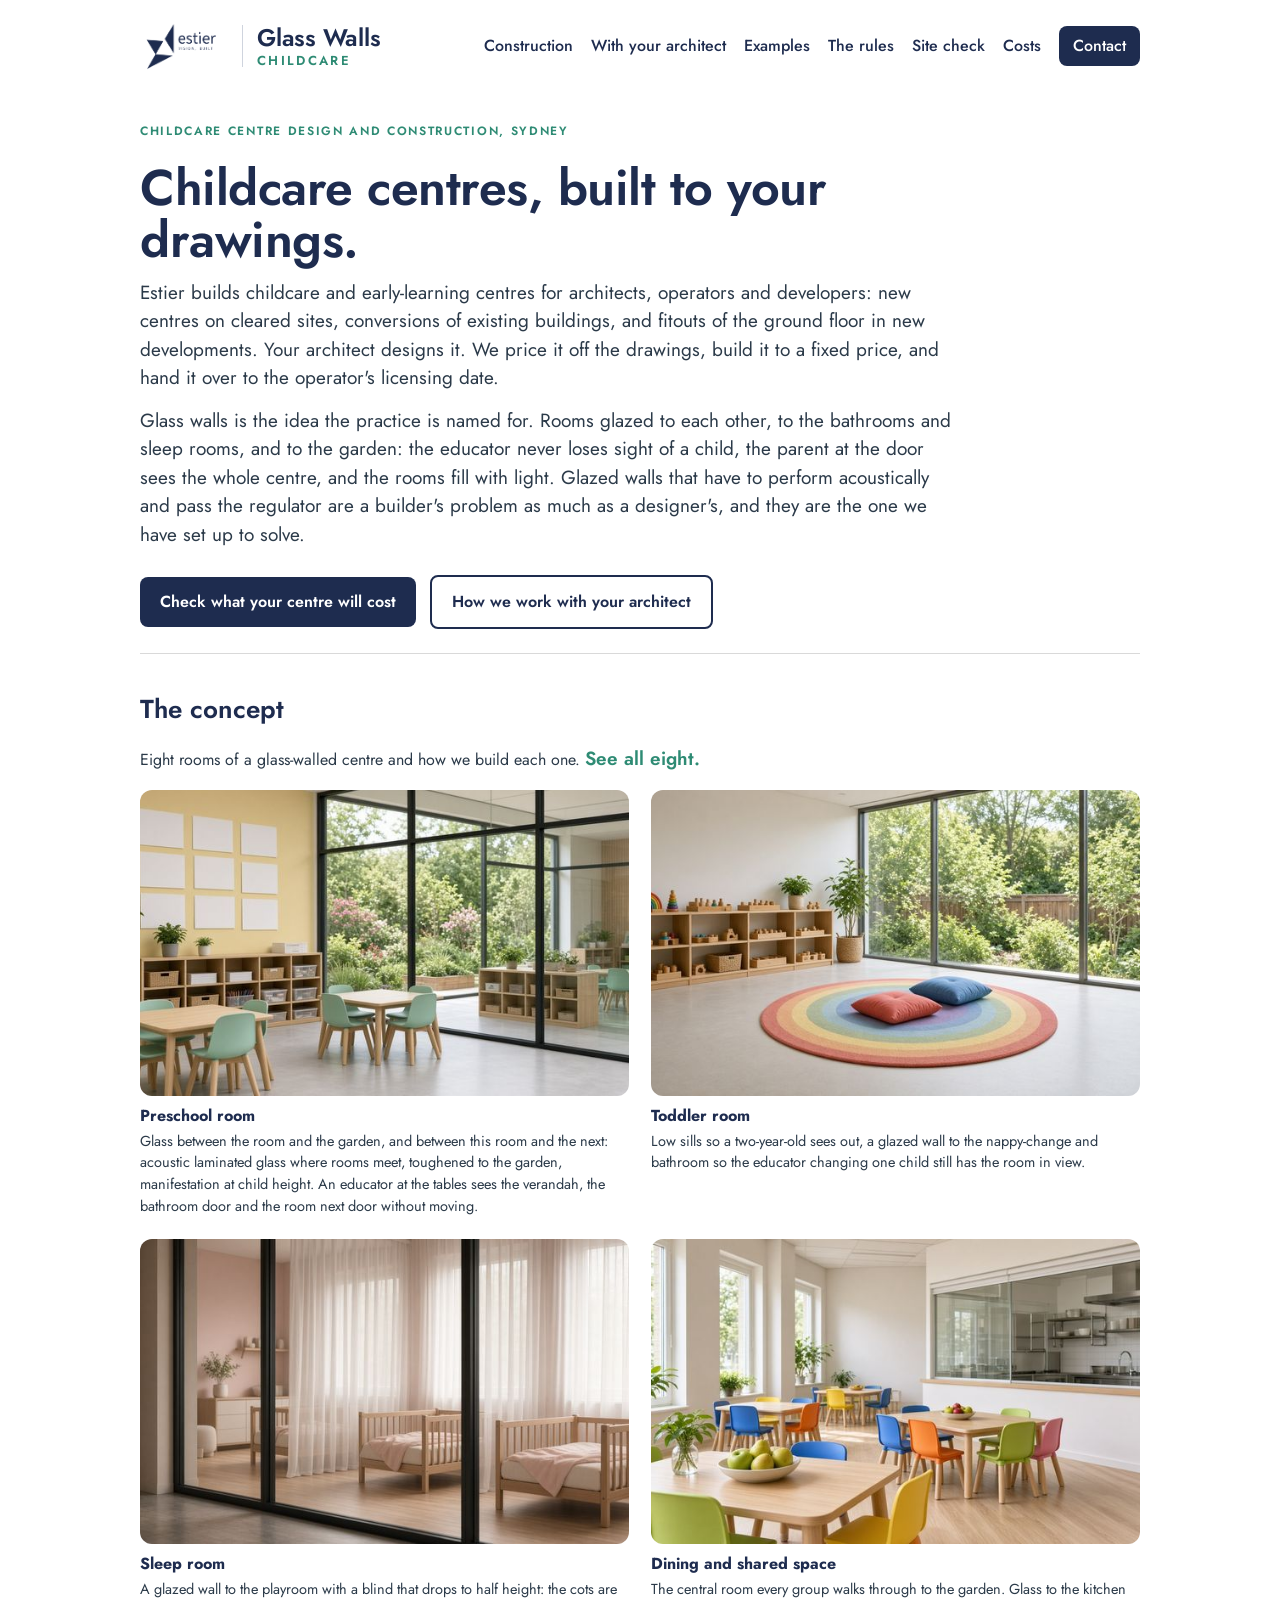
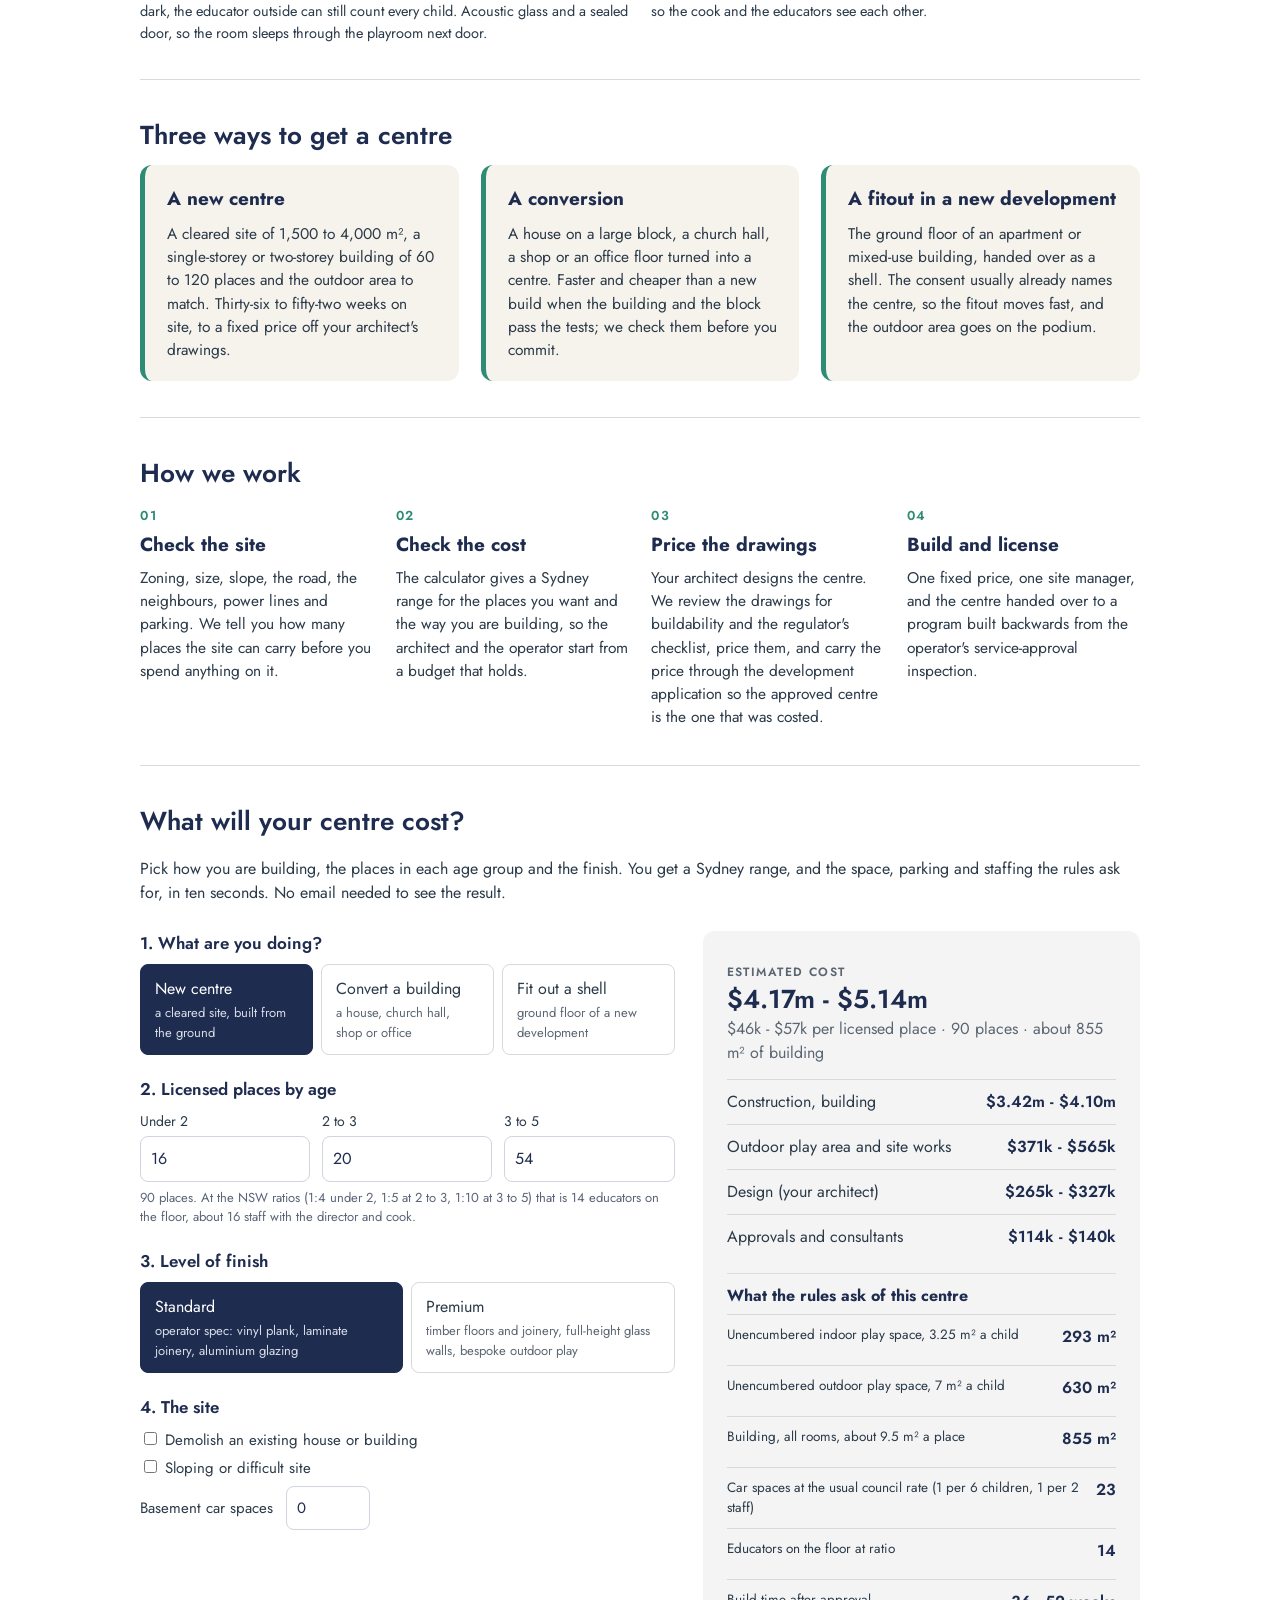
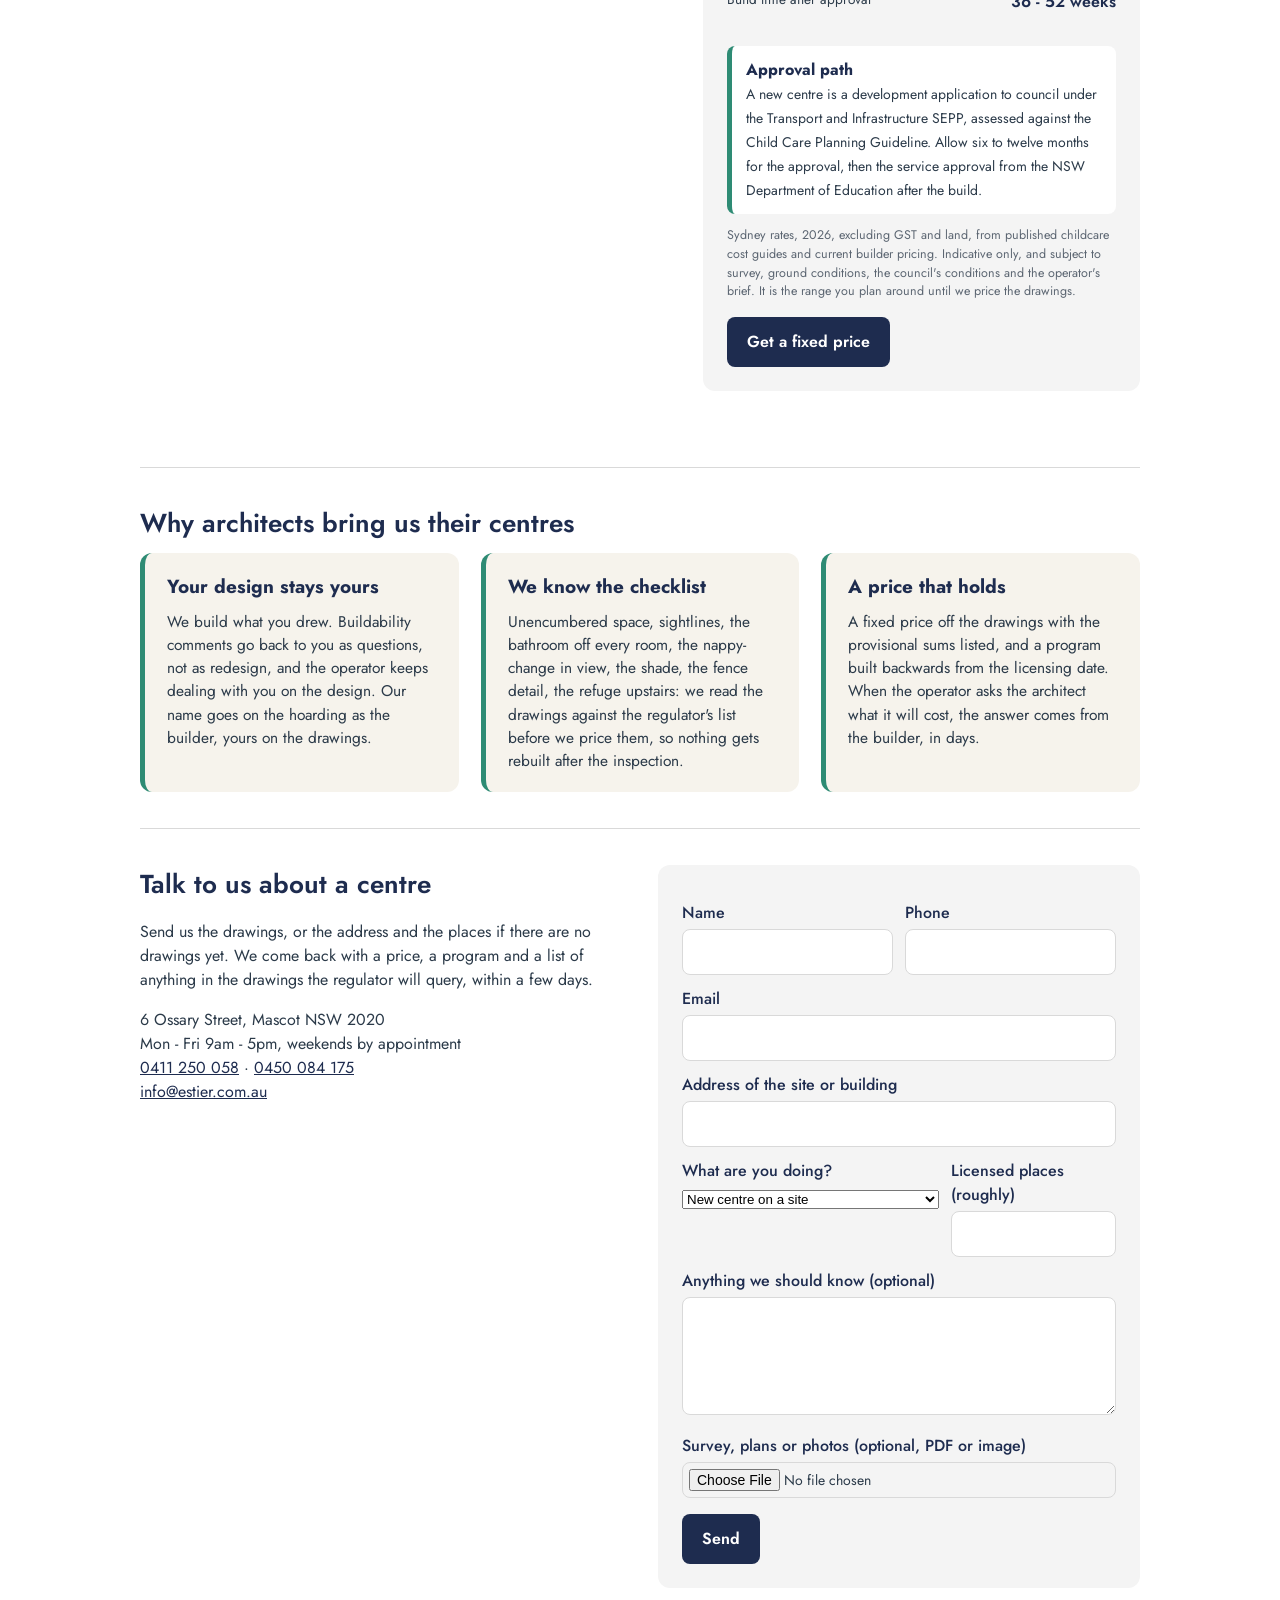
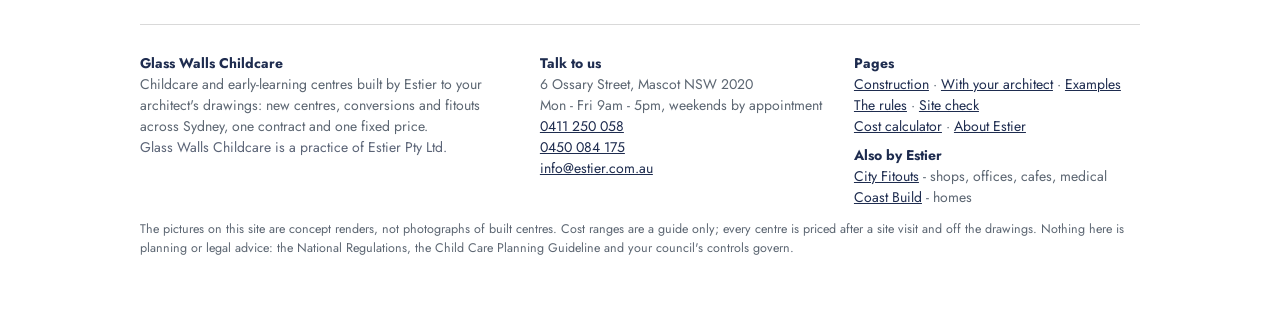
<file: index.html>
<!doctype html>
<html lang="en-AU">
<head>
<meta charset="utf-8">
<meta name="viewport" content="width=device-width,initial-scale=1">
<title>Glass Walls Childcare - childcare centre builders, Sydney | Estier</title>
<meta name="description" content="Estier builds childcare and early-learning centres across Sydney to your architect's drawings: new centres, conversions and fitouts, priced off the drawings and built to the licensing date. Check the cost of your centre in ten seconds.">
<link rel="canonical" href="https://glasswallschildcare.com/">
<meta property="og:title" content="Glass Walls Childcare - childcare centre builders, Sydney | Estier">
<meta property="og:description" content="Estier builds childcare and early-learning centres across Sydney to your architect's drawings: new centres, conversions and fitouts, priced off the drawings and built to the licensing date. Check the cost of your centre in ten seconds.">
<meta property="og:url" content="https://glasswallschildcare.com/">
<meta property="og:type" content="website">
<meta property="og:image" content="https://glasswallschildcare.com/images/preschool-room.jpg">
<link rel="icon" href="data:image/svg+xml,%3Csvg xmlns='http://www.w3.org/2000/svg' viewBox='0 0 48 48'%3E%3Crect x='6' y='8' width='36' height='32' rx='3' fill='none' stroke='%231E2C4F' stroke-width='4'/%3E%3Cline x1='24' y1='8' x2='24' y2='40' stroke='%232E8B74' stroke-width='4'/%3E%3Cline x1='6' y1='24' x2='42' y2='24' stroke='%232E8B74' stroke-width='4'/%3E%3C/svg%3E">
<link rel="preconnect" href="https://fonts.googleapis.com"><link rel="preconnect" href="https://fonts.gstatic.com" crossorigin>
<link href="https://fonts.googleapis.com/css2?family=Jost:wght@400;500;600;700&display=swap" rel="stylesheet">
<link rel="stylesheet" href="/style.css">
<link rel="stylesheet" href="/gw.css">
<script async src="https://www.googletagmanager.com/gtag/js?id=G-9XJ7DRJZG0"></script><script>window.dataLayer=window.dataLayer||[];function gtag(){dataLayer.push(arguments);}gtag("js",new Date());gtag("config","G-9XJ7DRJZG0");</script>
</head>
<body>
<div class="wrap">
  <header class="top">
    <a class="brand" href="/"><img src="/images/estier-logo.png" alt="Estier" width="118" height="75"><span class="bname"><b>Glass Walls</b><small>Childcare</small></span></a>
    <nav><a href="/childcare-centre-construction-sydney">Construction</a><a href="/working-with-architects">With your architect</a><a href="/examples">Examples</a><a href="/childcare-centre-rules-nsw">The rules</a><a href="/childcare-site-check">Site check</a><a href="/childcare-centre-cost">Costs</a><a class="cta" href="/contact">Contact</a></nav>
  </header>

  <section class="hero">
    <div class="kick">Childcare centre design and construction, Sydney</div>
    <h1>Childcare centres, built to your drawings.</h1>
    <p>Estier builds childcare and early-learning centres for architects, operators and developers: new centres on cleared sites, conversions of existing buildings, and fitouts of the ground floor in new developments. Your architect designs it. We price it off the drawings, build it to a fixed price, and hand it over to the operator's licensing date.</p>
    <p>Glass walls is the idea the practice is named for. Rooms glazed to each other, to the bathrooms and sleep rooms, and to the garden: the educator never loses sight of a child, the parent at the door sees the whole centre, and the rooms fill with light. Glazed walls that have to perform acoustically and pass the regulator are a builder's problem as much as a designer's, and they are the one we have set up to solve.</p>
    <p><a class="btn" href="/childcare-centre-cost">Check what your centre will cost</a> <a class="btn ghost" href="/working-with-architects">How we work with your architect</a></p>
  </section>
  <section class="band">
    <h2>The concept</h2>
    <p>Eight rooms of a glass-walled centre and how we build each one. <a class="textlink" href="/examples">See all eight.</a></p>
    <div class="gallery"><figure><a href="/examples#preschool-room"><img src="/images/preschool-room-s.jpg" alt="Preschool room: glass-walled childcare centre" loading="lazy" width="640" height="360"></a><figcaption><b>Preschool room</b> Glass between the room and the garden, and between this room and the next: acoustic laminated glass where rooms meet, toughened to the garden, manifestation at child height. An educator at the tables sees the verandah, the bathroom door and the room next door without moving.</figcaption></figure><figure><a href="/examples#toddler-room"><img src="/images/toddler-room-s.jpg" alt="Toddler room: glass-walled childcare centre" loading="lazy" width="640" height="360"></a><figcaption><b>Toddler room</b> Low sills so a two-year-old sees out, a glazed wall to the nappy-change and bathroom so the educator changing one child still has the room in view.</figcaption></figure><figure><a href="/examples#sleep-room"><img src="/images/sleep-room-s.jpg" alt="Sleep room: glass-walled childcare centre" loading="lazy" width="640" height="360"></a><figcaption><b>Sleep room</b> A glazed wall to the playroom with a blind that drops to half height: the cots are dark, the educator outside can still count every child. Acoustic glass and a sealed door, so the room sleeps through the playroom next door.</figcaption></figure><figure><a href="/examples#dining-room"><img src="/images/dining-room-s.jpg" alt="Dining and shared space: glass-walled childcare centre" loading="lazy" width="640" height="360"></a><figcaption><b>Dining and shared space</b> The central room every group walks through to the garden. Glass to the kitchen so the cook and the educators see each other.</figcaption></figure></div>
  </section>
  <section class="band">
    <h2>Three ways to get a centre</h2>
    <div class="cards three">
      <div class="card"><h3><a href="/childcare-centre-construction-sydney#new">A new centre</a></h3><p>A cleared site of 1,500 to 4,000 m², a single-storey or two-storey building of 60 to 120 places and the outdoor area to match. Thirty-six to fifty-two weeks on site, to a fixed price off your architect's drawings.</p></div>
      <div class="card"><h3><a href="/childcare-centre-construction-sydney#convert">A conversion</a></h3><p>A house on a large block, a church hall, a shop or an office floor turned into a centre. Faster and cheaper than a new build when the building and the block pass the tests; we check them before you commit.</p></div>
      <div class="card"><h3><a href="/childcare-centre-construction-sydney#shell">A fitout in a new development</a></h3><p>The ground floor of an apartment or mixed-use building, handed over as a shell. The consent usually already names the centre, so the fitout moves fast, and the outdoor area goes on the podium.</p></div>
    </div>
  </section>
  
  <section class="band">
    <h2>How we work</h2>
    <div class="steps four">
      <div><span class="num">01</span><h3>Check the site</h3><p>Zoning, size, slope, the road, the neighbours, power lines and parking. We tell you how many places the site can carry before you spend anything on it.</p></div>
      <div><span class="num">02</span><h3>Check the cost</h3><p>The calculator gives a Sydney range for the places you want and the way you are building, so the architect and the operator start from a budget that holds.</p></div>
      <div><span class="num">03</span><h3>Price the drawings</h3><p>Your architect designs the centre. We review the drawings for buildability and the regulator's checklist, price them, and carry the price through the development application so the approved centre is the one that was costed.</p></div>
      <div><span class="num">04</span><h3>Build and license</h3><p>One fixed price, one site manager, and the centre handed over to a program built backwards from the operator's service-approval inspection.</p></div>
    </div>
  </section>
  
  <section class="band" id="checker">
    <h2>What will your centre cost?</h2>
    <p>Pick how you are building, the places in each age group and the finish. You get a Sydney range, and the space, parking and staffing the rules ask for, in ten seconds. No email needed to see the result.</p>
    
  <div class="calc" id="calc">
    <div>
      <div class="q"><label class="h">1. What are you doing?</label>
        <div class="opts" id="type">
          <button class="opt on" data-v="new">New centre<small>a cleared site, built from the ground</small></button>
          <button class="opt" data-v="conv">Convert a building<small>a house, church hall, shop or office</small></button>
          <button class="opt" data-v="shell">Fit out a shell<small>ground floor of a new development</small></button>
        </div></div>
      <div class="q"><label class="h">2. Licensed places by age</label>
        <div class="three"><div><label for="p0">Under 2</label><input type="number" id="p0" value="16" min="0" max="80" step="1"></div><div><label for="p2">2 to 3</label><input type="number" id="p2" value="20" min="0" max="80" step="1"></div><div><label for="p3">3 to 5</label><input type="number" id="p3" value="54" min="0" max="150" step="1"></div></div>
        <p class="hint" id="placesHint"></p></div>
      <div class="q"><label class="h">3. Level of finish</label>
        <div class="opts" id="grade">
          <button class="opt on" data-v="std">Standard<small>operator spec: vinyl plank, laminate joinery, aluminium glazing</small></button>
          <button class="opt" data-v="prem">Premium<small>timber floors and joinery, full-height glass walls, bespoke outdoor play</small></button>
        </div></div>
      <div class="q"><label class="h">4. The site</label>
        <label class="chk nb"><input type="checkbox" id="demo"> Demolish an existing house or building</label>
        <label class="chk"><input type="checkbox" id="slope"> Sloping or difficult site</label>
        <label class="chk nb">Basement car spaces <input type="number" id="bays" value="0" min="0" max="60" style="width:84px;margin-left:8px"></label></div>
    </div>
    <aside class="result" id="result">
      <div class="cap">Estimated cost</div>
      <div class="big" id="cost">-</div>
      <div class="sub" id="perplace">-</div>
      <div class="row"><span>Construction, building</span><b id="cCon">-</b></div>
      <div class="row"><span>Outdoor play area and site works</span><b id="cOut">-</b></div>
      <div class="row"><span>Design (your architect)</span><b id="cDes">-</b></div>
      <div class="row"><span>Approvals and consultants</span><b id="cApp">-</b></div>
      <div class="mins" id="mins"></div>
      <div class="appr" id="appr"></div>
      <div class="fine">Sydney rates, 2026, excluding GST and land, from published childcare cost guides and current builder pricing. Indicative only, and subject to survey, ground conditions, the council's conditions and the operator's brief. It is the range you plan around until we price the drawings.</div>
      <p style="margin:16px 0 0"><a class="btn" href="/contact">Get a fixed price</a></p>
    </aside>
  </div>

  </section>
  <section class="band">
    <h2>Why architects bring us their centres</h2>
    <div class="cards three">
      <div class="card"><h3>Your design stays yours</h3><p>We build what you drew. Buildability comments go back to you as questions, not as redesign, and the operator keeps dealing with you on the design. Our name goes on the hoarding as the builder, yours on the drawings.</p></div>
      <div class="card"><h3>We know the checklist</h3><p>Unencumbered space, sightlines, the bathroom off every room, the nappy-change in view, the shade, the fence detail, the refuge upstairs: we read the drawings against the regulator's list before we price them, so nothing gets rebuilt after the inspection.</p></div>
      <div class="card"><h3>A price that holds</h3><p>A fixed price off the drawings with the provisional sums listed, and a program built backwards from the licensing date. When the operator asks the architect what it will cost, the answer comes from the builder, in days.</p></div>
    </div>
  </section>
  <section class="band two-col">
    <div>
      <h2>Talk to us about a centre</h2>
      <p>Send us the drawings, or the address and the places if there are no drawings yet. We come back with a price, a program and a list of anything in the drawings the regulator will query, within a few days.</p>
      <p>6 Ossary Street, Mascot NSW 2020<br>Mon - Fri 9am - 5pm, weekends by appointment<br><a href="tel:0411250058">0411 250 058</a> · <a href="tel:0450084175">0450 084 175</a><br><a href="mailto:info@estier.com.au">info@estier.com.au</a></p>
    </div>
    
    <form class="form" name="childcare-enquiry" method="POST" enctype="multipart/form-data" data-netlify="true" action="/thanks.html">
      <input type="hidden" name="form-name" value="childcare-enquiry">
      <input type="hidden" name="page" value="home">
      <input type="hidden" name="calculator" id="calcField">
      <div class="two"><div><label for="name">Name</label><input id="name" name="name" required></div><div><label for="phone">Phone</label><input id="phone" name="phone" type="tel" required></div></div>
      <label for="email">Email</label><input id="email" name="email" type="email" required>
      <label for="address">Address of the site or building</label><input id="address" name="address" required>
      <div class="two"><div><label for="ptype">What are you doing?</label>
      <select id="ptype" name="project_type"><option>New centre on a site</option><option>Converting an existing building</option><option>Fitting out a shell in a new development</option><option>Not sure yet - checking a site</option></select></div>
      <div><label for="places">Licensed places (roughly)</label><input id="places" name="places" type="number" min="0" max="300"></div></div>
      <label for="notes">Anything we should know (optional)</label><textarea id="notes" name="notes" rows="4"></textarea>
      <label for="plan">Survey, plans or photos (optional, PDF or image)</label><input type="file" id="plan" name="plan" accept="image/*,.pdf">
      <p style="margin:16px 0 0"><button class="btn" type="submit">Send</button></p>
    </form>
  </section>
<script type="application/ld+json">{"@context":"https://schema.org","@type":"GeneralContractor","name":"Glass Walls Childcare by Estier","url":"https://glasswallschildcare.com/","telephone":"+61 0411 250 058","email":"info@estier.com.au","image":"https://glasswallschildcare.com/images/preschool-room.jpg","areaServed":"Sydney, NSW","address":{"@type":"PostalAddress","streetAddress":"6 Ossary Street","addressLocality":"Mascot","addressRegion":"NSW","postalCode":"2020","addressCountry":"AU"},"description":"Childcare and early-learning centre construction in Sydney: new centres, conversions and fitouts built to architects' drawings at a fixed price."}</script>

<script>
// Sydney 2026 ranges per m2 of building, by scenario and finish. Building area allowed at 9.5 m2 per licensed place (playrooms at 3.25 m2 unencumbered, plus cot rooms, bathrooms, kitchen, laundry, staff, storage, circulation).
const T={new:{name:'New centre',gfa:9.5,r:{std:[4000,4800],prem:[4800,5800]},out:{std:[350,500],prem:[500,750]},site:[150000,250000],weeks:[36,52],
   ap:'A new centre is a development application to council under the Transport and Infrastructure SEPP, assessed against the Child Care Planning Guideline. Allow six to twelve months for the approval, then the service approval from the NSW Department of Education after the build.'},
 conv:{name:'Conversion',gfa:9.5,r:{std:[2600,3300],prem:[3300,4200]},out:{std:[350,500],prem:[500,750]},site:[60000,120000],weeks:[20,30],
   ap:'Converting a building to a centre is a change of use and a development application, with the same space, parking and outdoor rules as a new centre. Existing buildings rarely give 3.25 m2 a child without opening walls, so the structure is checked first.'},
 shell:{name:'Fitout of a shell',gfa:9.5,r:{std:[2000,2600],prem:[2600,3300]},out:{std:[500,800],prem:[800,1100]},site:[0,0],weeks:[14,22],
   ap:'If the development consent already names a centre-based child care facility on the ground floor, the fitout can go through a private certifier. If it does not, it is a development application. The outdoor area is usually a podium or rooftop with a fall-height fence and soft-fall over the slab.'}};
const DES={std:0.07,prem:0.09}, APP={std:0.03,prem:0.04}, ADDS={demo:[40000,80000],bay:[75000,110000],slope:[0.08,0.15]};
const S={type:'new',grade:'std'};
const $=id=>document.getElementById(id);
const money=n=>n>=1000000?'$'+(n/1000000).toFixed(n<10000000?2:1)+'m':'$'+Math.round(n/1000)+'k';
const n=id=>Math.max(0,Math.round(+$(id).value||0));
function calc(){
  const t=T[S.type], g=S.grade, p0=n('p0'), p2=n('p2'), p3=n('p3'), places=p0+p2+p3;
  $('qDemo')&&0; [...document.querySelectorAll('.nb')].forEach(x=>x.style.display=S.type==='shell'?'none':'');
  const ed=Math.ceil(p0/4)+Math.ceil(p2/5)+Math.ceil(p3/10), staff=ed+2;
  const indoor=Math.ceil(places*3.25), outdoor=places*7, gfa=Math.round(places*t.gfa);
  const park=Math.ceil(places/6)+Math.ceil(staff/2);
  $('placesHint').textContent=places?(places+' places. At the NSW ratios (1:4 under 2, 1:5 at 2 to 3, 1:10 at 3 to 5) that is '+ed+' educators on the floor, about '+staff+' staff with the director and cook.'):'Put in the places in each age group.';
  if(!places){ $('cost').textContent='-'; $('perplace').textContent='Put in the licensed places to see the range.'; $('mins').innerHTML=''; return; }
  let con=[gfa*t.r[g][0],gfa*t.r[g][1]];
  if($('slope').checked){con=[con[0]*(1+ADDS.slope[0]),con[1]*(1+ADDS.slope[1])];}
  let out=[outdoor*t.out[g][0]+t.site[0],outdoor*t.out[g][1]+t.site[1]];
  if(S.type!=='shell'){ if($('demo').checked){out[0]+=ADDS.demo[0];out[1]+=ADDS.demo[1];} const b=n('bays'); out[0]+=b*ADDS.bay[0]; out[1]+=b*ADDS.bay[1]; }
  const base=[con[0]+out[0],con[1]+out[1]];
  const des=[base[0]*DES[g],base[1]*DES[g]], app=[base[0]*APP[g],base[1]*APP[g]], tot=[base[0]+des[0]+app[0],base[1]+des[1]+app[1]];
  const rng=r=>money(r[0])+' - '+money(r[1]);
  $('cost').textContent=rng(tot);
  $('perplace').textContent=money(tot[0]/places)+' - '+money(tot[1]/places)+' per licensed place · '+places+' places · about '+gfa.toLocaleString('en-AU')+' m² of building';
  $('cCon').textContent=rng(con); $('cOut').textContent=rng(out); $('cDes').textContent=rng(des); $('cApp').textContent=rng(app);
  $('mins').innerHTML='<b>What the rules ask of this centre</b><div class="row"><span>Unencumbered indoor play space, 3.25 m² a child</span><b>'+indoor+' m²</b></div><div class="row"><span>Unencumbered outdoor play space, 7 m² a child</span><b>'+outdoor+' m²</b></div><div class="row"><span>Building, all rooms, about 9.5 m² a place</span><b>'+gfa.toLocaleString('en-AU')+' m²</b></div><div class="row"><span>Car spaces at the usual council rate (1 per 6 children, 1 per 2 staff)</span><b>'+park+'</b></div><div class="row"><span>Educators on the floor at ratio</span><b>'+ed+'</b></div><div class="row"><span>Build time after approval</span><b>'+t.weeks[0]+' - '+t.weeks[1]+' weeks</b></div>';
  $('appr').innerHTML='<b>Approval path</b><span>'+t.ap+'</span>';
  const line=t.name+' | '+places+' places ('+p0+'/'+p2+'/'+p3+') | '+g+' finish | demo:'+($('demo').checked?'y':'n')+' slope:'+($('slope').checked?'y':'n')+' bays:'+n('bays')+' | '+rng(tot)+' (building '+rng(con)+', outdoor and site '+rng(out)+', design '+rng(des)+', approvals '+rng(app)+')';
  try{sessionStorage.setItem('gw_calc',line)}catch(e){}
  const cf=$('calcField'); if(cf) cf.value=line;
}
$('type').addEventListener('click',e=>{const b=e.target.closest('.opt');if(!b)return;[...$('type').children].forEach(x=>x.classList.remove('on'));b.classList.add('on');S.type=b.dataset.v;calc();});
$('grade').addEventListener('click',e=>{const b=e.target.closest('.opt');if(!b)return;[...$('grade').children].forEach(x=>x.classList.remove('on'));b.classList.add('on');S.grade=b.dataset.v;calc();});
['p0','p2','p3','bays'].forEach(id=>$(id).addEventListener('input',calc));
['demo','slope'].forEach(id=>$(id).addEventListener('change',calc));
const pre=new URLSearchParams(location.search).get('type'); if(pre&&T[pre]){S.type=pre;[...$('type').children].forEach(x=>x.classList.toggle('on',x.dataset.v===pre));}
calc();
</script>

  <footer>
    <div class="fcols">
      <div><b>Glass Walls Childcare</b><br>Childcare and early-learning centres built by Estier to your architect's drawings: new centres, conversions and fitouts across Sydney, one contract and one fixed price.<br><span class="muted">Glass Walls Childcare is a practice of Estier Pty Ltd.</span></div>
      <div><b>Talk to us</b><br>6 Ossary Street, Mascot NSW 2020<br>Mon - Fri 9am - 5pm, weekends by appointment<br><a href="tel:0411250058">0411 250 058</a><br><a href="tel:0450084175">0450 084 175</a><br><a href="mailto:info@estier.com.au">info@estier.com.au</a></div>
      <div><b>Pages</b><br><a href="/childcare-centre-construction-sydney">Construction</a> · <a href="/working-with-architects">With your architect</a> · <a href="/examples">Examples</a><br><a href="/childcare-centre-rules-nsw">The rules</a> · <a href="/childcare-site-check">Site check</a><br><a href="/childcare-centre-cost">Cost calculator</a> · <a href="/about">About Estier</a><br><b style="display:block;margin-top:8px">Also by Estier</b><a href="https://cityfitouts.com.au">City Fitouts</a> - shops, offices, cafes, medical<br><a href="https://coastbuild.com.au">Coast Build</a> - homes</div>
    </div>
    <p class="fine">The pictures on this site are concept renders, not photographs of built centres. Cost ranges are a guide only; every centre is priced after a site visit and off the drawings. Nothing here is planning or legal advice: the National Regulations, the Child Care Planning Guideline and your council's controls govern.</p>
  </footer>
</div>
</body></html>
</file>
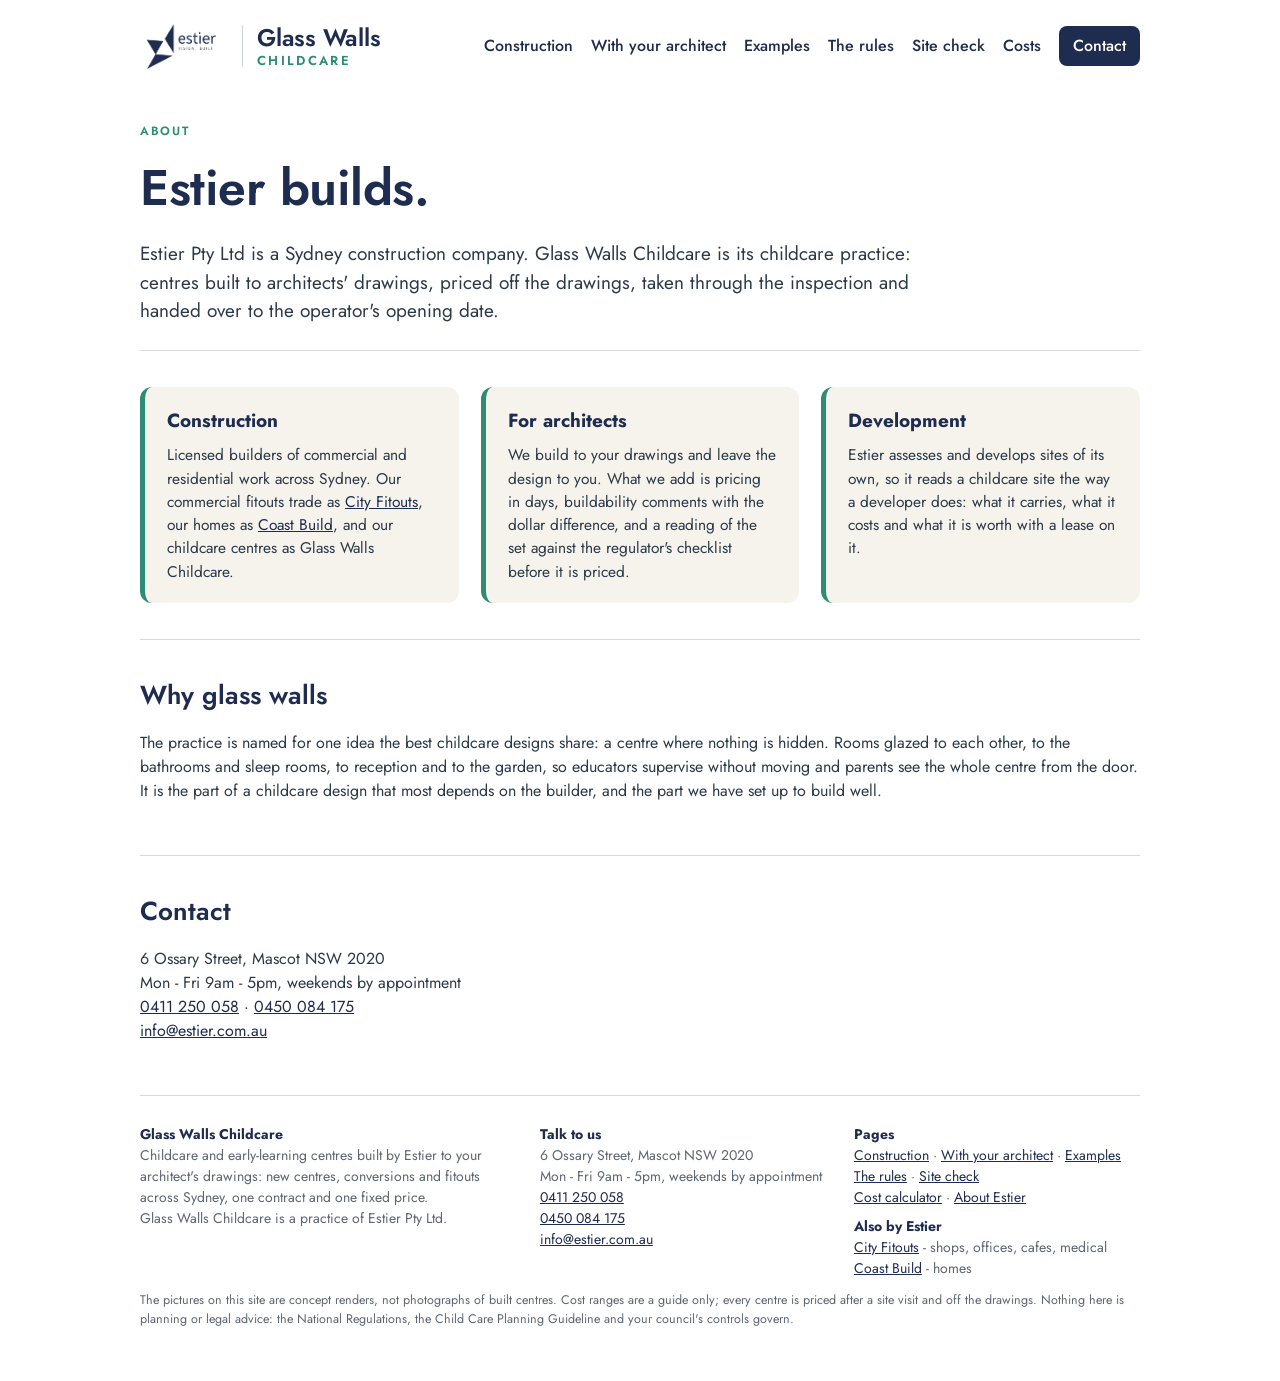
<file: about.html>
<!doctype html>
<html lang="en-AU">
<head>
<meta charset="utf-8">
<meta name="viewport" content="width=device-width,initial-scale=1">
<title>About Estier | Glass Walls Childcare</title>
<meta name="description" content="Estier is a Sydney construction company. Glass Walls Childcare is its childcare centre practice: centres built to architects' drawings, priced off the drawings and handed over to the licensing date.">
<link rel="canonical" href="https://glasswallschildcare.com/about">
<meta property="og:title" content="About Estier | Glass Walls Childcare">
<meta property="og:description" content="Estier is a Sydney construction company. Glass Walls Childcare is its childcare centre practice: centres built to architects' drawings, priced off the drawings and handed over to the licensing date.">
<meta property="og:url" content="https://glasswallschildcare.com/about">
<meta property="og:type" content="website">
<meta property="og:image" content="https://glasswallschildcare.com/images/dining-room.jpg">
<link rel="icon" href="data:image/svg+xml,%3Csvg xmlns='http://www.w3.org/2000/svg' viewBox='0 0 48 48'%3E%3Crect x='6' y='8' width='36' height='32' rx='3' fill='none' stroke='%231E2C4F' stroke-width='4'/%3E%3Cline x1='24' y1='8' x2='24' y2='40' stroke='%232E8B74' stroke-width='4'/%3E%3Cline x1='6' y1='24' x2='42' y2='24' stroke='%232E8B74' stroke-width='4'/%3E%3C/svg%3E">
<link rel="preconnect" href="https://fonts.googleapis.com"><link rel="preconnect" href="https://fonts.gstatic.com" crossorigin>
<link href="https://fonts.googleapis.com/css2?family=Jost:wght@400;500;600;700&display=swap" rel="stylesheet">
<link rel="stylesheet" href="/style.css">
<link rel="stylesheet" href="/gw.css">
<script async src="https://www.googletagmanager.com/gtag/js?id=G-9XJ7DRJZG0"></script><script>window.dataLayer=window.dataLayer||[];function gtag(){dataLayer.push(arguments);}gtag("js",new Date());gtag("config","G-9XJ7DRJZG0");</script>
</head>
<body>
<div class="wrap">
  <header class="top">
    <a class="brand" href="/"><img src="/images/estier-logo.png" alt="Estier" width="118" height="75"><span class="bname"><b>Glass Walls</b><small>Childcare</small></span></a>
    <nav><a href="/childcare-centre-construction-sydney">Construction</a><a href="/working-with-architects">With your architect</a><a href="/examples">Examples</a><a href="/childcare-centre-rules-nsw">The rules</a><a href="/childcare-site-check">Site check</a><a href="/childcare-centre-cost">Costs</a><a class="cta" href="/contact">Contact</a></nav>
  </header>

  <section class="hero"><div class="kick">About</div><h1>Estier builds.</h1>
    <p>Estier Pty Ltd is a Sydney construction company. Glass Walls Childcare is its childcare practice: centres built to architects' drawings, priced off the drawings, taken through the inspection and handed over to the operator's opening date.</p></section>
  <section class="band">
    <div class="cards three">
      <div class="card"><h3>Construction</h3><p>Licensed builders of commercial and residential work across Sydney. Our commercial fitouts trade as <a href="https://cityfitouts.com.au">City Fitouts</a>, our homes as <a href="https://coastbuild.com.au">Coast Build</a>, and our childcare centres as Glass Walls Childcare.</p></div>
      <div class="card"><h3>For architects</h3><p>We build to your drawings and leave the design to you. What we add is pricing in days, buildability comments with the dollar difference, and a reading of the set against the regulator's checklist before it is priced.</p></div>
      <div class="card"><h3>Development</h3><p>Estier assesses and develops sites of its own, so it reads a childcare site the way a developer does: what it carries, what it costs and what it is worth with a lease on it.</p></div>
    </div>
  </section>
  <section class="band">
    <h2>Why glass walls</h2>
    <p>The practice is named for one idea the best childcare designs share: a centre where nothing is hidden. Rooms glazed to each other, to the bathrooms and sleep rooms, to reception and to the garden, so educators supervise without moving and parents see the whole centre from the door. It is the part of a childcare design that most depends on the builder, and the part we have set up to build well.</p>
  </section>
  <section class="band">
    <h2>Contact</h2>
    <p>6 Ossary Street, Mascot NSW 2020<br>Mon - Fri 9am - 5pm, weekends by appointment<br><a href="tel:0411250058">0411 250 058</a> · <a href="tel:0450084175">0450 084 175</a><br><a href="mailto:info@estier.com.au">info@estier.com.au</a></p>
  </section>

  <footer>
    <div class="fcols">
      <div><b>Glass Walls Childcare</b><br>Childcare and early-learning centres built by Estier to your architect's drawings: new centres, conversions and fitouts across Sydney, one contract and one fixed price.<br><span class="muted">Glass Walls Childcare is a practice of Estier Pty Ltd.</span></div>
      <div><b>Talk to us</b><br>6 Ossary Street, Mascot NSW 2020<br>Mon - Fri 9am - 5pm, weekends by appointment<br><a href="tel:0411250058">0411 250 058</a><br><a href="tel:0450084175">0450 084 175</a><br><a href="mailto:info@estier.com.au">info@estier.com.au</a></div>
      <div><b>Pages</b><br><a href="/childcare-centre-construction-sydney">Construction</a> · <a href="/working-with-architects">With your architect</a> · <a href="/examples">Examples</a><br><a href="/childcare-centre-rules-nsw">The rules</a> · <a href="/childcare-site-check">Site check</a><br><a href="/childcare-centre-cost">Cost calculator</a> · <a href="/about">About Estier</a><br><b style="display:block;margin-top:8px">Also by Estier</b><a href="https://cityfitouts.com.au">City Fitouts</a> - shops, offices, cafes, medical<br><a href="https://coastbuild.com.au">Coast Build</a> - homes</div>
    </div>
    <p class="fine">The pictures on this site are concept renders, not photographs of built centres. Cost ranges are a guide only; every centre is priced after a site visit and off the drawings. Nothing here is planning or legal advice: the National Regulations, the Child Care Planning Guideline and your council's controls govern.</p>
  </footer>
</div>
</body></html>
</file>
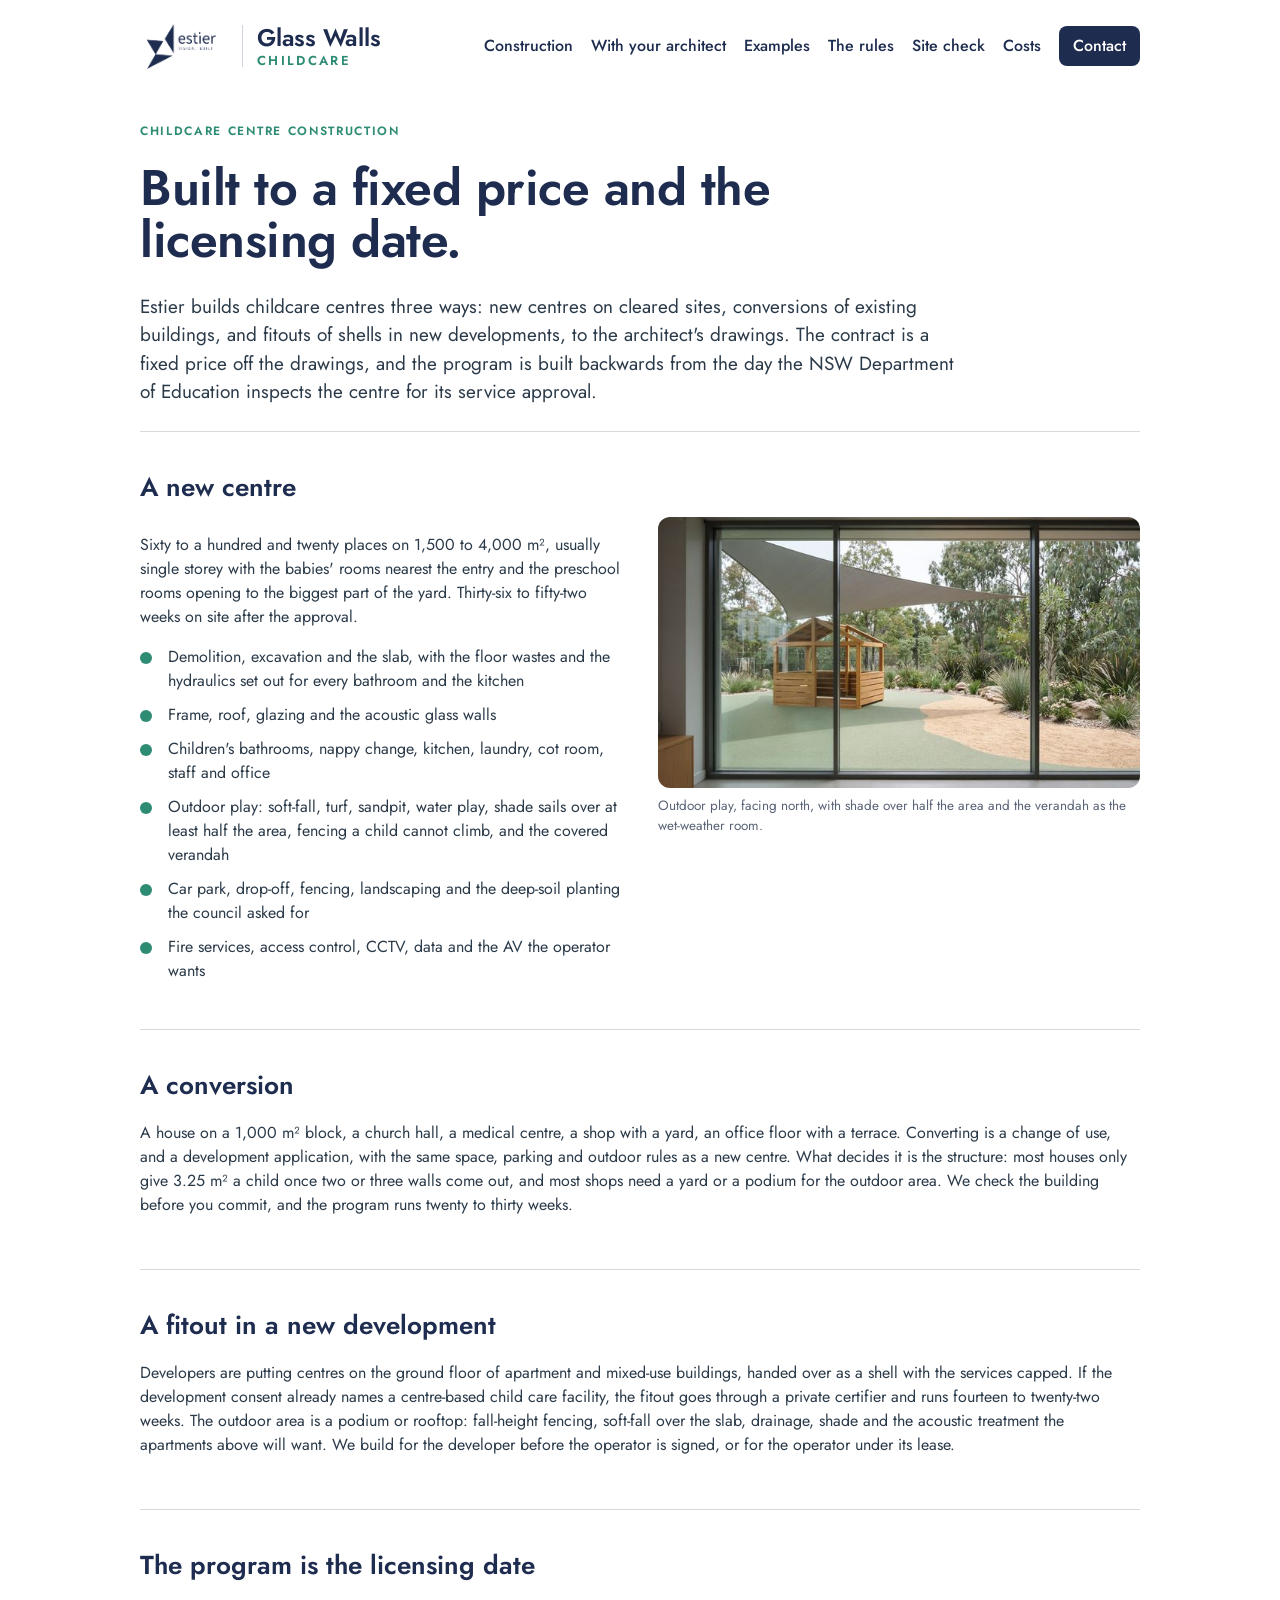
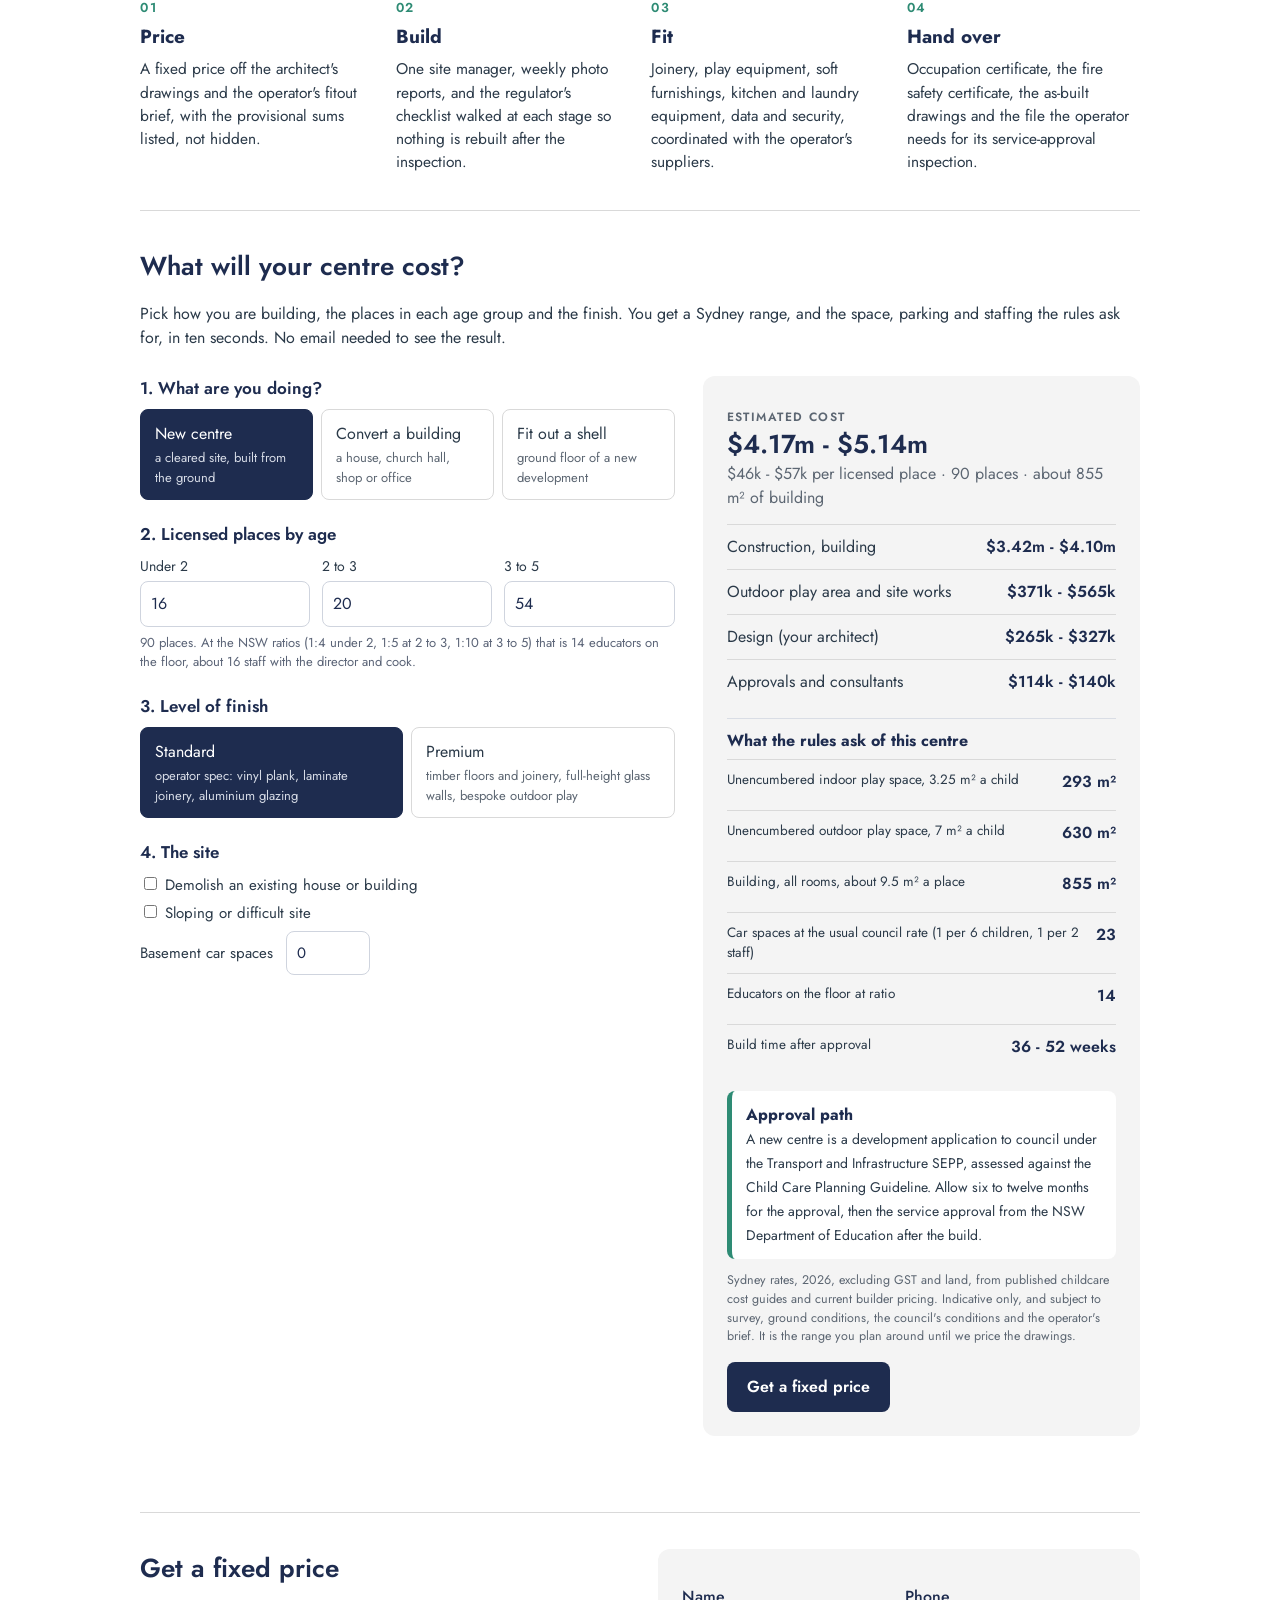
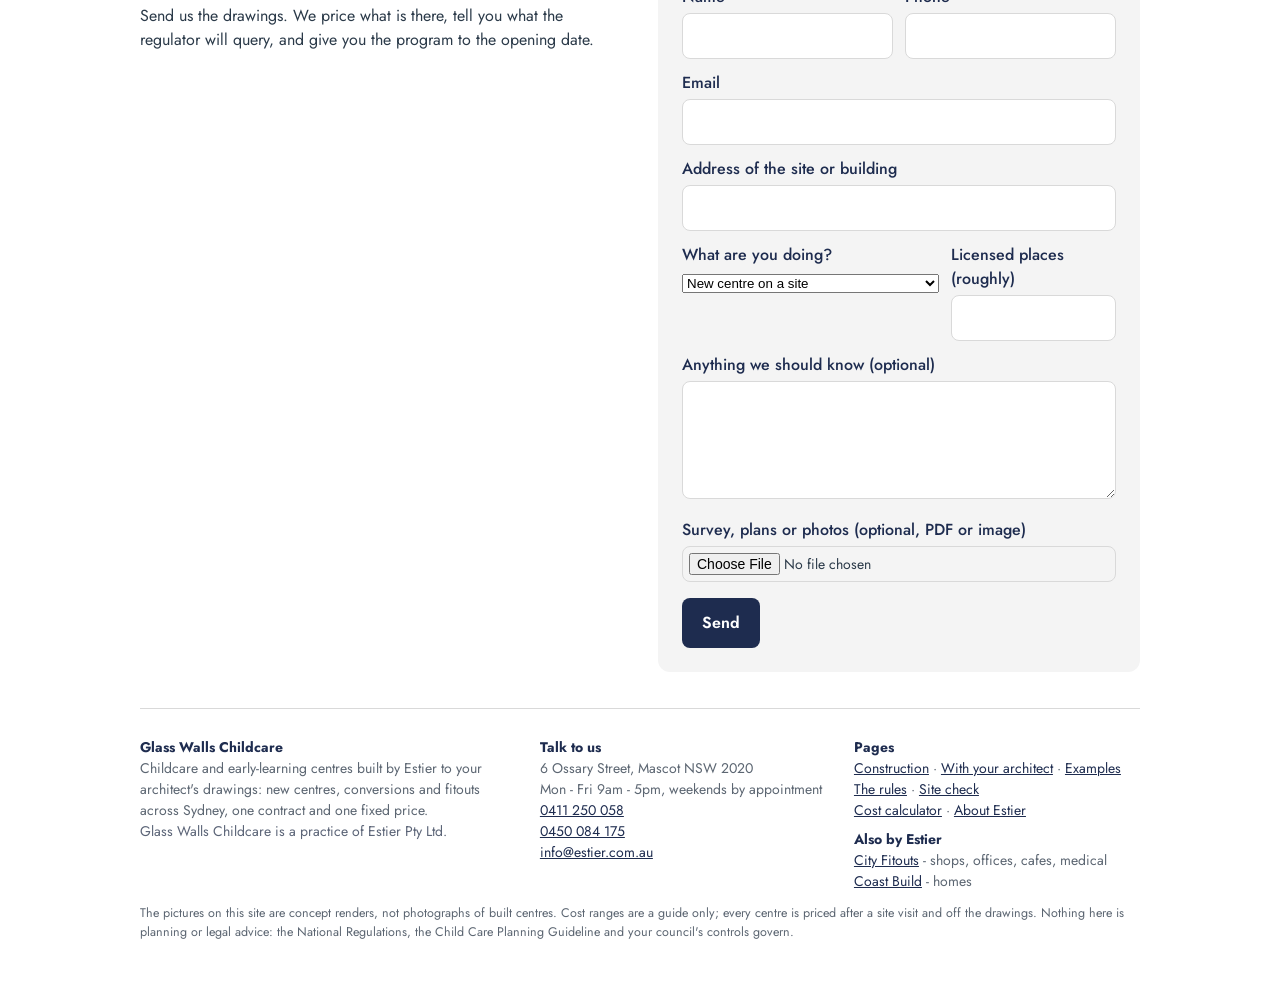
<file: childcare-centre-construction-sydney.html>
<!doctype html>
<html lang="en-AU">
<head>
<meta charset="utf-8">
<meta name="viewport" content="width=device-width,initial-scale=1">
<title>Childcare centre construction, Sydney | Glass Walls Childcare by Estier</title>
<meta name="description" content="Estier builds new childcare centres, converts existing buildings and fits out shells in new developments, to a fixed price and the operator's licensing date.">
<link rel="canonical" href="https://glasswallschildcare.com/childcare-centre-construction-sydney">
<meta property="og:title" content="Childcare centre construction, Sydney | Glass Walls Childcare by Estier">
<meta property="og:description" content="Estier builds new childcare centres, converts existing buildings and fits out shells in new developments, to a fixed price and the operator's licensing date.">
<meta property="og:url" content="https://glasswallschildcare.com/childcare-centre-construction-sydney">
<meta property="og:type" content="website">
<meta property="og:image" content="https://glasswallschildcare.com/images/outdoor-play.jpg">
<link rel="icon" href="data:image/svg+xml,%3Csvg xmlns='http://www.w3.org/2000/svg' viewBox='0 0 48 48'%3E%3Crect x='6' y='8' width='36' height='32' rx='3' fill='none' stroke='%231E2C4F' stroke-width='4'/%3E%3Cline x1='24' y1='8' x2='24' y2='40' stroke='%232E8B74' stroke-width='4'/%3E%3Cline x1='6' y1='24' x2='42' y2='24' stroke='%232E8B74' stroke-width='4'/%3E%3C/svg%3E">
<link rel="preconnect" href="https://fonts.googleapis.com"><link rel="preconnect" href="https://fonts.gstatic.com" crossorigin>
<link href="https://fonts.googleapis.com/css2?family=Jost:wght@400;500;600;700&display=swap" rel="stylesheet">
<link rel="stylesheet" href="/style.css">
<link rel="stylesheet" href="/gw.css">
<script async src="https://www.googletagmanager.com/gtag/js?id=G-9XJ7DRJZG0"></script><script>window.dataLayer=window.dataLayer||[];function gtag(){dataLayer.push(arguments);}gtag("js",new Date());gtag("config","G-9XJ7DRJZG0");</script>
</head>
<body>
<div class="wrap">
  <header class="top">
    <a class="brand" href="/"><img src="/images/estier-logo.png" alt="Estier" width="118" height="75"><span class="bname"><b>Glass Walls</b><small>Childcare</small></span></a>
    <nav><a href="/childcare-centre-construction-sydney">Construction</a><a href="/working-with-architects">With your architect</a><a href="/examples">Examples</a><a href="/childcare-centre-rules-nsw">The rules</a><a href="/childcare-site-check">Site check</a><a href="/childcare-centre-cost">Costs</a><a class="cta" href="/contact">Contact</a></nav>
  </header>

  <section class="hero"><div class="kick">Childcare centre construction</div><h1>Built to a fixed price and the licensing date.</h1>
    <p>Estier builds childcare centres three ways: new centres on cleared sites, conversions of existing buildings, and fitouts of shells in new developments, to the architect's drawings. The contract is a fixed price off the drawings, and the program is built backwards from the day the NSW Department of Education inspects the centre for its service approval.</p></section>
  <section class="band" id="new">
    <h2>A new centre</h2>
    <div class="two-col">
      <div>
        <p>Sixty to a hundred and twenty places on 1,500 to 4,000 m², usually single storey with the babies' rooms nearest the entry and the preschool rooms opening to the biggest part of the yard. Thirty-six to fifty-two weeks on site after the approval.</p>
        <ul class="ticks"><li>Demolition, excavation and the slab, with the floor wastes and the hydraulics set out for every bathroom and the kitchen</li><li>Frame, roof, glazing and the acoustic glass walls</li><li>Children's bathrooms, nappy change, kitchen, laundry, cot room, staff and office</li><li>Outdoor play: soft-fall, turf, sandpit, water play, shade sails over at least half the area, fencing a child cannot climb, and the covered verandah</li><li>Car park, drop-off, fencing, landscaping and the deep-soil planting the council asked for</li><li>Fire services, access control, CCTV, data and the AV the operator wants</li></ul>
      </div>
      <div><img src="/images/outdoor-play-s.jpg" alt="Outdoor play area design concept" width="640" height="360" loading="lazy"><p class="cap">Outdoor play, facing north, with shade over half the area and the verandah as the wet-weather room.</p></div>
    </div>
  </section>
  <section class="band" id="convert">
    <h2>A conversion</h2>
    <p>A house on a 1,000 m² block, a church hall, a medical centre, a shop with a yard, an office floor with a terrace. Converting is a change of use, and a development application, with the same space, parking and outdoor rules as a new centre. What decides it is the structure: most houses only give 3.25 m² a child once two or three walls come out, and most shops need a yard or a podium for the outdoor area. We check the building before you commit, and the program runs twenty to thirty weeks.</p>
  </section>
  <section class="band" id="shell">
    <h2>A fitout in a new development</h2>
    <p>Developers are putting centres on the ground floor of apartment and mixed-use buildings, handed over as a shell with the services capped. If the development consent already names a centre-based child care facility, the fitout goes through a private certifier and runs fourteen to twenty-two weeks. The outdoor area is a podium or rooftop: fall-height fencing, soft-fall over the slab, drainage, shade and the acoustic treatment the apartments above will want. We build for the developer before the operator is signed, or for the operator under its lease.</p>
  </section>
  <section class="band">
    <h2>The program is the licensing date</h2>
    <div class="steps four">
      <div><span class="num">01</span><h3>Price</h3><p>A fixed price off the architect's drawings and the operator's fitout brief, with the provisional sums listed, not hidden.</p></div>
      <div><span class="num">02</span><h3>Build</h3><p>One site manager, weekly photo reports, and the regulator's checklist walked at each stage so nothing is rebuilt after the inspection.</p></div>
      <div><span class="num">03</span><h3>Fit</h3><p>Joinery, play equipment, soft furnishings, kitchen and laundry equipment, data and security, coordinated with the operator's suppliers.</p></div>
      <div><span class="num">04</span><h3>Hand over</h3><p>Occupation certificate, the fire safety certificate, the as-built drawings and the file the operator needs for its service-approval inspection.</p></div>
    </div>
  </section>
  
  <section class="band" id="checker">
    <h2>What will your centre cost?</h2>
    <p>Pick how you are building, the places in each age group and the finish. You get a Sydney range, and the space, parking and staffing the rules ask for, in ten seconds. No email needed to see the result.</p>
    
  <div class="calc" id="calc">
    <div>
      <div class="q"><label class="h">1. What are you doing?</label>
        <div class="opts" id="type">
          <button class="opt on" data-v="new">New centre<small>a cleared site, built from the ground</small></button>
          <button class="opt" data-v="conv">Convert a building<small>a house, church hall, shop or office</small></button>
          <button class="opt" data-v="shell">Fit out a shell<small>ground floor of a new development</small></button>
        </div></div>
      <div class="q"><label class="h">2. Licensed places by age</label>
        <div class="three"><div><label for="p0">Under 2</label><input type="number" id="p0" value="16" min="0" max="80" step="1"></div><div><label for="p2">2 to 3</label><input type="number" id="p2" value="20" min="0" max="80" step="1"></div><div><label for="p3">3 to 5</label><input type="number" id="p3" value="54" min="0" max="150" step="1"></div></div>
        <p class="hint" id="placesHint"></p></div>
      <div class="q"><label class="h">3. Level of finish</label>
        <div class="opts" id="grade">
          <button class="opt on" data-v="std">Standard<small>operator spec: vinyl plank, laminate joinery, aluminium glazing</small></button>
          <button class="opt" data-v="prem">Premium<small>timber floors and joinery, full-height glass walls, bespoke outdoor play</small></button>
        </div></div>
      <div class="q"><label class="h">4. The site</label>
        <label class="chk nb"><input type="checkbox" id="demo"> Demolish an existing house or building</label>
        <label class="chk"><input type="checkbox" id="slope"> Sloping or difficult site</label>
        <label class="chk nb">Basement car spaces <input type="number" id="bays" value="0" min="0" max="60" style="width:84px;margin-left:8px"></label></div>
    </div>
    <aside class="result" id="result">
      <div class="cap">Estimated cost</div>
      <div class="big" id="cost">-</div>
      <div class="sub" id="perplace">-</div>
      <div class="row"><span>Construction, building</span><b id="cCon">-</b></div>
      <div class="row"><span>Outdoor play area and site works</span><b id="cOut">-</b></div>
      <div class="row"><span>Design (your architect)</span><b id="cDes">-</b></div>
      <div class="row"><span>Approvals and consultants</span><b id="cApp">-</b></div>
      <div class="mins" id="mins"></div>
      <div class="appr" id="appr"></div>
      <div class="fine">Sydney rates, 2026, excluding GST and land, from published childcare cost guides and current builder pricing. Indicative only, and subject to survey, ground conditions, the council's conditions and the operator's brief. It is the range you plan around until we price the drawings.</div>
      <p style="margin:16px 0 0"><a class="btn" href="/contact">Get a fixed price</a></p>
    </aside>
  </div>

  </section>
  <section class="band two-col">
    <div><h2>Get a fixed price</h2><p>Send us the drawings. We price what is there, tell you what the regulator will query, and give you the program to the opening date.</p></div>
    
    <form class="form" name="childcare-enquiry" method="POST" enctype="multipart/form-data" data-netlify="true" action="/thanks.html">
      <input type="hidden" name="form-name" value="childcare-enquiry">
      <input type="hidden" name="page" value="construction">
      <input type="hidden" name="calculator" id="calcField">
      <div class="two"><div><label for="name">Name</label><input id="name" name="name" required></div><div><label for="phone">Phone</label><input id="phone" name="phone" type="tel" required></div></div>
      <label for="email">Email</label><input id="email" name="email" type="email" required>
      <label for="address">Address of the site or building</label><input id="address" name="address" required>
      <div class="two"><div><label for="ptype">What are you doing?</label>
      <select id="ptype" name="project_type"><option>New centre on a site</option><option>Converting an existing building</option><option>Fitting out a shell in a new development</option><option>Not sure yet - checking a site</option></select></div>
      <div><label for="places">Licensed places (roughly)</label><input id="places" name="places" type="number" min="0" max="300"></div></div>
      <label for="notes">Anything we should know (optional)</label><textarea id="notes" name="notes" rows="4"></textarea>
      <label for="plan">Survey, plans or photos (optional, PDF or image)</label><input type="file" id="plan" name="plan" accept="image/*,.pdf">
      <p style="margin:16px 0 0"><button class="btn" type="submit">Send</button></p>
    </form>
  </section>

<script>
// Sydney 2026 ranges per m2 of building, by scenario and finish. Building area allowed at 9.5 m2 per licensed place (playrooms at 3.25 m2 unencumbered, plus cot rooms, bathrooms, kitchen, laundry, staff, storage, circulation).
const T={new:{name:'New centre',gfa:9.5,r:{std:[4000,4800],prem:[4800,5800]},out:{std:[350,500],prem:[500,750]},site:[150000,250000],weeks:[36,52],
   ap:'A new centre is a development application to council under the Transport and Infrastructure SEPP, assessed against the Child Care Planning Guideline. Allow six to twelve months for the approval, then the service approval from the NSW Department of Education after the build.'},
 conv:{name:'Conversion',gfa:9.5,r:{std:[2600,3300],prem:[3300,4200]},out:{std:[350,500],prem:[500,750]},site:[60000,120000],weeks:[20,30],
   ap:'Converting a building to a centre is a change of use and a development application, with the same space, parking and outdoor rules as a new centre. Existing buildings rarely give 3.25 m2 a child without opening walls, so the structure is checked first.'},
 shell:{name:'Fitout of a shell',gfa:9.5,r:{std:[2000,2600],prem:[2600,3300]},out:{std:[500,800],prem:[800,1100]},site:[0,0],weeks:[14,22],
   ap:'If the development consent already names a centre-based child care facility on the ground floor, the fitout can go through a private certifier. If it does not, it is a development application. The outdoor area is usually a podium or rooftop with a fall-height fence and soft-fall over the slab.'}};
const DES={std:0.07,prem:0.09}, APP={std:0.03,prem:0.04}, ADDS={demo:[40000,80000],bay:[75000,110000],slope:[0.08,0.15]};
const S={type:'new',grade:'std'};
const $=id=>document.getElementById(id);
const money=n=>n>=1000000?'$'+(n/1000000).toFixed(n<10000000?2:1)+'m':'$'+Math.round(n/1000)+'k';
const n=id=>Math.max(0,Math.round(+$(id).value||0));
function calc(){
  const t=T[S.type], g=S.grade, p0=n('p0'), p2=n('p2'), p3=n('p3'), places=p0+p2+p3;
  $('qDemo')&&0; [...document.querySelectorAll('.nb')].forEach(x=>x.style.display=S.type==='shell'?'none':'');
  const ed=Math.ceil(p0/4)+Math.ceil(p2/5)+Math.ceil(p3/10), staff=ed+2;
  const indoor=Math.ceil(places*3.25), outdoor=places*7, gfa=Math.round(places*t.gfa);
  const park=Math.ceil(places/6)+Math.ceil(staff/2);
  $('placesHint').textContent=places?(places+' places. At the NSW ratios (1:4 under 2, 1:5 at 2 to 3, 1:10 at 3 to 5) that is '+ed+' educators on the floor, about '+staff+' staff with the director and cook.'):'Put in the places in each age group.';
  if(!places){ $('cost').textContent='-'; $('perplace').textContent='Put in the licensed places to see the range.'; $('mins').innerHTML=''; return; }
  let con=[gfa*t.r[g][0],gfa*t.r[g][1]];
  if($('slope').checked){con=[con[0]*(1+ADDS.slope[0]),con[1]*(1+ADDS.slope[1])];}
  let out=[outdoor*t.out[g][0]+t.site[0],outdoor*t.out[g][1]+t.site[1]];
  if(S.type!=='shell'){ if($('demo').checked){out[0]+=ADDS.demo[0];out[1]+=ADDS.demo[1];} const b=n('bays'); out[0]+=b*ADDS.bay[0]; out[1]+=b*ADDS.bay[1]; }
  const base=[con[0]+out[0],con[1]+out[1]];
  const des=[base[0]*DES[g],base[1]*DES[g]], app=[base[0]*APP[g],base[1]*APP[g]], tot=[base[0]+des[0]+app[0],base[1]+des[1]+app[1]];
  const rng=r=>money(r[0])+' - '+money(r[1]);
  $('cost').textContent=rng(tot);
  $('perplace').textContent=money(tot[0]/places)+' - '+money(tot[1]/places)+' per licensed place · '+places+' places · about '+gfa.toLocaleString('en-AU')+' m² of building';
  $('cCon').textContent=rng(con); $('cOut').textContent=rng(out); $('cDes').textContent=rng(des); $('cApp').textContent=rng(app);
  $('mins').innerHTML='<b>What the rules ask of this centre</b><div class="row"><span>Unencumbered indoor play space, 3.25 m² a child</span><b>'+indoor+' m²</b></div><div class="row"><span>Unencumbered outdoor play space, 7 m² a child</span><b>'+outdoor+' m²</b></div><div class="row"><span>Building, all rooms, about 9.5 m² a place</span><b>'+gfa.toLocaleString('en-AU')+' m²</b></div><div class="row"><span>Car spaces at the usual council rate (1 per 6 children, 1 per 2 staff)</span><b>'+park+'</b></div><div class="row"><span>Educators on the floor at ratio</span><b>'+ed+'</b></div><div class="row"><span>Build time after approval</span><b>'+t.weeks[0]+' - '+t.weeks[1]+' weeks</b></div>';
  $('appr').innerHTML='<b>Approval path</b><span>'+t.ap+'</span>';
  const line=t.name+' | '+places+' places ('+p0+'/'+p2+'/'+p3+') | '+g+' finish | demo:'+($('demo').checked?'y':'n')+' slope:'+($('slope').checked?'y':'n')+' bays:'+n('bays')+' | '+rng(tot)+' (building '+rng(con)+', outdoor and site '+rng(out)+', design '+rng(des)+', approvals '+rng(app)+')';
  try{sessionStorage.setItem('gw_calc',line)}catch(e){}
  const cf=$('calcField'); if(cf) cf.value=line;
}
$('type').addEventListener('click',e=>{const b=e.target.closest('.opt');if(!b)return;[...$('type').children].forEach(x=>x.classList.remove('on'));b.classList.add('on');S.type=b.dataset.v;calc();});
$('grade').addEventListener('click',e=>{const b=e.target.closest('.opt');if(!b)return;[...$('grade').children].forEach(x=>x.classList.remove('on'));b.classList.add('on');S.grade=b.dataset.v;calc();});
['p0','p2','p3','bays'].forEach(id=>$(id).addEventListener('input',calc));
['demo','slope'].forEach(id=>$(id).addEventListener('change',calc));
const pre=new URLSearchParams(location.search).get('type'); if(pre&&T[pre]){S.type=pre;[...$('type').children].forEach(x=>x.classList.toggle('on',x.dataset.v===pre));}
calc();
</script>

  <footer>
    <div class="fcols">
      <div><b>Glass Walls Childcare</b><br>Childcare and early-learning centres built by Estier to your architect's drawings: new centres, conversions and fitouts across Sydney, one contract and one fixed price.<br><span class="muted">Glass Walls Childcare is a practice of Estier Pty Ltd.</span></div>
      <div><b>Talk to us</b><br>6 Ossary Street, Mascot NSW 2020<br>Mon - Fri 9am - 5pm, weekends by appointment<br><a href="tel:0411250058">0411 250 058</a><br><a href="tel:0450084175">0450 084 175</a><br><a href="mailto:info@estier.com.au">info@estier.com.au</a></div>
      <div><b>Pages</b><br><a href="/childcare-centre-construction-sydney">Construction</a> · <a href="/working-with-architects">With your architect</a> · <a href="/examples">Examples</a><br><a href="/childcare-centre-rules-nsw">The rules</a> · <a href="/childcare-site-check">Site check</a><br><a href="/childcare-centre-cost">Cost calculator</a> · <a href="/about">About Estier</a><br><b style="display:block;margin-top:8px">Also by Estier</b><a href="https://cityfitouts.com.au">City Fitouts</a> - shops, offices, cafes, medical<br><a href="https://coastbuild.com.au">Coast Build</a> - homes</div>
    </div>
    <p class="fine">The pictures on this site are concept renders, not photographs of built centres. Cost ranges are a guide only; every centre is priced after a site visit and off the drawings. Nothing here is planning or legal advice: the National Regulations, the Child Care Planning Guideline and your council's controls govern.</p>
  </footer>
</div>
</body></html>
</file>
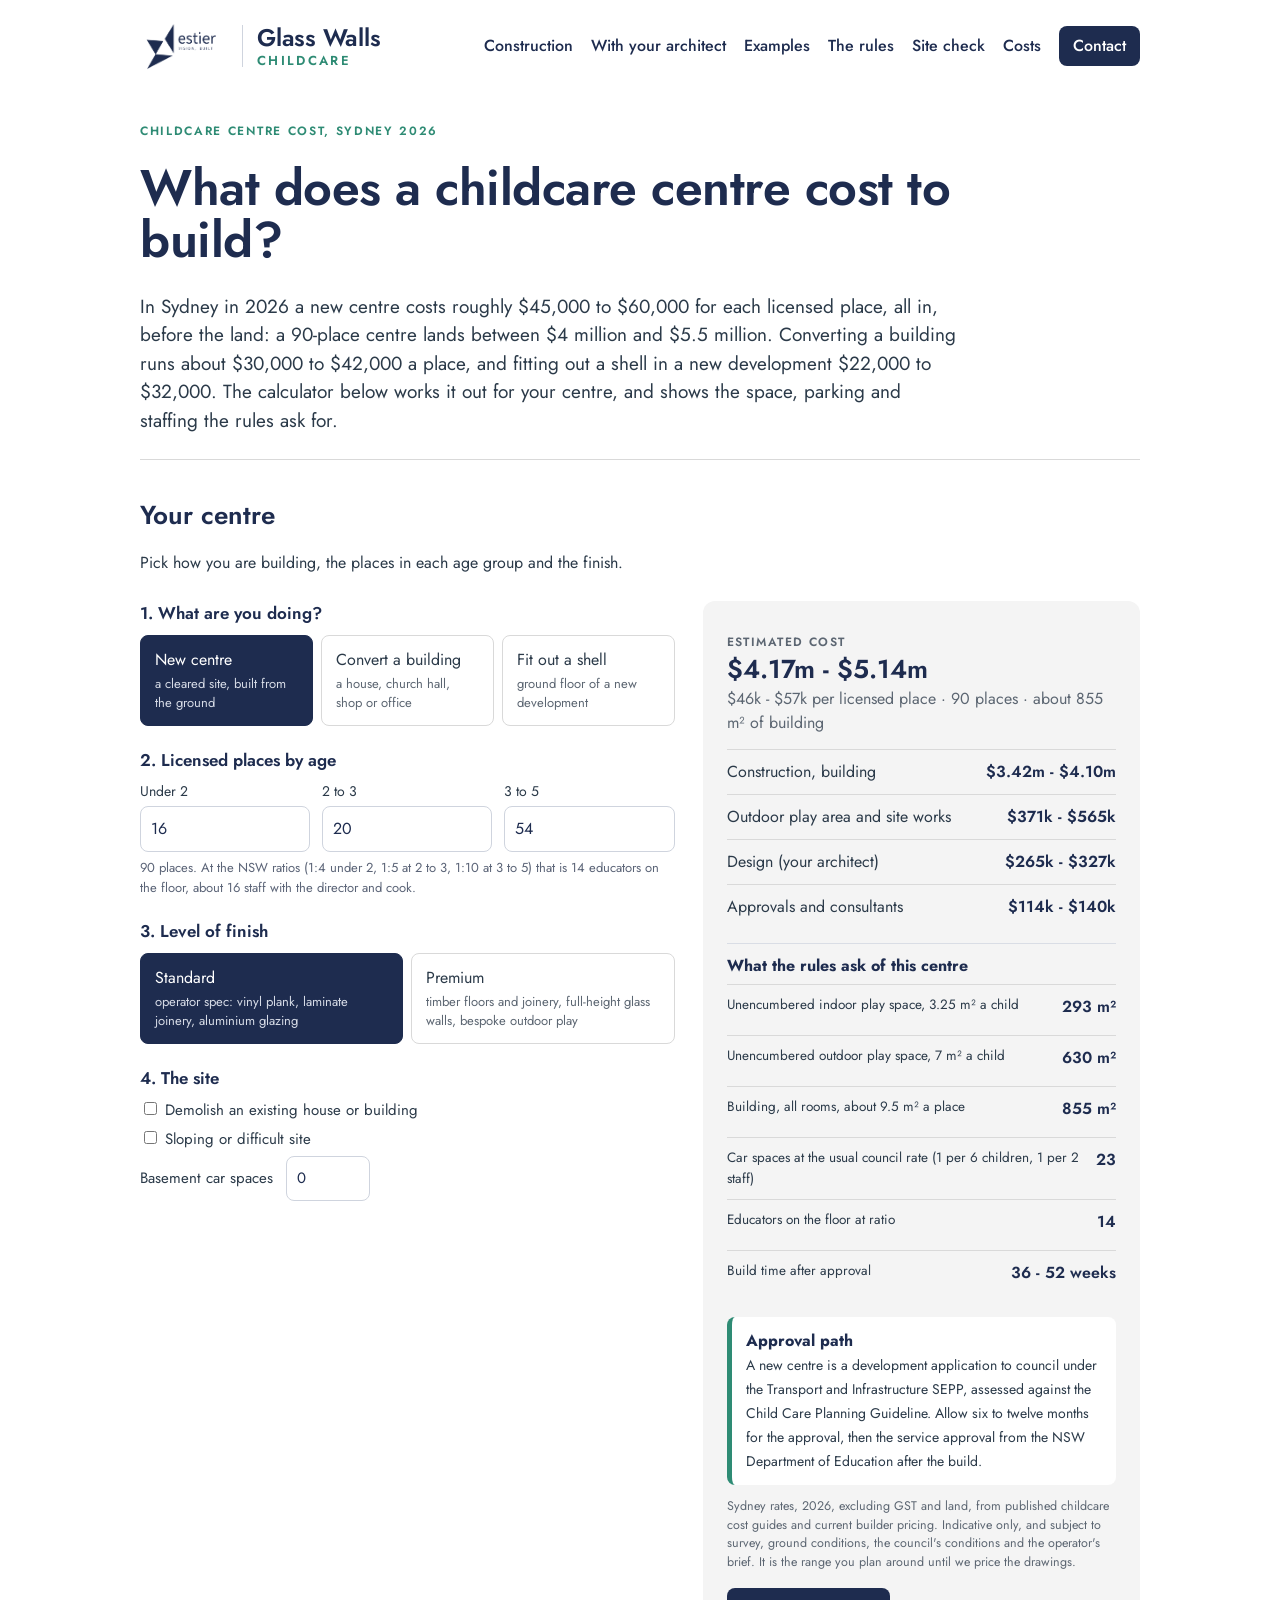
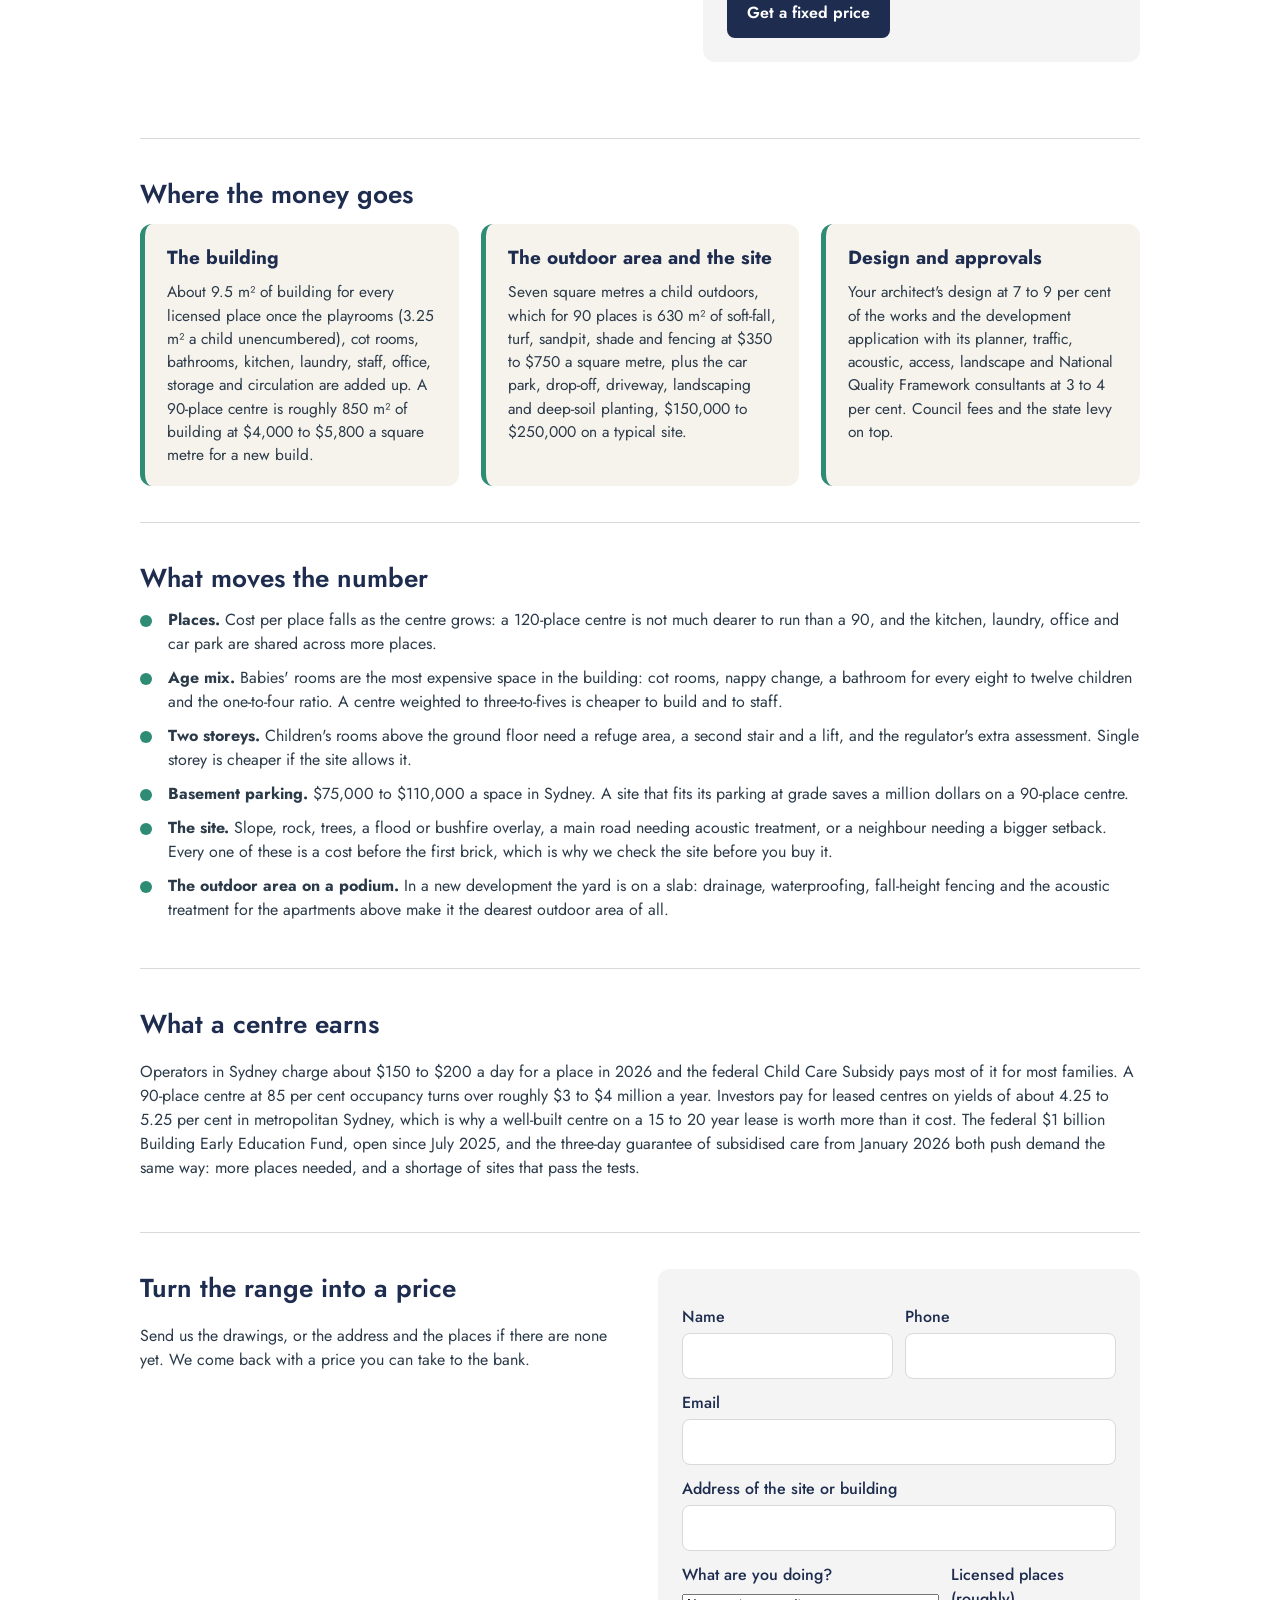
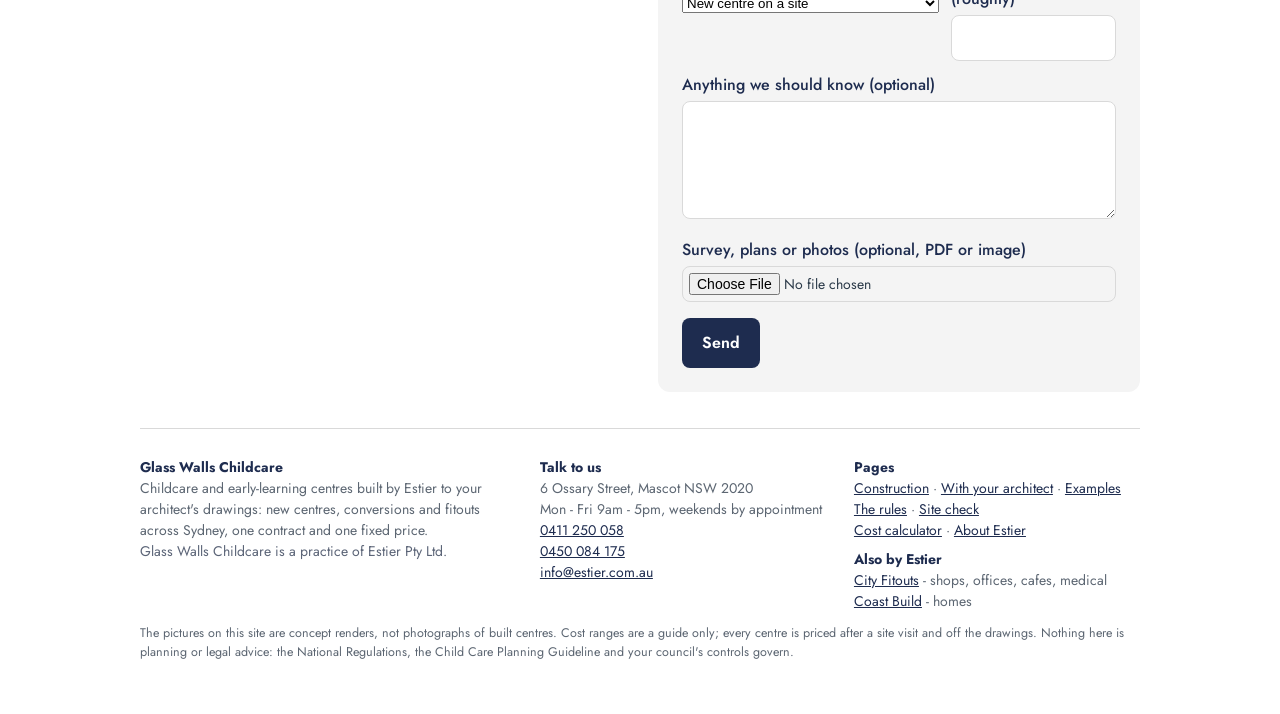
<file: childcare-centre-cost.html>
<!doctype html>
<html lang="en-AU">
<head>
<meta charset="utf-8">
<meta name="viewport" content="width=device-width,initial-scale=1">
<title>Childcare centre cost calculator, Sydney 2026 | Glass Walls Childcare by Estier</title>
<meta name="description" content="What a childcare centre costs to build in Sydney: new build, conversion or fitout, by licensed places and finish. Space, parking and staffing minimums worked out for you.">
<link rel="canonical" href="https://glasswallschildcare.com/childcare-centre-cost">
<meta property="og:title" content="Childcare centre cost calculator, Sydney 2026 | Glass Walls Childcare by Estier">
<meta property="og:description" content="What a childcare centre costs to build in Sydney: new build, conversion or fitout, by licensed places and finish. Space, parking and staffing minimums worked out for you.">
<meta property="og:url" content="https://glasswallschildcare.com/childcare-centre-cost">
<meta property="og:type" content="website">
<meta property="og:image" content="https://glasswallschildcare.com/images/preschool-room.jpg">
<link rel="icon" href="data:image/svg+xml,%3Csvg xmlns='http://www.w3.org/2000/svg' viewBox='0 0 48 48'%3E%3Crect x='6' y='8' width='36' height='32' rx='3' fill='none' stroke='%231E2C4F' stroke-width='4'/%3E%3Cline x1='24' y1='8' x2='24' y2='40' stroke='%232E8B74' stroke-width='4'/%3E%3Cline x1='6' y1='24' x2='42' y2='24' stroke='%232E8B74' stroke-width='4'/%3E%3C/svg%3E">
<link rel="preconnect" href="https://fonts.googleapis.com"><link rel="preconnect" href="https://fonts.gstatic.com" crossorigin>
<link href="https://fonts.googleapis.com/css2?family=Jost:wght@400;500;600;700&display=swap" rel="stylesheet">
<link rel="stylesheet" href="/style.css">
<link rel="stylesheet" href="/gw.css">
<script async src="https://www.googletagmanager.com/gtag/js?id=G-9XJ7DRJZG0"></script><script>window.dataLayer=window.dataLayer||[];function gtag(){dataLayer.push(arguments);}gtag("js",new Date());gtag("config","G-9XJ7DRJZG0");</script>
</head>
<body>
<div class="wrap">
  <header class="top">
    <a class="brand" href="/"><img src="/images/estier-logo.png" alt="Estier" width="118" height="75"><span class="bname"><b>Glass Walls</b><small>Childcare</small></span></a>
    <nav><a href="/childcare-centre-construction-sydney">Construction</a><a href="/working-with-architects">With your architect</a><a href="/examples">Examples</a><a href="/childcare-centre-rules-nsw">The rules</a><a href="/childcare-site-check">Site check</a><a href="/childcare-centre-cost">Costs</a><a class="cta" href="/contact">Contact</a></nav>
  </header>

  <section class="hero"><div class="kick">Childcare centre cost, Sydney 2026</div><h1>What does a childcare centre cost to build?</h1>
    <p>In Sydney in 2026 a new centre costs roughly $45,000 to $60,000 for each licensed place, all in, before the land: a 90-place centre lands between $4 million and $5.5 million. Converting a building runs about $30,000 to $42,000 a place, and fitting out a shell in a new development $22,000 to $32,000. The calculator below works it out for your centre, and shows the space, parking and staffing the rules ask for.</p></section>
  
  <section class="band" id="checker">
    <h2>Your centre</h2>
    <p>Pick how you are building, the places in each age group and the finish.</p>
    
  <div class="calc" id="calc">
    <div>
      <div class="q"><label class="h">1. What are you doing?</label>
        <div class="opts" id="type">
          <button class="opt on" data-v="new">New centre<small>a cleared site, built from the ground</small></button>
          <button class="opt" data-v="conv">Convert a building<small>a house, church hall, shop or office</small></button>
          <button class="opt" data-v="shell">Fit out a shell<small>ground floor of a new development</small></button>
        </div></div>
      <div class="q"><label class="h">2. Licensed places by age</label>
        <div class="three"><div><label for="p0">Under 2</label><input type="number" id="p0" value="16" min="0" max="80" step="1"></div><div><label for="p2">2 to 3</label><input type="number" id="p2" value="20" min="0" max="80" step="1"></div><div><label for="p3">3 to 5</label><input type="number" id="p3" value="54" min="0" max="150" step="1"></div></div>
        <p class="hint" id="placesHint"></p></div>
      <div class="q"><label class="h">3. Level of finish</label>
        <div class="opts" id="grade">
          <button class="opt on" data-v="std">Standard<small>operator spec: vinyl plank, laminate joinery, aluminium glazing</small></button>
          <button class="opt" data-v="prem">Premium<small>timber floors and joinery, full-height glass walls, bespoke outdoor play</small></button>
        </div></div>
      <div class="q"><label class="h">4. The site</label>
        <label class="chk nb"><input type="checkbox" id="demo"> Demolish an existing house or building</label>
        <label class="chk"><input type="checkbox" id="slope"> Sloping or difficult site</label>
        <label class="chk nb">Basement car spaces <input type="number" id="bays" value="0" min="0" max="60" style="width:84px;margin-left:8px"></label></div>
    </div>
    <aside class="result" id="result">
      <div class="cap">Estimated cost</div>
      <div class="big" id="cost">-</div>
      <div class="sub" id="perplace">-</div>
      <div class="row"><span>Construction, building</span><b id="cCon">-</b></div>
      <div class="row"><span>Outdoor play area and site works</span><b id="cOut">-</b></div>
      <div class="row"><span>Design (your architect)</span><b id="cDes">-</b></div>
      <div class="row"><span>Approvals and consultants</span><b id="cApp">-</b></div>
      <div class="mins" id="mins"></div>
      <div class="appr" id="appr"></div>
      <div class="fine">Sydney rates, 2026, excluding GST and land, from published childcare cost guides and current builder pricing. Indicative only, and subject to survey, ground conditions, the council's conditions and the operator's brief. It is the range you plan around until we price the drawings.</div>
      <p style="margin:16px 0 0"><a class="btn" href="/contact">Get a fixed price</a></p>
    </aside>
  </div>

  </section>
  <section class="band">
    <h2>Where the money goes</h2>
    <div class="cards three">
      <div class="card"><h3>The building</h3><p>About 9.5 m² of building for every licensed place once the playrooms (3.25 m² a child unencumbered), cot rooms, bathrooms, kitchen, laundry, staff, office, storage and circulation are added up. A 90-place centre is roughly 850 m² of building at $4,000 to $5,800 a square metre for a new build.</p></div>
      <div class="card"><h3>The outdoor area and the site</h3><p>Seven square metres a child outdoors, which for 90 places is 630 m² of soft-fall, turf, sandpit, shade and fencing at $350 to $750 a square metre, plus the car park, drop-off, driveway, landscaping and deep-soil planting, $150,000 to $250,000 on a typical site.</p></div>
      <div class="card"><h3>Design and approvals</h3><p>Your architect's design at 7 to 9 per cent of the works and the development application with its planner, traffic, acoustic, access, landscape and National Quality Framework consultants at 3 to 4 per cent. Council fees and the state levy on top.</p></div>
    </div>
  </section>
  <section class="band">
    <h2>What moves the number</h2>
    <ul class="ticks">
      <li><b>Places.</b> Cost per place falls as the centre grows: a 120-place centre is not much dearer to run than a 90, and the kitchen, laundry, office and car park are shared across more places.</li>
      <li><b>Age mix.</b> Babies' rooms are the most expensive space in the building: cot rooms, nappy change, a bathroom for every eight to twelve children and the one-to-four ratio. A centre weighted to three-to-fives is cheaper to build and to staff.</li>
      <li><b>Two storeys.</b> Children's rooms above the ground floor need a refuge area, a second stair and a lift, and the regulator's extra assessment. Single storey is cheaper if the site allows it.</li>
      <li><b>Basement parking.</b> $75,000 to $110,000 a space in Sydney. A site that fits its parking at grade saves a million dollars on a 90-place centre.</li>
      <li><b>The site.</b> Slope, rock, trees, a flood or bushfire overlay, a main road needing acoustic treatment, or a neighbour needing a bigger setback. Every one of these is a cost before the first brick, which is why we check the site before you buy it.</li>
      <li><b>The outdoor area on a podium.</b> In a new development the yard is on a slab: drainage, waterproofing, fall-height fencing and the acoustic treatment for the apartments above make it the dearest outdoor area of all.</li>
    </ul>
  </section>
  <section class="band">
    <h2>What a centre earns</h2>
    <p>Operators in Sydney charge about $150 to $200 a day for a place in 2026 and the federal Child Care Subsidy pays most of it for most families. A 90-place centre at 85 per cent occupancy turns over roughly $3 to $4 million a year. Investors pay for leased centres on yields of about 4.25 to 5.25 per cent in metropolitan Sydney, which is why a well-built centre on a 15 to 20 year lease is worth more than it cost. The federal $1 billion Building Early Education Fund, open since July 2025, and the three-day guarantee of subsidised care from January 2026 both push demand the same way: more places needed, and a shortage of sites that pass the tests.</p>
  </section>
  <section class="band two-col">
    <div><h2>Turn the range into a price</h2><p>Send us the drawings, or the address and the places if there are none yet. We come back with a price you can take to the bank.</p></div>
    
    <form class="form" name="childcare-enquiry" method="POST" enctype="multipart/form-data" data-netlify="true" action="/thanks.html">
      <input type="hidden" name="form-name" value="childcare-enquiry">
      <input type="hidden" name="page" value="cost">
      <input type="hidden" name="calculator" id="calcField">
      <div class="two"><div><label for="name">Name</label><input id="name" name="name" required></div><div><label for="phone">Phone</label><input id="phone" name="phone" type="tel" required></div></div>
      <label for="email">Email</label><input id="email" name="email" type="email" required>
      <label for="address">Address of the site or building</label><input id="address" name="address" required>
      <div class="two"><div><label for="ptype">What are you doing?</label>
      <select id="ptype" name="project_type"><option>New centre on a site</option><option>Converting an existing building</option><option>Fitting out a shell in a new development</option><option>Not sure yet - checking a site</option></select></div>
      <div><label for="places">Licensed places (roughly)</label><input id="places" name="places" type="number" min="0" max="300"></div></div>
      <label for="notes">Anything we should know (optional)</label><textarea id="notes" name="notes" rows="4"></textarea>
      <label for="plan">Survey, plans or photos (optional, PDF or image)</label><input type="file" id="plan" name="plan" accept="image/*,.pdf">
      <p style="margin:16px 0 0"><button class="btn" type="submit">Send</button></p>
    </form>
  </section>
<script type="application/ld+json">{"@context":"https://schema.org","@type":"FAQPage","mainEntity":[{"@type":"Question","name":"How much does a childcare centre cost to build in Sydney?","acceptedAnswer":{"@type":"Answer","text":"In 2026 a new centre costs roughly $45,000 to $60,000 per licensed place before land, so a 90-place centre is about $4 million to $5.5 million. Converting an existing building is about $30,000 to $42,000 a place and fitting out a shell in a new development $22,000 to $32,000."}},{"@type":"Question","name":"How much space does a childcare centre need per child?","acceptedAnswer":{"@type":"Answer","text":"The Education and Care Services National Regulations require 3.25 square metres of unencumbered indoor space and 7 square metres of unencumbered outdoor space for each child. Including bathrooms, cot rooms, kitchen, laundry, staff and office areas, a centre needs about 9.5 square metres of building per licensed place."}},{"@type":"Question","name":"How long does a childcare centre take to build?","acceptedAnswer":{"@type":"Answer","text":"A development application takes six to twelve months in Sydney. After approval a new centre takes 36 to 52 weeks to build, a conversion 20 to 30 weeks and a fitout of a shell 14 to 22 weeks, followed by the service-approval inspection by the NSW Department of Education."}}]}</script>

<script>
// Sydney 2026 ranges per m2 of building, by scenario and finish. Building area allowed at 9.5 m2 per licensed place (playrooms at 3.25 m2 unencumbered, plus cot rooms, bathrooms, kitchen, laundry, staff, storage, circulation).
const T={new:{name:'New centre',gfa:9.5,r:{std:[4000,4800],prem:[4800,5800]},out:{std:[350,500],prem:[500,750]},site:[150000,250000],weeks:[36,52],
   ap:'A new centre is a development application to council under the Transport and Infrastructure SEPP, assessed against the Child Care Planning Guideline. Allow six to twelve months for the approval, then the service approval from the NSW Department of Education after the build.'},
 conv:{name:'Conversion',gfa:9.5,r:{std:[2600,3300],prem:[3300,4200]},out:{std:[350,500],prem:[500,750]},site:[60000,120000],weeks:[20,30],
   ap:'Converting a building to a centre is a change of use and a development application, with the same space, parking and outdoor rules as a new centre. Existing buildings rarely give 3.25 m2 a child without opening walls, so the structure is checked first.'},
 shell:{name:'Fitout of a shell',gfa:9.5,r:{std:[2000,2600],prem:[2600,3300]},out:{std:[500,800],prem:[800,1100]},site:[0,0],weeks:[14,22],
   ap:'If the development consent already names a centre-based child care facility on the ground floor, the fitout can go through a private certifier. If it does not, it is a development application. The outdoor area is usually a podium or rooftop with a fall-height fence and soft-fall over the slab.'}};
const DES={std:0.07,prem:0.09}, APP={std:0.03,prem:0.04}, ADDS={demo:[40000,80000],bay:[75000,110000],slope:[0.08,0.15]};
const S={type:'new',grade:'std'};
const $=id=>document.getElementById(id);
const money=n=>n>=1000000?'$'+(n/1000000).toFixed(n<10000000?2:1)+'m':'$'+Math.round(n/1000)+'k';
const n=id=>Math.max(0,Math.round(+$(id).value||0));
function calc(){
  const t=T[S.type], g=S.grade, p0=n('p0'), p2=n('p2'), p3=n('p3'), places=p0+p2+p3;
  $('qDemo')&&0; [...document.querySelectorAll('.nb')].forEach(x=>x.style.display=S.type==='shell'?'none':'');
  const ed=Math.ceil(p0/4)+Math.ceil(p2/5)+Math.ceil(p3/10), staff=ed+2;
  const indoor=Math.ceil(places*3.25), outdoor=places*7, gfa=Math.round(places*t.gfa);
  const park=Math.ceil(places/6)+Math.ceil(staff/2);
  $('placesHint').textContent=places?(places+' places. At the NSW ratios (1:4 under 2, 1:5 at 2 to 3, 1:10 at 3 to 5) that is '+ed+' educators on the floor, about '+staff+' staff with the director and cook.'):'Put in the places in each age group.';
  if(!places){ $('cost').textContent='-'; $('perplace').textContent='Put in the licensed places to see the range.'; $('mins').innerHTML=''; return; }
  let con=[gfa*t.r[g][0],gfa*t.r[g][1]];
  if($('slope').checked){con=[con[0]*(1+ADDS.slope[0]),con[1]*(1+ADDS.slope[1])];}
  let out=[outdoor*t.out[g][0]+t.site[0],outdoor*t.out[g][1]+t.site[1]];
  if(S.type!=='shell'){ if($('demo').checked){out[0]+=ADDS.demo[0];out[1]+=ADDS.demo[1];} const b=n('bays'); out[0]+=b*ADDS.bay[0]; out[1]+=b*ADDS.bay[1]; }
  const base=[con[0]+out[0],con[1]+out[1]];
  const des=[base[0]*DES[g],base[1]*DES[g]], app=[base[0]*APP[g],base[1]*APP[g]], tot=[base[0]+des[0]+app[0],base[1]+des[1]+app[1]];
  const rng=r=>money(r[0])+' - '+money(r[1]);
  $('cost').textContent=rng(tot);
  $('perplace').textContent=money(tot[0]/places)+' - '+money(tot[1]/places)+' per licensed place · '+places+' places · about '+gfa.toLocaleString('en-AU')+' m² of building';
  $('cCon').textContent=rng(con); $('cOut').textContent=rng(out); $('cDes').textContent=rng(des); $('cApp').textContent=rng(app);
  $('mins').innerHTML='<b>What the rules ask of this centre</b><div class="row"><span>Unencumbered indoor play space, 3.25 m² a child</span><b>'+indoor+' m²</b></div><div class="row"><span>Unencumbered outdoor play space, 7 m² a child</span><b>'+outdoor+' m²</b></div><div class="row"><span>Building, all rooms, about 9.5 m² a place</span><b>'+gfa.toLocaleString('en-AU')+' m²</b></div><div class="row"><span>Car spaces at the usual council rate (1 per 6 children, 1 per 2 staff)</span><b>'+park+'</b></div><div class="row"><span>Educators on the floor at ratio</span><b>'+ed+'</b></div><div class="row"><span>Build time after approval</span><b>'+t.weeks[0]+' - '+t.weeks[1]+' weeks</b></div>';
  $('appr').innerHTML='<b>Approval path</b><span>'+t.ap+'</span>';
  const line=t.name+' | '+places+' places ('+p0+'/'+p2+'/'+p3+') | '+g+' finish | demo:'+($('demo').checked?'y':'n')+' slope:'+($('slope').checked?'y':'n')+' bays:'+n('bays')+' | '+rng(tot)+' (building '+rng(con)+', outdoor and site '+rng(out)+', design '+rng(des)+', approvals '+rng(app)+')';
  try{sessionStorage.setItem('gw_calc',line)}catch(e){}
  const cf=$('calcField'); if(cf) cf.value=line;
}
$('type').addEventListener('click',e=>{const b=e.target.closest('.opt');if(!b)return;[...$('type').children].forEach(x=>x.classList.remove('on'));b.classList.add('on');S.type=b.dataset.v;calc();});
$('grade').addEventListener('click',e=>{const b=e.target.closest('.opt');if(!b)return;[...$('grade').children].forEach(x=>x.classList.remove('on'));b.classList.add('on');S.grade=b.dataset.v;calc();});
['p0','p2','p3','bays'].forEach(id=>$(id).addEventListener('input',calc));
['demo','slope'].forEach(id=>$(id).addEventListener('change',calc));
const pre=new URLSearchParams(location.search).get('type'); if(pre&&T[pre]){S.type=pre;[...$('type').children].forEach(x=>x.classList.toggle('on',x.dataset.v===pre));}
calc();
</script>

  <footer>
    <div class="fcols">
      <div><b>Glass Walls Childcare</b><br>Childcare and early-learning centres built by Estier to your architect's drawings: new centres, conversions and fitouts across Sydney, one contract and one fixed price.<br><span class="muted">Glass Walls Childcare is a practice of Estier Pty Ltd.</span></div>
      <div><b>Talk to us</b><br>6 Ossary Street, Mascot NSW 2020<br>Mon - Fri 9am - 5pm, weekends by appointment<br><a href="tel:0411250058">0411 250 058</a><br><a href="tel:0450084175">0450 084 175</a><br><a href="mailto:info@estier.com.au">info@estier.com.au</a></div>
      <div><b>Pages</b><br><a href="/childcare-centre-construction-sydney">Construction</a> · <a href="/working-with-architects">With your architect</a> · <a href="/examples">Examples</a><br><a href="/childcare-centre-rules-nsw">The rules</a> · <a href="/childcare-site-check">Site check</a><br><a href="/childcare-centre-cost">Cost calculator</a> · <a href="/about">About Estier</a><br><b style="display:block;margin-top:8px">Also by Estier</b><a href="https://cityfitouts.com.au">City Fitouts</a> - shops, offices, cafes, medical<br><a href="https://coastbuild.com.au">Coast Build</a> - homes</div>
    </div>
    <p class="fine">The pictures on this site are concept renders, not photographs of built centres. Cost ranges are a guide only; every centre is priced after a site visit and off the drawings. Nothing here is planning or legal advice: the National Regulations, the Child Care Planning Guideline and your council's controls govern.</p>
  </footer>
</div>
</body></html>
</file>
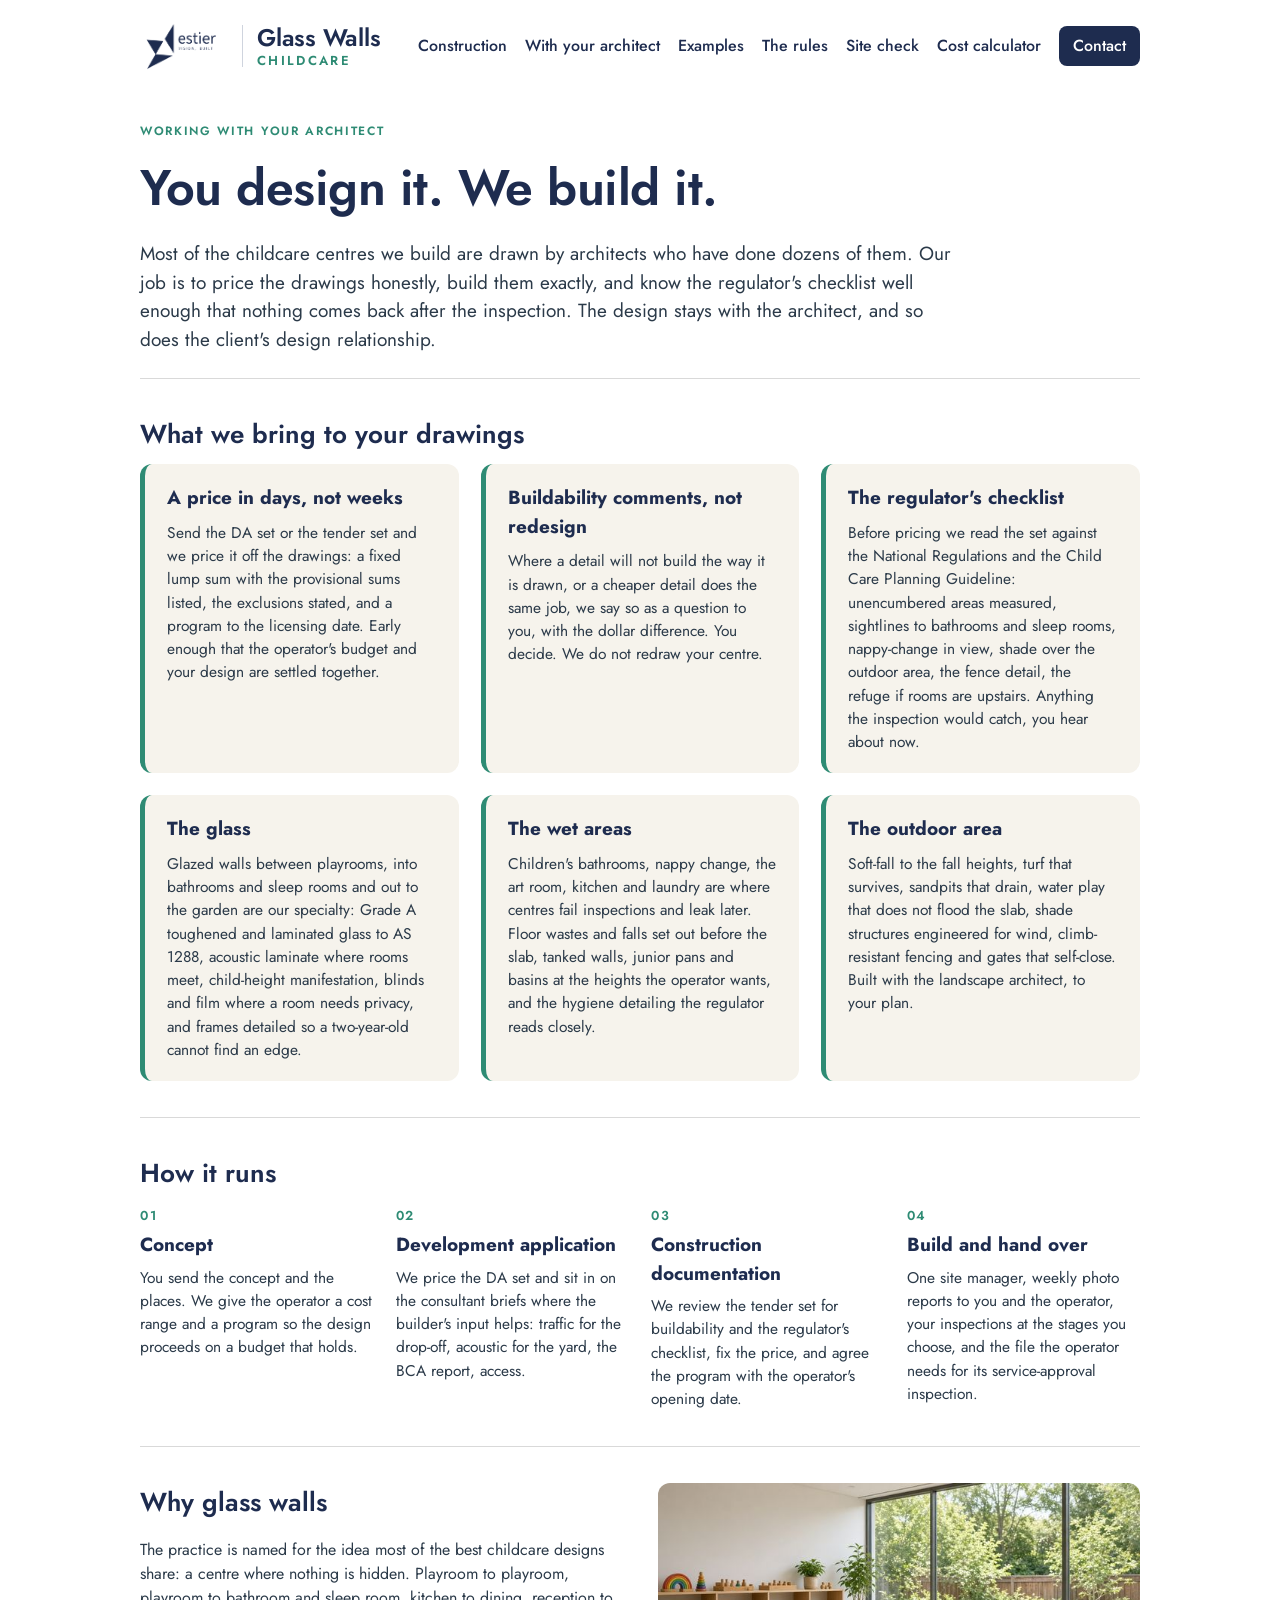
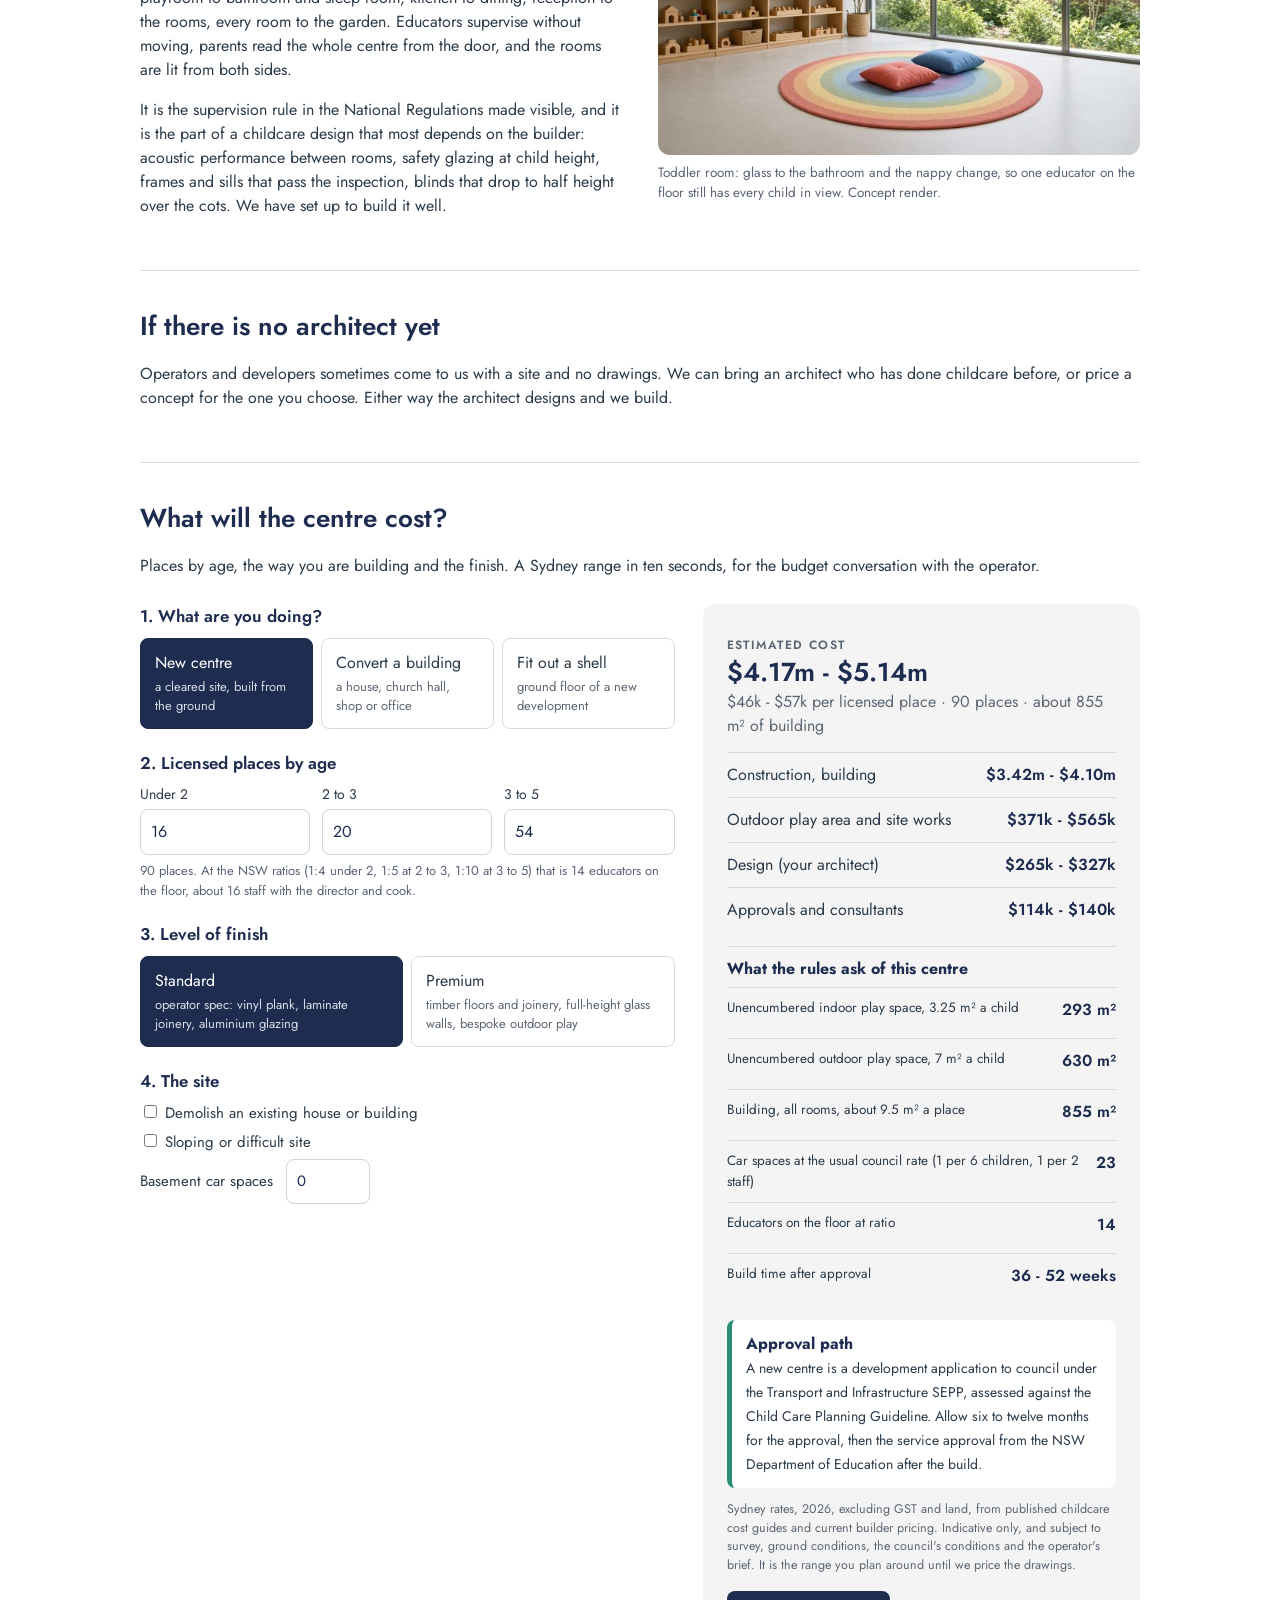
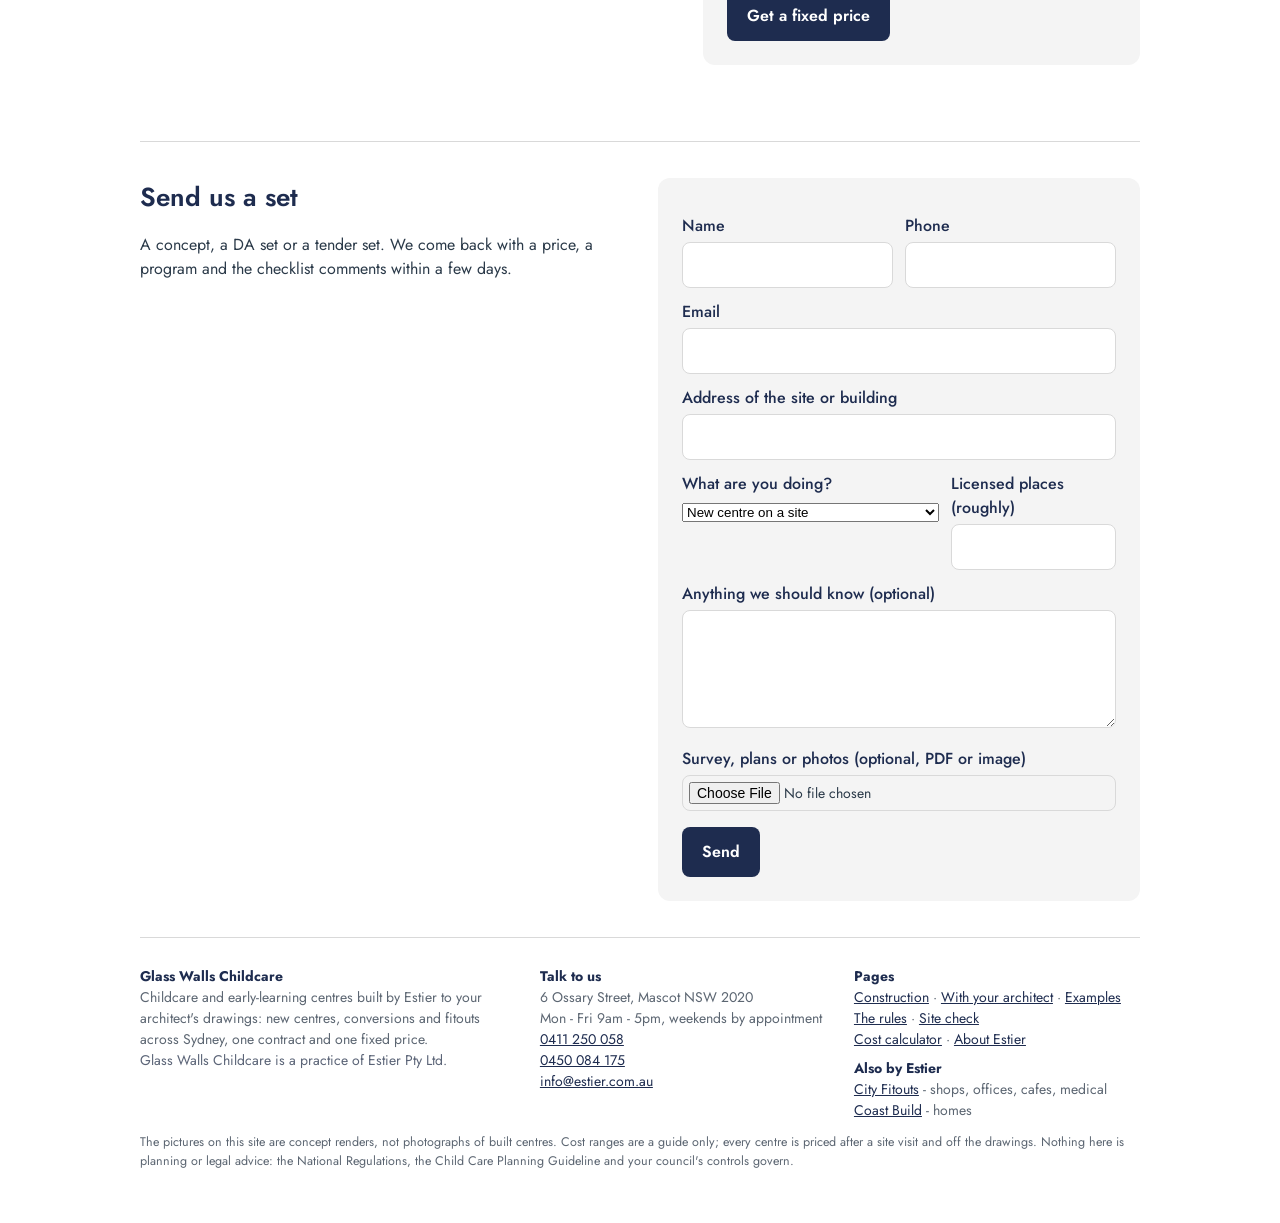
<file: childcare-centre-design-sydney.html>
<!doctype html>
<html lang="en-AU">
<head>
<meta charset="utf-8">
<meta name="viewport" content="width=device-width,initial-scale=1">
<title>Working with your architect | Glass Walls Childcare by Estier</title>
<meta name="description" content="How Estier builds a childcare centre to an architect's drawings: buildability review, pricing off the drawings, the regulator's checklist, and the glass-wall detailing, with the architect kept in charge of the design.">
<link rel="canonical" href="https://glasswallschildcare.com/working-with-architects">
<meta property="og:title" content="Working with your architect | Glass Walls Childcare by Estier">
<meta property="og:description" content="How Estier builds a childcare centre to an architect's drawings: buildability review, pricing off the drawings, the regulator's checklist, and the glass-wall detailing, with the architect kept in charge of the design.">
<meta property="og:url" content="https://glasswallschildcare.com/working-with-architects">
<meta property="og:type" content="website">
<meta property="og:image" content="https://glasswallschildcare.com/images/toddler-room.jpg">
<link rel="icon" href="data:image/svg+xml,%3Csvg xmlns='http://www.w3.org/2000/svg' viewBox='0 0 48 48'%3E%3Crect x='6' y='8' width='36' height='32' rx='3' fill='none' stroke='%231E2C4F' stroke-width='4'/%3E%3Cline x1='24' y1='8' x2='24' y2='40' stroke='%232E8B74' stroke-width='4'/%3E%3Cline x1='6' y1='24' x2='42' y2='24' stroke='%232E8B74' stroke-width='4'/%3E%3C/svg%3E">
<link rel="preconnect" href="https://fonts.googleapis.com"><link rel="preconnect" href="https://fonts.gstatic.com" crossorigin>
<link href="https://fonts.googleapis.com/css2?family=Jost:wght@400;500;600;700&display=swap" rel="stylesheet">
<link rel="stylesheet" href="/style.css">
<link rel="stylesheet" href="/gw.css">
<script async src="https://www.googletagmanager.com/gtag/js?id=G-9XJ7DRJZG0"></script><script>window.dataLayer=window.dataLayer||[];function gtag(){dataLayer.push(arguments);}gtag("js",new Date());gtag("config","G-9XJ7DRJZG0");</script>
</head>
<body>
<div class="wrap">
  <header class="top">
    <a class="brand" href="/"><img src="/images/estier-logo.png" alt="Estier" width="118" height="75"><span class="bname"><b>Glass Walls</b><small>Childcare</small></span></a>
    <nav><a href="/childcare-centre-construction-sydney">Construction</a><a href="/working-with-architects">With your architect</a><a href="/examples">Examples</a><a href="/childcare-centre-rules-nsw">The rules</a><a href="/childcare-site-check">Site check</a><a href="/childcare-centre-cost">Cost calculator</a><a class="cta" href="/contact">Contact</a></nav>
  </header>

  <section class="hero"><div class="kick">Working with your architect</div><h1>You design it. We build it.</h1>
    <p>Most of the childcare centres we build are drawn by architects who have done dozens of them. Our job is to price the drawings honestly, build them exactly, and know the regulator's checklist well enough that nothing comes back after the inspection. The design stays with the architect, and so does the client's design relationship.</p></section>
  <section class="band">
    <h2>What we bring to your drawings</h2>
    <div class="cards three">
      <div class="card"><h3>A price in days, not weeks</h3><p>Send the DA set or the tender set and we price it off the drawings: a fixed lump sum with the provisional sums listed, the exclusions stated, and a program to the licensing date. Early enough that the operator's budget and your design are settled together.</p></div>
      <div class="card"><h3>Buildability comments, not redesign</h3><p>Where a detail will not build the way it is drawn, or a cheaper detail does the same job, we say so as a question to you, with the dollar difference. You decide. We do not redraw your centre.</p></div>
      <div class="card"><h3>The regulator's checklist</h3><p>Before pricing we read the set against the National Regulations and the Child Care Planning Guideline: unencumbered areas measured, sightlines to bathrooms and sleep rooms, nappy-change in view, shade over the outdoor area, the fence detail, the refuge if rooms are upstairs. Anything the inspection would catch, you hear about now.</p></div>
      <div class="card"><h3>The glass</h3><p>Glazed walls between playrooms, into bathrooms and sleep rooms and out to the garden are our specialty: Grade A toughened and laminated glass to AS 1288, acoustic laminate where rooms meet, child-height manifestation, blinds and film where a room needs privacy, and frames detailed so a two-year-old cannot find an edge.</p></div>
      <div class="card"><h3>The wet areas</h3><p>Children's bathrooms, nappy change, the art room, kitchen and laundry are where centres fail inspections and leak later. Floor wastes and falls set out before the slab, tanked walls, junior pans and basins at the heights the operator wants, and the hygiene detailing the regulator reads closely.</p></div>
      <div class="card"><h3>The outdoor area</h3><p>Soft-fall to the fall heights, turf that survives, sandpits that drain, water play that does not flood the slab, shade structures engineered for wind, climb-resistant fencing and gates that self-close. Built with the landscape architect, to your plan.</p></div>
    </div>
  </section>
  <section class="band">
    <h2>How it runs</h2>
    <div class="steps four">
      <div><span class="num">01</span><h3>Concept</h3><p>You send the concept and the places. We give the operator a cost range and a program so the design proceeds on a budget that holds.</p></div>
      <div><span class="num">02</span><h3>Development application</h3><p>We price the DA set and sit in on the consultant briefs where the builder's input helps: traffic for the drop-off, acoustic for the yard, the BCA report, access.</p></div>
      <div><span class="num">03</span><h3>Construction documentation</h3><p>We review the tender set for buildability and the regulator's checklist, fix the price, and agree the program with the operator's opening date.</p></div>
      <div><span class="num">04</span><h3>Build and hand over</h3><p>One site manager, weekly photo reports to you and the operator, your inspections at the stages you choose, and the file the operator needs for its service-approval inspection.</p></div>
    </div>
  </section>
  <section class="band">
    <div class="two-col">
      <div>
        <h2>Why glass walls</h2>
        <p>The practice is named for the idea most of the best childcare designs share: a centre where nothing is hidden. Playroom to playroom, playroom to bathroom and sleep room, kitchen to dining, reception to the rooms, every room to the garden. Educators supervise without moving, parents read the whole centre from the door, and the rooms are lit from both sides.</p>
        <p>It is the supervision rule in the National Regulations made visible, and it is the part of a childcare design that most depends on the builder: acoustic performance between rooms, safety glazing at child height, frames and sills that pass the inspection, blinds that drop to half height over the cots. We have set up to build it well.</p>
      </div>
      <div><img src="/images/toddler-room-s.jpg" alt="Toddler room concept with a glazed wall to the bathroom" width="640" height="360" loading="lazy"><p class="cap">Toddler room: glass to the bathroom and the nappy change, so one educator on the floor still has every child in view. Concept render.</p></div>
    </div>
  </section>
  <section class="band"><h2>If there is no architect yet</h2><p>Operators and developers sometimes come to us with a site and no drawings. We can bring an architect who has done childcare before, or price a concept for the one you choose. Either way the architect designs and we build.</p></section>
  
  <section class="band" id="checker">
    <h2>What will the centre cost?</h2>
    <p>Places by age, the way you are building and the finish. A Sydney range in ten seconds, for the budget conversation with the operator.</p>
    
  <div class="calc" id="calc">
    <div>
      <div class="q"><label class="h">1. What are you doing?</label>
        <div class="opts" id="type">
          <button class="opt on" data-v="new">New centre<small>a cleared site, built from the ground</small></button>
          <button class="opt" data-v="conv">Convert a building<small>a house, church hall, shop or office</small></button>
          <button class="opt" data-v="shell">Fit out a shell<small>ground floor of a new development</small></button>
        </div></div>
      <div class="q"><label class="h">2. Licensed places by age</label>
        <div class="three"><div><label for="p0">Under 2</label><input type="number" id="p0" value="16" min="0" max="80" step="1"></div><div><label for="p2">2 to 3</label><input type="number" id="p2" value="20" min="0" max="80" step="1"></div><div><label for="p3">3 to 5</label><input type="number" id="p3" value="54" min="0" max="150" step="1"></div></div>
        <p class="hint" id="placesHint"></p></div>
      <div class="q"><label class="h">3. Level of finish</label>
        <div class="opts" id="grade">
          <button class="opt on" data-v="std">Standard<small>operator spec: vinyl plank, laminate joinery, aluminium glazing</small></button>
          <button class="opt" data-v="prem">Premium<small>timber floors and joinery, full-height glass walls, bespoke outdoor play</small></button>
        </div></div>
      <div class="q"><label class="h">4. The site</label>
        <label class="chk nb"><input type="checkbox" id="demo"> Demolish an existing house or building</label>
        <label class="chk"><input type="checkbox" id="slope"> Sloping or difficult site</label>
        <label class="chk nb">Basement car spaces <input type="number" id="bays" value="0" min="0" max="60" style="width:84px;margin-left:8px"></label></div>
    </div>
    <aside class="result" id="result">
      <div class="cap">Estimated cost</div>
      <div class="big" id="cost">-</div>
      <div class="sub" id="perplace">-</div>
      <div class="row"><span>Construction, building</span><b id="cCon">-</b></div>
      <div class="row"><span>Outdoor play area and site works</span><b id="cOut">-</b></div>
      <div class="row"><span>Design (your architect)</span><b id="cDes">-</b></div>
      <div class="row"><span>Approvals and consultants</span><b id="cApp">-</b></div>
      <div class="mins" id="mins"></div>
      <div class="appr" id="appr"></div>
      <div class="fine">Sydney rates, 2026, excluding GST and land, from published childcare cost guides and current builder pricing. Indicative only, and subject to survey, ground conditions, the council's conditions and the operator's brief. It is the range you plan around until we price the drawings.</div>
      <p style="margin:16px 0 0"><a class="btn" href="/contact">Get a fixed price</a></p>
    </aside>
  </div>

  </section>
  <section class="band two-col">
    <div><h2>Send us a set</h2><p>A concept, a DA set or a tender set. We come back with a price, a program and the checklist comments within a few days.</p></div>
    
    <form class="form" name="childcare-enquiry" method="POST" enctype="multipart/form-data" data-netlify="true" action="/thanks.html">
      <input type="hidden" name="form-name" value="childcare-enquiry">
      <input type="hidden" name="page" value="architects">
      <input type="hidden" name="calculator" id="calcField">
      <div class="two"><div><label for="name">Name</label><input id="name" name="name" required></div><div><label for="phone">Phone</label><input id="phone" name="phone" type="tel" required></div></div>
      <label for="email">Email</label><input id="email" name="email" type="email" required>
      <label for="address">Address of the site or building</label><input id="address" name="address" required>
      <div class="two"><div><label for="ptype">What are you doing?</label>
      <select id="ptype" name="project_type"><option>New centre on a site</option><option>Converting an existing building</option><option>Fitting out a shell in a new development</option><option>Not sure yet - checking a site</option></select></div>
      <div><label for="places">Licensed places (roughly)</label><input id="places" name="places" type="number" min="0" max="300"></div></div>
      <label for="notes">Anything we should know (optional)</label><textarea id="notes" name="notes" rows="4"></textarea>
      <label for="plan">Survey, plans or photos (optional, PDF or image)</label><input type="file" id="plan" name="plan" accept="image/*,.pdf">
      <p style="margin:16px 0 0"><button class="btn" type="submit">Send</button></p>
    </form>
  </section>

<script>
// Sydney 2026 ranges per m2 of building, by scenario and finish. Building area allowed at 9.5 m2 per licensed place (playrooms at 3.25 m2 unencumbered, plus cot rooms, bathrooms, kitchen, laundry, staff, storage, circulation).
const T={new:{name:'New centre',gfa:9.5,r:{std:[4000,4800],prem:[4800,5800]},out:{std:[350,500],prem:[500,750]},site:[150000,250000],weeks:[36,52],
   ap:'A new centre is a development application to council under the Transport and Infrastructure SEPP, assessed against the Child Care Planning Guideline. Allow six to twelve months for the approval, then the service approval from the NSW Department of Education after the build.'},
 conv:{name:'Conversion',gfa:9.5,r:{std:[2600,3300],prem:[3300,4200]},out:{std:[350,500],prem:[500,750]},site:[60000,120000],weeks:[20,30],
   ap:'Converting a building to a centre is a change of use and a development application, with the same space, parking and outdoor rules as a new centre. Existing buildings rarely give 3.25 m2 a child without opening walls, so the structure is checked first.'},
 shell:{name:'Fitout of a shell',gfa:9.5,r:{std:[2000,2600],prem:[2600,3300]},out:{std:[500,800],prem:[800,1100]},site:[0,0],weeks:[14,22],
   ap:'If the development consent already names a centre-based child care facility on the ground floor, the fitout can go through a private certifier. If it does not, it is a development application. The outdoor area is usually a podium or rooftop with a fall-height fence and soft-fall over the slab.'}};
const DES={std:0.07,prem:0.09}, APP={std:0.03,prem:0.04}, ADDS={demo:[40000,80000],bay:[75000,110000],slope:[0.08,0.15]};
const S={type:'new',grade:'std'};
const $=id=>document.getElementById(id);
const money=n=>n>=1000000?'$'+(n/1000000).toFixed(n<10000000?2:1)+'m':'$'+Math.round(n/1000)+'k';
const n=id=>Math.max(0,Math.round(+$(id).value||0));
function calc(){
  const t=T[S.type], g=S.grade, p0=n('p0'), p2=n('p2'), p3=n('p3'), places=p0+p2+p3;
  $('qDemo')&&0; [...document.querySelectorAll('.nb')].forEach(x=>x.style.display=S.type==='shell'?'none':'');
  const ed=Math.ceil(p0/4)+Math.ceil(p2/5)+Math.ceil(p3/10), staff=ed+2;
  const indoor=Math.ceil(places*3.25), outdoor=places*7, gfa=Math.round(places*t.gfa);
  const park=Math.ceil(places/6)+Math.ceil(staff/2);
  $('placesHint').textContent=places?(places+' places. At the NSW ratios (1:4 under 2, 1:5 at 2 to 3, 1:10 at 3 to 5) that is '+ed+' educators on the floor, about '+staff+' staff with the director and cook.'):'Put in the places in each age group.';
  if(!places){ $('cost').textContent='-'; $('perplace').textContent='Put in the licensed places to see the range.'; $('mins').innerHTML=''; return; }
  let con=[gfa*t.r[g][0],gfa*t.r[g][1]];
  if($('slope').checked){con=[con[0]*(1+ADDS.slope[0]),con[1]*(1+ADDS.slope[1])];}
  let out=[outdoor*t.out[g][0]+t.site[0],outdoor*t.out[g][1]+t.site[1]];
  if(S.type!=='shell'){ if($('demo').checked){out[0]+=ADDS.demo[0];out[1]+=ADDS.demo[1];} const b=n('bays'); out[0]+=b*ADDS.bay[0]; out[1]+=b*ADDS.bay[1]; }
  const base=[con[0]+out[0],con[1]+out[1]];
  const des=[base[0]*DES[g],base[1]*DES[g]], app=[base[0]*APP[g],base[1]*APP[g]], tot=[base[0]+des[0]+app[0],base[1]+des[1]+app[1]];
  const rng=r=>money(r[0])+' - '+money(r[1]);
  $('cost').textContent=rng(tot);
  $('perplace').textContent=money(tot[0]/places)+' - '+money(tot[1]/places)+' per licensed place · '+places+' places · about '+gfa.toLocaleString('en-AU')+' m² of building';
  $('cCon').textContent=rng(con); $('cOut').textContent=rng(out); $('cDes').textContent=rng(des); $('cApp').textContent=rng(app);
  $('mins').innerHTML='<b>What the rules ask of this centre</b><div class="row"><span>Unencumbered indoor play space, 3.25 m² a child</span><b>'+indoor+' m²</b></div><div class="row"><span>Unencumbered outdoor play space, 7 m² a child</span><b>'+outdoor+' m²</b></div><div class="row"><span>Building, all rooms, about 9.5 m² a place</span><b>'+gfa.toLocaleString('en-AU')+' m²</b></div><div class="row"><span>Car spaces at the usual council rate (1 per 6 children, 1 per 2 staff)</span><b>'+park+'</b></div><div class="row"><span>Educators on the floor at ratio</span><b>'+ed+'</b></div><div class="row"><span>Build time after approval</span><b>'+t.weeks[0]+' - '+t.weeks[1]+' weeks</b></div>';
  $('appr').innerHTML='<b>Approval path</b><span>'+t.ap+'</span>';
  const line=t.name+' | '+places+' places ('+p0+'/'+p2+'/'+p3+') | '+g+' finish | demo:'+($('demo').checked?'y':'n')+' slope:'+($('slope').checked?'y':'n')+' bays:'+n('bays')+' | '+rng(tot)+' (building '+rng(con)+', outdoor and site '+rng(out)+', design '+rng(des)+', approvals '+rng(app)+')';
  try{sessionStorage.setItem('gw_calc',line)}catch(e){}
  const cf=$('calcField'); if(cf) cf.value=line;
}
$('type').addEventListener('click',e=>{const b=e.target.closest('.opt');if(!b)return;[...$('type').children].forEach(x=>x.classList.remove('on'));b.classList.add('on');S.type=b.dataset.v;calc();});
$('grade').addEventListener('click',e=>{const b=e.target.closest('.opt');if(!b)return;[...$('grade').children].forEach(x=>x.classList.remove('on'));b.classList.add('on');S.grade=b.dataset.v;calc();});
['p0','p2','p3','bays'].forEach(id=>$(id).addEventListener('input',calc));
['demo','slope'].forEach(id=>$(id).addEventListener('change',calc));
const pre=new URLSearchParams(location.search).get('type'); if(pre&&T[pre]){S.type=pre;[...$('type').children].forEach(x=>x.classList.toggle('on',x.dataset.v===pre));}
calc();
</script>

  <footer>
    <div class="fcols">
      <div><b>Glass Walls Childcare</b><br>Childcare and early-learning centres built by Estier to your architect's drawings: new centres, conversions and fitouts across Sydney, one contract and one fixed price.<br><span class="muted">Glass Walls Childcare is a practice of Estier Pty Ltd.</span></div>
      <div><b>Talk to us</b><br>6 Ossary Street, Mascot NSW 2020<br>Mon - Fri 9am - 5pm, weekends by appointment<br><a href="tel:0411250058">0411 250 058</a><br><a href="tel:0450084175">0450 084 175</a><br><a href="mailto:info@estier.com.au">info@estier.com.au</a></div>
      <div><b>Pages</b><br><a href="/childcare-centre-construction-sydney">Construction</a> · <a href="/working-with-architects">With your architect</a> · <a href="/examples">Examples</a><br><a href="/childcare-centre-rules-nsw">The rules</a> · <a href="/childcare-site-check">Site check</a><br><a href="/childcare-centre-cost">Cost calculator</a> · <a href="/about">About Estier</a><br><b style="display:block;margin-top:8px">Also by Estier</b><a href="https://cityfitouts.com.au">City Fitouts</a> - shops, offices, cafes, medical<br><a href="https://coastbuild.com.au">Coast Build</a> - homes</div>
    </div>
    <p class="fine">The pictures on this site are concept renders, not photographs of built centres. Cost ranges are a guide only; every centre is priced after a site visit and off the drawings. Nothing here is planning or legal advice: the National Regulations, the Child Care Planning Guideline and your council's controls govern.</p>
  </footer>
</div>
</body></html>
</file>
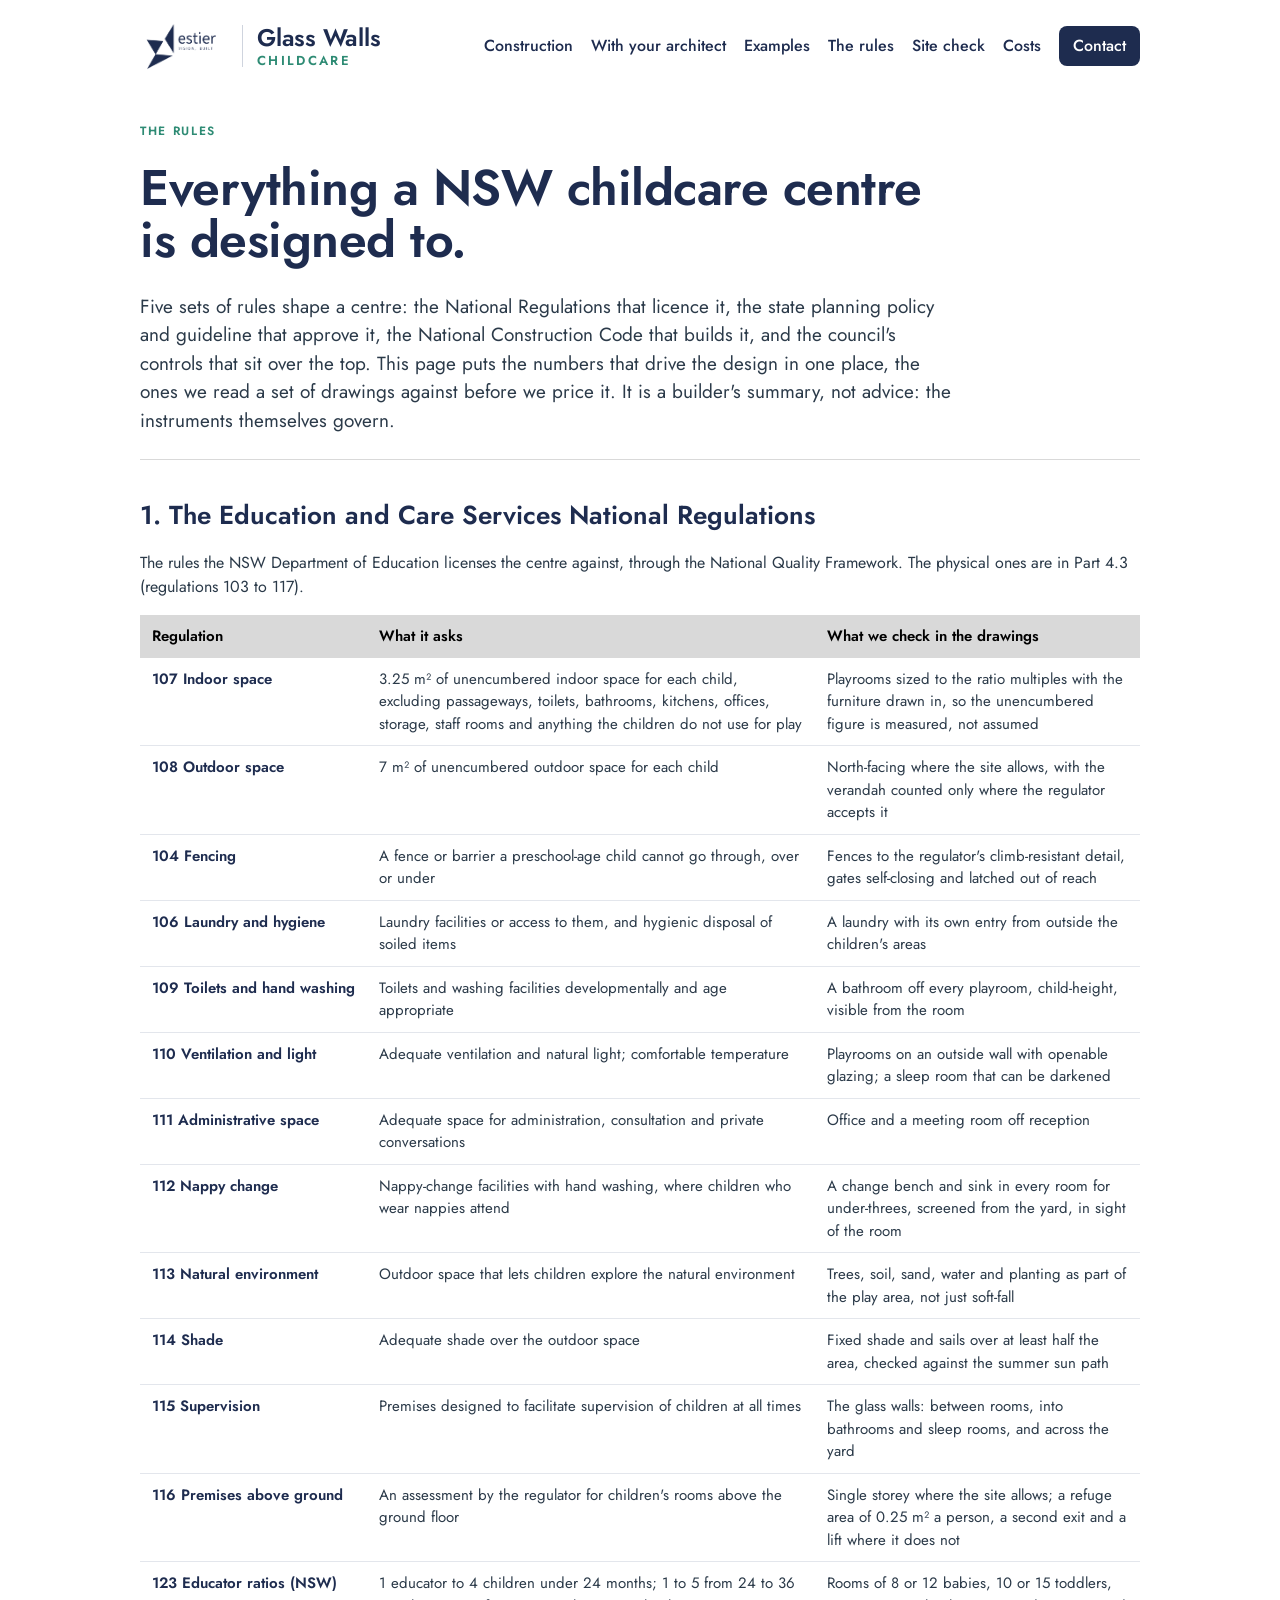
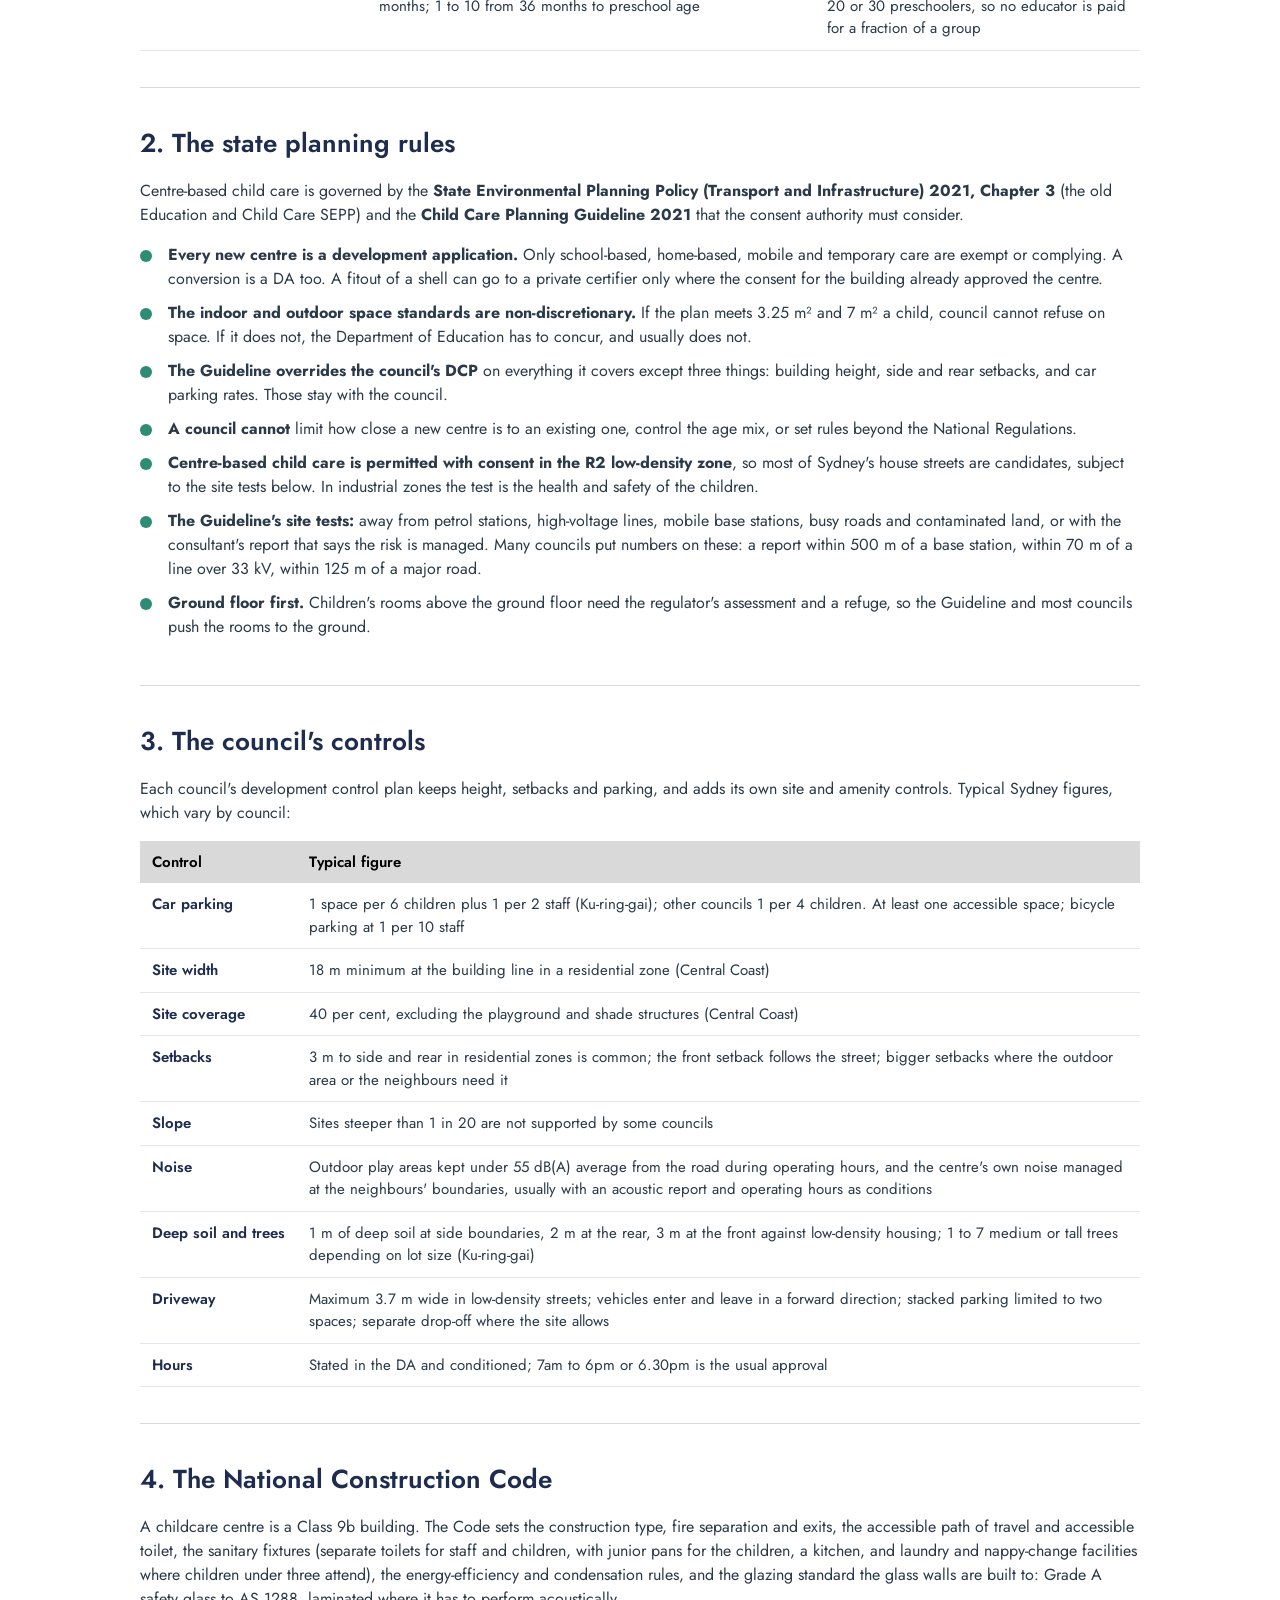
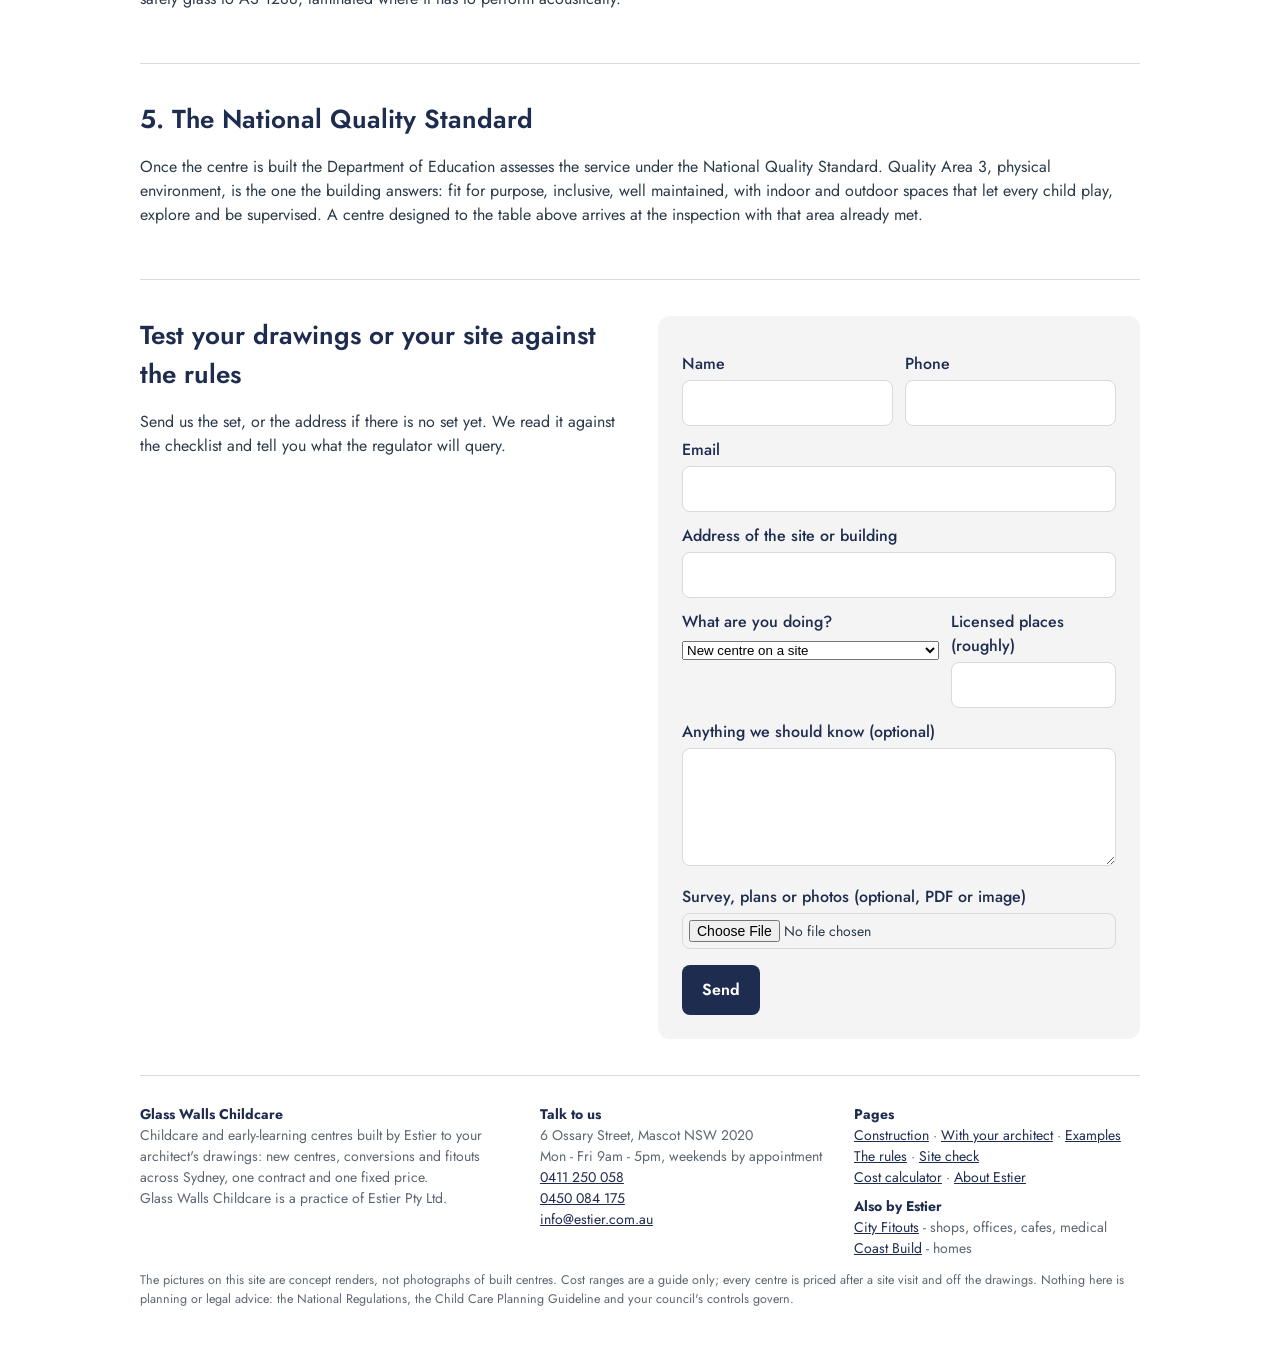
<file: childcare-centre-rules-nsw.html>
<!doctype html>
<html lang="en-AU">
<head>
<meta charset="utf-8">
<meta name="viewport" content="width=device-width,initial-scale=1">
<title>The rules a NSW childcare centre is designed to | Glass Walls Childcare by Estier</title>
<meta name="description" content="The National Regulations, the NSW Child Care Planning Guideline, the SEPP, the National Construction Code and council controls that shape every childcare centre in NSW, in one page.">
<link rel="canonical" href="https://glasswallschildcare.com/childcare-centre-rules-nsw">
<meta property="og:title" content="The rules a NSW childcare centre is designed to | Glass Walls Childcare by Estier">
<meta property="og:description" content="The National Regulations, the NSW Child Care Planning Guideline, the SEPP, the National Construction Code and council controls that shape every childcare centre in NSW, in one page.">
<meta property="og:url" content="https://glasswallschildcare.com/childcare-centre-rules-nsw">
<meta property="og:type" content="website">
<meta property="og:image" content="https://glasswallschildcare.com/images/sleep-room.jpg">
<link rel="icon" href="data:image/svg+xml,%3Csvg xmlns='http://www.w3.org/2000/svg' viewBox='0 0 48 48'%3E%3Crect x='6' y='8' width='36' height='32' rx='3' fill='none' stroke='%231E2C4F' stroke-width='4'/%3E%3Cline x1='24' y1='8' x2='24' y2='40' stroke='%232E8B74' stroke-width='4'/%3E%3Cline x1='6' y1='24' x2='42' y2='24' stroke='%232E8B74' stroke-width='4'/%3E%3C/svg%3E">
<link rel="preconnect" href="https://fonts.googleapis.com"><link rel="preconnect" href="https://fonts.gstatic.com" crossorigin>
<link href="https://fonts.googleapis.com/css2?family=Jost:wght@400;500;600;700&display=swap" rel="stylesheet">
<link rel="stylesheet" href="/style.css">
<link rel="stylesheet" href="/gw.css">
<script async src="https://www.googletagmanager.com/gtag/js?id=G-9XJ7DRJZG0"></script><script>window.dataLayer=window.dataLayer||[];function gtag(){dataLayer.push(arguments);}gtag("js",new Date());gtag("config","G-9XJ7DRJZG0");</script>
</head>
<body>
<div class="wrap">
  <header class="top">
    <a class="brand" href="/"><img src="/images/estier-logo.png" alt="Estier" width="118" height="75"><span class="bname"><b>Glass Walls</b><small>Childcare</small></span></a>
    <nav><a href="/childcare-centre-construction-sydney">Construction</a><a href="/working-with-architects">With your architect</a><a href="/examples">Examples</a><a href="/childcare-centre-rules-nsw">The rules</a><a href="/childcare-site-check">Site check</a><a href="/childcare-centre-cost">Costs</a><a class="cta" href="/contact">Contact</a></nav>
  </header>

  <section class="hero"><div class="kick">The rules</div><h1>Everything a NSW childcare centre is designed to.</h1>
    <p>Five sets of rules shape a centre: the National Regulations that licence it, the state planning policy and guideline that approve it, the National Construction Code that builds it, and the council's controls that sit over the top. This page puts the numbers that drive the design in one place, the ones we read a set of drawings against before we price it. It is a builder's summary, not advice: the instruments themselves govern.</p></section>
  <section class="band">
    <h2>1. The Education and Care Services National Regulations</h2>
    <p>The rules the NSW Department of Education licenses the centre against, through the National Quality Framework. The physical ones are in Part 4.3 (regulations 103 to 117).</p>
    <table class="rules">
      <tr><th>Regulation</th><th>What it asks</th><th>What we check in the drawings</th></tr>
      <tr><td>107 Indoor space</td><td>3.25 m² of unencumbered indoor space for each child, excluding passageways, toilets, bathrooms, kitchens, offices, storage, staff rooms and anything the children do not use for play</td><td>Playrooms sized to the ratio multiples with the furniture drawn in, so the unencumbered figure is measured, not assumed</td></tr>
      <tr><td>108 Outdoor space</td><td>7 m² of unencumbered outdoor space for each child</td><td>North-facing where the site allows, with the verandah counted only where the regulator accepts it</td></tr>
      <tr><td>104 Fencing</td><td>A fence or barrier a preschool-age child cannot go through, over or under</td><td>Fences to the regulator's climb-resistant detail, gates self-closing and latched out of reach</td></tr>
      <tr><td>106 Laundry and hygiene</td><td>Laundry facilities or access to them, and hygienic disposal of soiled items</td><td>A laundry with its own entry from outside the children's areas</td></tr>
      <tr><td>109 Toilets and hand washing</td><td>Toilets and washing facilities developmentally and age appropriate</td><td>A bathroom off every playroom, child-height, visible from the room</td></tr>
      <tr><td>110 Ventilation and light</td><td>Adequate ventilation and natural light; comfortable temperature</td><td>Playrooms on an outside wall with openable glazing; a sleep room that can be darkened</td></tr>
      <tr><td>111 Administrative space</td><td>Adequate space for administration, consultation and private conversations</td><td>Office and a meeting room off reception</td></tr>
      <tr><td>112 Nappy change</td><td>Nappy-change facilities with hand washing, where children who wear nappies attend</td><td>A change bench and sink in every room for under-threes, screened from the yard, in sight of the room</td></tr>
      <tr><td>113 Natural environment</td><td>Outdoor space that lets children explore the natural environment</td><td>Trees, soil, sand, water and planting as part of the play area, not just soft-fall</td></tr>
      <tr><td>114 Shade</td><td>Adequate shade over the outdoor space</td><td>Fixed shade and sails over at least half the area, checked against the summer sun path</td></tr>
      <tr><td>115 Supervision</td><td>Premises designed to facilitate supervision of children at all times</td><td>The glass walls: between rooms, into bathrooms and sleep rooms, and across the yard</td></tr>
      <tr><td>116 Premises above ground</td><td>An assessment by the regulator for children's rooms above the ground floor</td><td>Single storey where the site allows; a refuge area of 0.25 m² a person, a second exit and a lift where it does not</td></tr>
      <tr><td>123 Educator ratios (NSW)</td><td>1 educator to 4 children under 24 months; 1 to 5 from 24 to 36 months; 1 to 10 from 36 months to preschool age</td><td>Rooms of 8 or 12 babies, 10 or 15 toddlers, 20 or 30 preschoolers, so no educator is paid for a fraction of a group</td></tr>
    </table>
  </section>
  <section class="band">
    <h2>2. The state planning rules</h2>
    <p>Centre-based child care is governed by the <b>State Environmental Planning Policy (Transport and Infrastructure) 2021, Chapter 3</b> (the old Education and Child Care SEPP) and the <b>Child Care Planning Guideline 2021</b> that the consent authority must consider.</p>
    <ul class="ticks">
      <li><b>Every new centre is a development application.</b> Only school-based, home-based, mobile and temporary care are exempt or complying. A conversion is a DA too. A fitout of a shell can go to a private certifier only where the consent for the building already approved the centre.</li>
      <li><b>The indoor and outdoor space standards are non-discretionary.</b> If the plan meets 3.25 m² and 7 m² a child, council cannot refuse on space. If it does not, the Department of Education has to concur, and usually does not.</li>
      <li><b>The Guideline overrides the council's DCP</b> on everything it covers except three things: building height, side and rear setbacks, and car parking rates. Those stay with the council.</li>
      <li><b>A council cannot</b> limit how close a new centre is to an existing one, control the age mix, or set rules beyond the National Regulations.</li>
      <li><b>Centre-based child care is permitted with consent in the R2 low-density zone</b>, so most of Sydney's house streets are candidates, subject to the site tests below. In industrial zones the test is the health and safety of the children.</li>
      <li><b>The Guideline's site tests:</b> away from petrol stations, high-voltage lines, mobile base stations, busy roads and contaminated land, or with the consultant's report that says the risk is managed. Many councils put numbers on these: a report within 500 m of a base station, within 70 m of a line over 33 kV, within 125 m of a major road.</li>
      <li><b>Ground floor first.</b> Children's rooms above the ground floor need the regulator's assessment and a refuge, so the Guideline and most councils push the rooms to the ground.</li>
    </ul>
  </section>
  <section class="band">
    <h2>3. The council's controls</h2>
    <p>Each council's development control plan keeps height, setbacks and parking, and adds its own site and amenity controls. Typical Sydney figures, which vary by council:</p>
    <table class="rules">
      <tr><th>Control</th><th>Typical figure</th></tr>
      <tr><td>Car parking</td><td>1 space per 6 children plus 1 per 2 staff (Ku-ring-gai); other councils 1 per 4 children. At least one accessible space; bicycle parking at 1 per 10 staff</td></tr>
      <tr><td>Site width</td><td>18 m minimum at the building line in a residential zone (Central Coast)</td></tr>
      <tr><td>Site coverage</td><td>40 per cent, excluding the playground and shade structures (Central Coast)</td></tr>
      <tr><td>Setbacks</td><td>3 m to side and rear in residential zones is common; the front setback follows the street; bigger setbacks where the outdoor area or the neighbours need it</td></tr>
      <tr><td>Slope</td><td>Sites steeper than 1 in 20 are not supported by some councils</td></tr>
      <tr><td>Noise</td><td>Outdoor play areas kept under 55 dB(A) average from the road during operating hours, and the centre's own noise managed at the neighbours' boundaries, usually with an acoustic report and operating hours as conditions</td></tr>
      <tr><td>Deep soil and trees</td><td>1 m of deep soil at side boundaries, 2 m at the rear, 3 m at the front against low-density housing; 1 to 7 medium or tall trees depending on lot size (Ku-ring-gai)</td></tr>
      <tr><td>Driveway</td><td>Maximum 3.7 m wide in low-density streets; vehicles enter and leave in a forward direction; stacked parking limited to two spaces; separate drop-off where the site allows</td></tr>
      <tr><td>Hours</td><td>Stated in the DA and conditioned; 7am to 6pm or 6.30pm is the usual approval</td></tr>
    </table>
  </section>
  <section class="band">
    <h2>4. The National Construction Code</h2>
    <p>A childcare centre is a Class 9b building. The Code sets the construction type, fire separation and exits, the accessible path of travel and accessible toilet, the sanitary fixtures (separate toilets for staff and children, with junior pans for the children, a kitchen, and laundry and nappy-change facilities where children under three attend), the energy-efficiency and condensation rules, and the glazing standard the glass walls are built to: Grade A safety glass to AS 1288, laminated where it has to perform acoustically.</p>
  </section>
  <section class="band">
    <h2>5. The National Quality Standard</h2>
    <p>Once the centre is built the Department of Education assesses the service under the National Quality Standard. Quality Area 3, physical environment, is the one the building answers: fit for purpose, inclusive, well maintained, with indoor and outdoor spaces that let every child play, explore and be supervised. A centre designed to the table above arrives at the inspection with that area already met.</p>
  </section>
  <section class="band two-col">
    <div><h2>Test your drawings or your site against the rules</h2><p>Send us the set, or the address if there is no set yet. We read it against the checklist and tell you what the regulator will query.</p></div>
    
    <form class="form" name="childcare-enquiry" method="POST" enctype="multipart/form-data" data-netlify="true" action="/thanks.html">
      <input type="hidden" name="form-name" value="childcare-enquiry">
      <input type="hidden" name="page" value="rules">
      <input type="hidden" name="calculator" id="calcField">
      <div class="two"><div><label for="name">Name</label><input id="name" name="name" required></div><div><label for="phone">Phone</label><input id="phone" name="phone" type="tel" required></div></div>
      <label for="email">Email</label><input id="email" name="email" type="email" required>
      <label for="address">Address of the site or building</label><input id="address" name="address" required>
      <div class="two"><div><label for="ptype">What are you doing?</label>
      <select id="ptype" name="project_type"><option>New centre on a site</option><option>Converting an existing building</option><option>Fitting out a shell in a new development</option><option>Not sure yet - checking a site</option></select></div>
      <div><label for="places">Licensed places (roughly)</label><input id="places" name="places" type="number" min="0" max="300"></div></div>
      <label for="notes">Anything we should know (optional)</label><textarea id="notes" name="notes" rows="4"></textarea>
      <label for="plan">Survey, plans or photos (optional, PDF or image)</label><input type="file" id="plan" name="plan" accept="image/*,.pdf">
      <p style="margin:16px 0 0"><button class="btn" type="submit">Send</button></p>
    </form>
  </section>

  <footer>
    <div class="fcols">
      <div><b>Glass Walls Childcare</b><br>Childcare and early-learning centres built by Estier to your architect's drawings: new centres, conversions and fitouts across Sydney, one contract and one fixed price.<br><span class="muted">Glass Walls Childcare is a practice of Estier Pty Ltd.</span></div>
      <div><b>Talk to us</b><br>6 Ossary Street, Mascot NSW 2020<br>Mon - Fri 9am - 5pm, weekends by appointment<br><a href="tel:0411250058">0411 250 058</a><br><a href="tel:0450084175">0450 084 175</a><br><a href="mailto:info@estier.com.au">info@estier.com.au</a></div>
      <div><b>Pages</b><br><a href="/childcare-centre-construction-sydney">Construction</a> · <a href="/working-with-architects">With your architect</a> · <a href="/examples">Examples</a><br><a href="/childcare-centre-rules-nsw">The rules</a> · <a href="/childcare-site-check">Site check</a><br><a href="/childcare-centre-cost">Cost calculator</a> · <a href="/about">About Estier</a><br><b style="display:block;margin-top:8px">Also by Estier</b><a href="https://cityfitouts.com.au">City Fitouts</a> - shops, offices, cafes, medical<br><a href="https://coastbuild.com.au">Coast Build</a> - homes</div>
    </div>
    <p class="fine">The pictures on this site are concept renders, not photographs of built centres. Cost ranges are a guide only; every centre is priced after a site visit and off the drawings. Nothing here is planning or legal advice: the National Regulations, the Child Care Planning Guideline and your council's controls govern.</p>
  </footer>
</div>
</body></html>
</file>
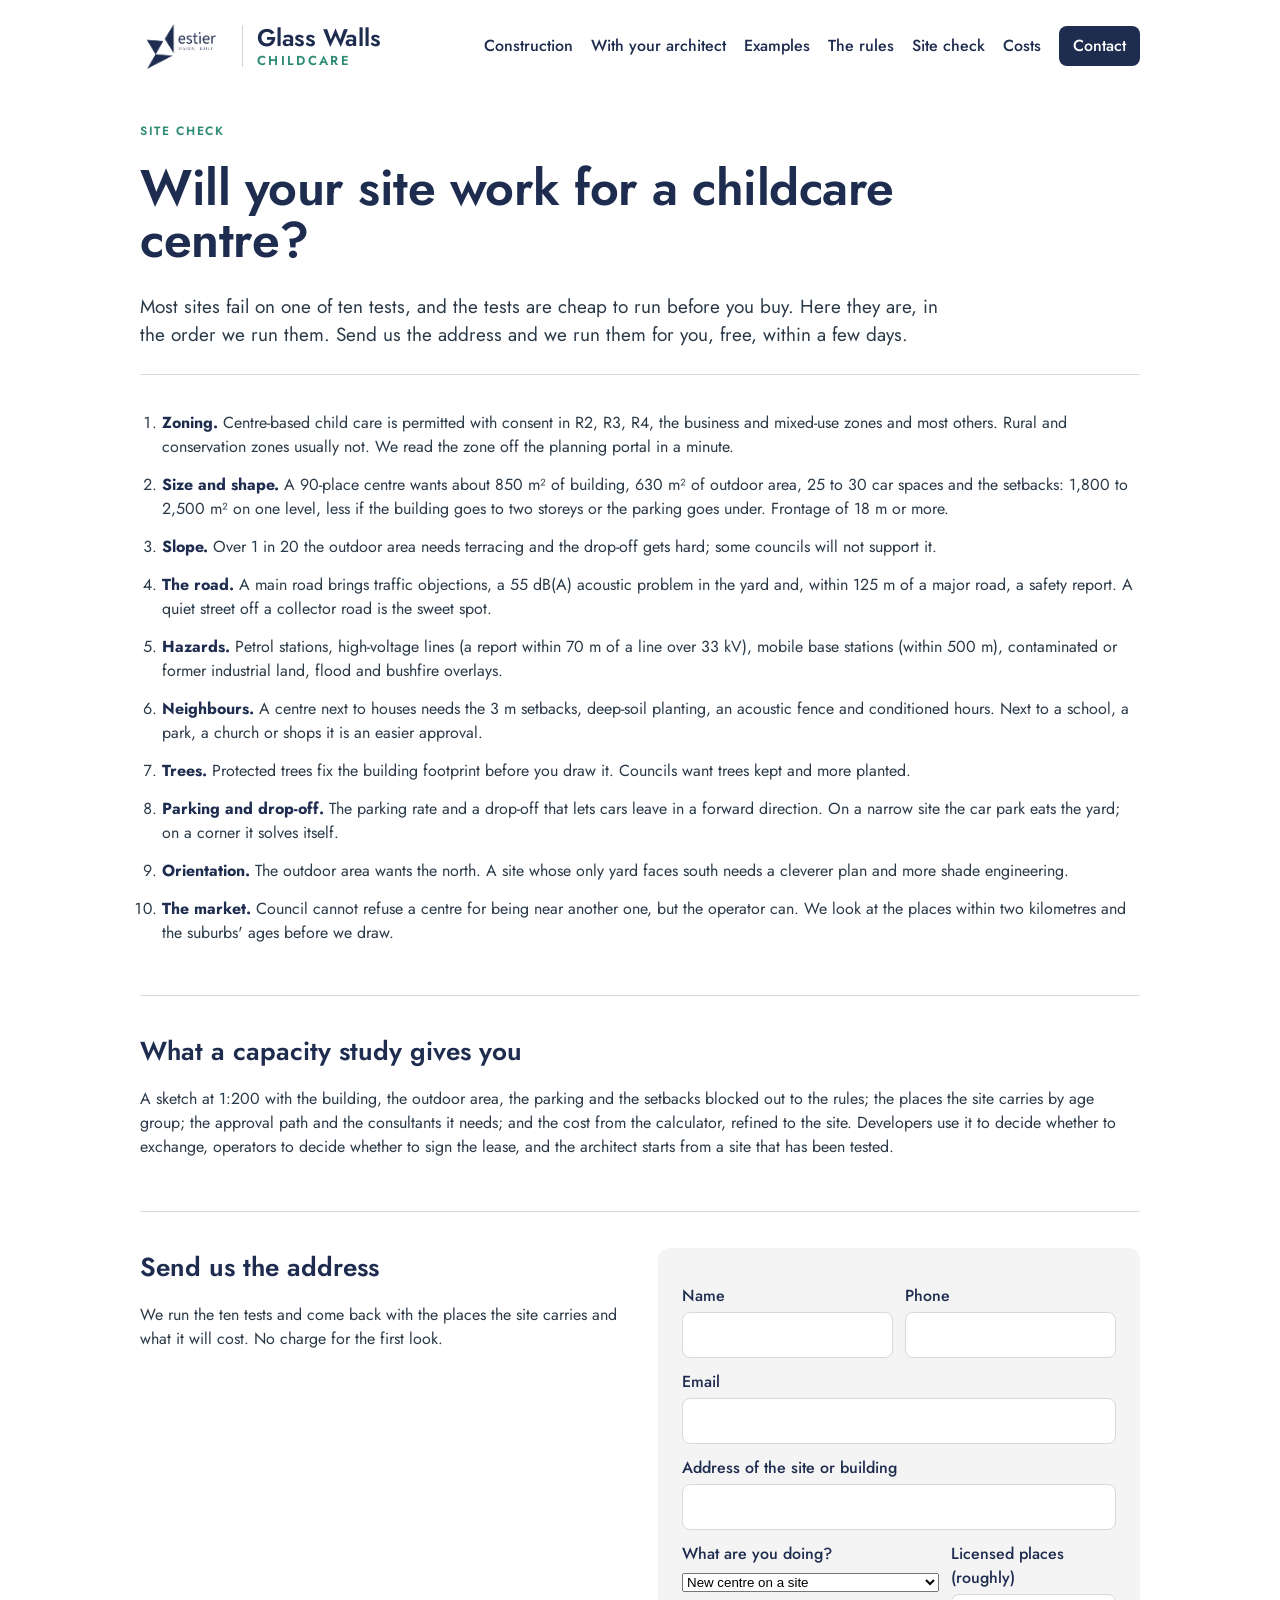
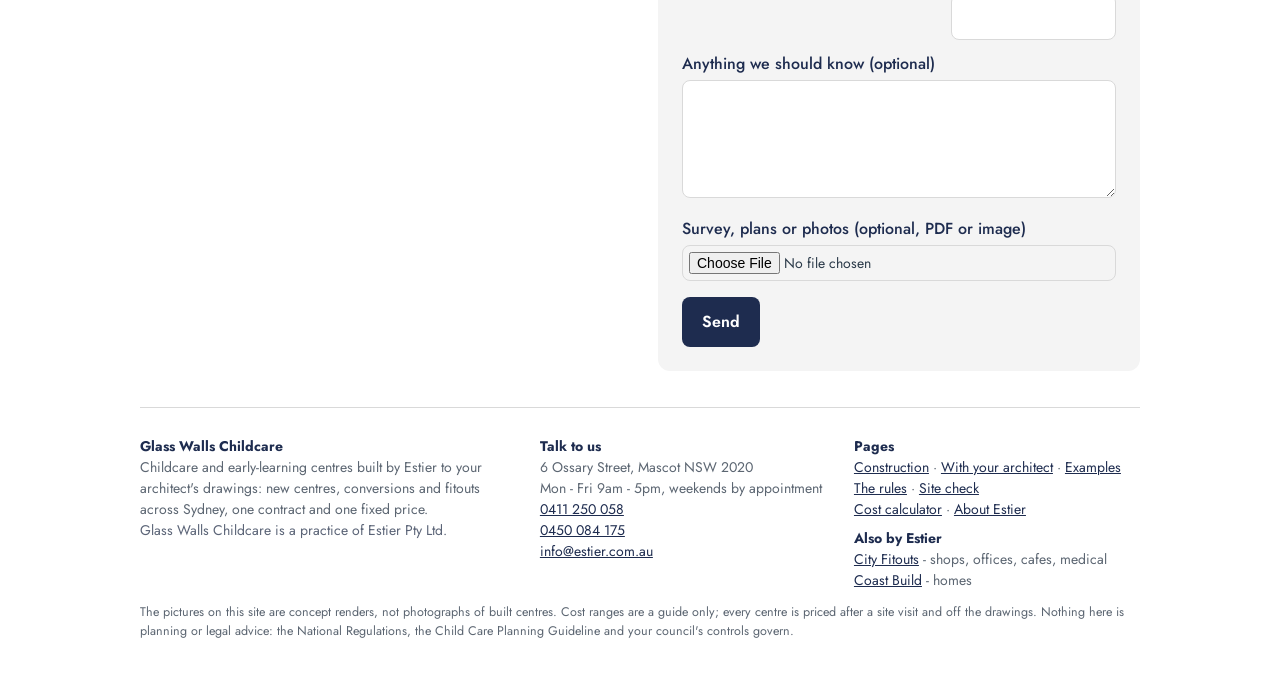
<file: childcare-site-check.html>
<!doctype html>
<html lang="en-AU">
<head>
<meta charset="utf-8">
<meta name="viewport" content="width=device-width,initial-scale=1">
<title>Will your site work for a childcare centre? | Glass Walls Childcare by Estier</title>
<meta name="description" content="Zoning, size, slope, roads, power lines, parking and outdoor space: the site tests a childcare centre has to pass in NSW, and a free site check from Estier.">
<link rel="canonical" href="https://glasswallschildcare.com/childcare-site-check">
<meta property="og:title" content="Will your site work for a childcare centre? | Glass Walls Childcare by Estier">
<meta property="og:description" content="Zoning, size, slope, roads, power lines, parking and outdoor space: the site tests a childcare centre has to pass in NSW, and a free site check from Estier.">
<meta property="og:url" content="https://glasswallschildcare.com/childcare-site-check">
<meta property="og:type" content="website">
<meta property="og:image" content="https://glasswallschildcare.com/images/entry-lobby.jpg">
<link rel="icon" href="data:image/svg+xml,%3Csvg xmlns='http://www.w3.org/2000/svg' viewBox='0 0 48 48'%3E%3Crect x='6' y='8' width='36' height='32' rx='3' fill='none' stroke='%231E2C4F' stroke-width='4'/%3E%3Cline x1='24' y1='8' x2='24' y2='40' stroke='%232E8B74' stroke-width='4'/%3E%3Cline x1='6' y1='24' x2='42' y2='24' stroke='%232E8B74' stroke-width='4'/%3E%3C/svg%3E">
<link rel="preconnect" href="https://fonts.googleapis.com"><link rel="preconnect" href="https://fonts.gstatic.com" crossorigin>
<link href="https://fonts.googleapis.com/css2?family=Jost:wght@400;500;600;700&display=swap" rel="stylesheet">
<link rel="stylesheet" href="/style.css">
<link rel="stylesheet" href="/gw.css">
<script async src="https://www.googletagmanager.com/gtag/js?id=G-9XJ7DRJZG0"></script><script>window.dataLayer=window.dataLayer||[];function gtag(){dataLayer.push(arguments);}gtag("js",new Date());gtag("config","G-9XJ7DRJZG0");</script>
</head>
<body>
<div class="wrap">
  <header class="top">
    <a class="brand" href="/"><img src="/images/estier-logo.png" alt="Estier" width="118" height="75"><span class="bname"><b>Glass Walls</b><small>Childcare</small></span></a>
    <nav><a href="/childcare-centre-construction-sydney">Construction</a><a href="/working-with-architects">With your architect</a><a href="/examples">Examples</a><a href="/childcare-centre-rules-nsw">The rules</a><a href="/childcare-site-check">Site check</a><a href="/childcare-centre-cost">Costs</a><a class="cta" href="/contact">Contact</a></nav>
  </header>

  <section class="hero"><div class="kick">Site check</div><h1>Will your site work for a childcare centre?</h1>
    <p>Most sites fail on one of ten tests, and the tests are cheap to run before you buy. Here they are, in the order we run them. Send us the address and we run them for you, free, within a few days.</p></section>
  <section class="band">
    <ol class="tests">
      <li><b>Zoning.</b> Centre-based child care is permitted with consent in R2, R3, R4, the business and mixed-use zones and most others. Rural and conservation zones usually not. We read the zone off the planning portal in a minute.</li>
      <li><b>Size and shape.</b> A 90-place centre wants about 850 m² of building, 630 m² of outdoor area, 25 to 30 car spaces and the setbacks: 1,800 to 2,500 m² on one level, less if the building goes to two storeys or the parking goes under. Frontage of 18 m or more.</li>
      <li><b>Slope.</b> Over 1 in 20 the outdoor area needs terracing and the drop-off gets hard; some councils will not support it.</li>
      <li><b>The road.</b> A main road brings traffic objections, a 55 dB(A) acoustic problem in the yard and, within 125 m of a major road, a safety report. A quiet street off a collector road is the sweet spot.</li>
      <li><b>Hazards.</b> Petrol stations, high-voltage lines (a report within 70 m of a line over 33 kV), mobile base stations (within 500 m), contaminated or former industrial land, flood and bushfire overlays.</li>
      <li><b>Neighbours.</b> A centre next to houses needs the 3 m setbacks, deep-soil planting, an acoustic fence and conditioned hours. Next to a school, a park, a church or shops it is an easier approval.</li>
      <li><b>Trees.</b> Protected trees fix the building footprint before you draw it. Councils want trees kept and more planted.</li>
      <li><b>Parking and drop-off.</b> The parking rate and a drop-off that lets cars leave in a forward direction. On a narrow site the car park eats the yard; on a corner it solves itself.</li>
      <li><b>Orientation.</b> The outdoor area wants the north. A site whose only yard faces south needs a cleverer plan and more shade engineering.</li>
      <li><b>The market.</b> Council cannot refuse a centre for being near another one, but the operator can. We look at the places within two kilometres and the suburbs' ages before we draw.</li>
    </ol>
  </section>
  <section class="band">
    <h2>What a capacity study gives you</h2>
    <p>A sketch at 1:200 with the building, the outdoor area, the parking and the setbacks blocked out to the rules; the places the site carries by age group; the approval path and the consultants it needs; and the cost from the calculator, refined to the site. Developers use it to decide whether to exchange, operators to decide whether to sign the lease, and the architect starts from a site that has been tested.</p>
  </section>
  <section class="band two-col">
    <div><h2>Send us the address</h2><p>We run the ten tests and come back with the places the site carries and what it will cost. No charge for the first look.</p></div>
    
    <form class="form" name="childcare-enquiry" method="POST" enctype="multipart/form-data" data-netlify="true" action="/thanks.html">
      <input type="hidden" name="form-name" value="childcare-enquiry">
      <input type="hidden" name="page" value="site">
      <input type="hidden" name="calculator" id="calcField">
      <div class="two"><div><label for="name">Name</label><input id="name" name="name" required></div><div><label for="phone">Phone</label><input id="phone" name="phone" type="tel" required></div></div>
      <label for="email">Email</label><input id="email" name="email" type="email" required>
      <label for="address">Address of the site or building</label><input id="address" name="address" required>
      <div class="two"><div><label for="ptype">What are you doing?</label>
      <select id="ptype" name="project_type"><option>New centre on a site</option><option>Converting an existing building</option><option>Fitting out a shell in a new development</option><option>Not sure yet - checking a site</option></select></div>
      <div><label for="places">Licensed places (roughly)</label><input id="places" name="places" type="number" min="0" max="300"></div></div>
      <label for="notes">Anything we should know (optional)</label><textarea id="notes" name="notes" rows="4"></textarea>
      <label for="plan">Survey, plans or photos (optional, PDF or image)</label><input type="file" id="plan" name="plan" accept="image/*,.pdf">
      <p style="margin:16px 0 0"><button class="btn" type="submit">Send</button></p>
    </form>
  </section>

  <footer>
    <div class="fcols">
      <div><b>Glass Walls Childcare</b><br>Childcare and early-learning centres built by Estier to your architect's drawings: new centres, conversions and fitouts across Sydney, one contract and one fixed price.<br><span class="muted">Glass Walls Childcare is a practice of Estier Pty Ltd.</span></div>
      <div><b>Talk to us</b><br>6 Ossary Street, Mascot NSW 2020<br>Mon - Fri 9am - 5pm, weekends by appointment<br><a href="tel:0411250058">0411 250 058</a><br><a href="tel:0450084175">0450 084 175</a><br><a href="mailto:info@estier.com.au">info@estier.com.au</a></div>
      <div><b>Pages</b><br><a href="/childcare-centre-construction-sydney">Construction</a> · <a href="/working-with-architects">With your architect</a> · <a href="/examples">Examples</a><br><a href="/childcare-centre-rules-nsw">The rules</a> · <a href="/childcare-site-check">Site check</a><br><a href="/childcare-centre-cost">Cost calculator</a> · <a href="/about">About Estier</a><br><b style="display:block;margin-top:8px">Also by Estier</b><a href="https://cityfitouts.com.au">City Fitouts</a> - shops, offices, cafes, medical<br><a href="https://coastbuild.com.au">Coast Build</a> - homes</div>
    </div>
    <p class="fine">The pictures on this site are concept renders, not photographs of built centres. Cost ranges are a guide only; every centre is priced after a site visit and off the drawings. Nothing here is planning or legal advice: the National Regulations, the Child Care Planning Guideline and your council's controls govern.</p>
  </footer>
</div>
</body></html>
</file>
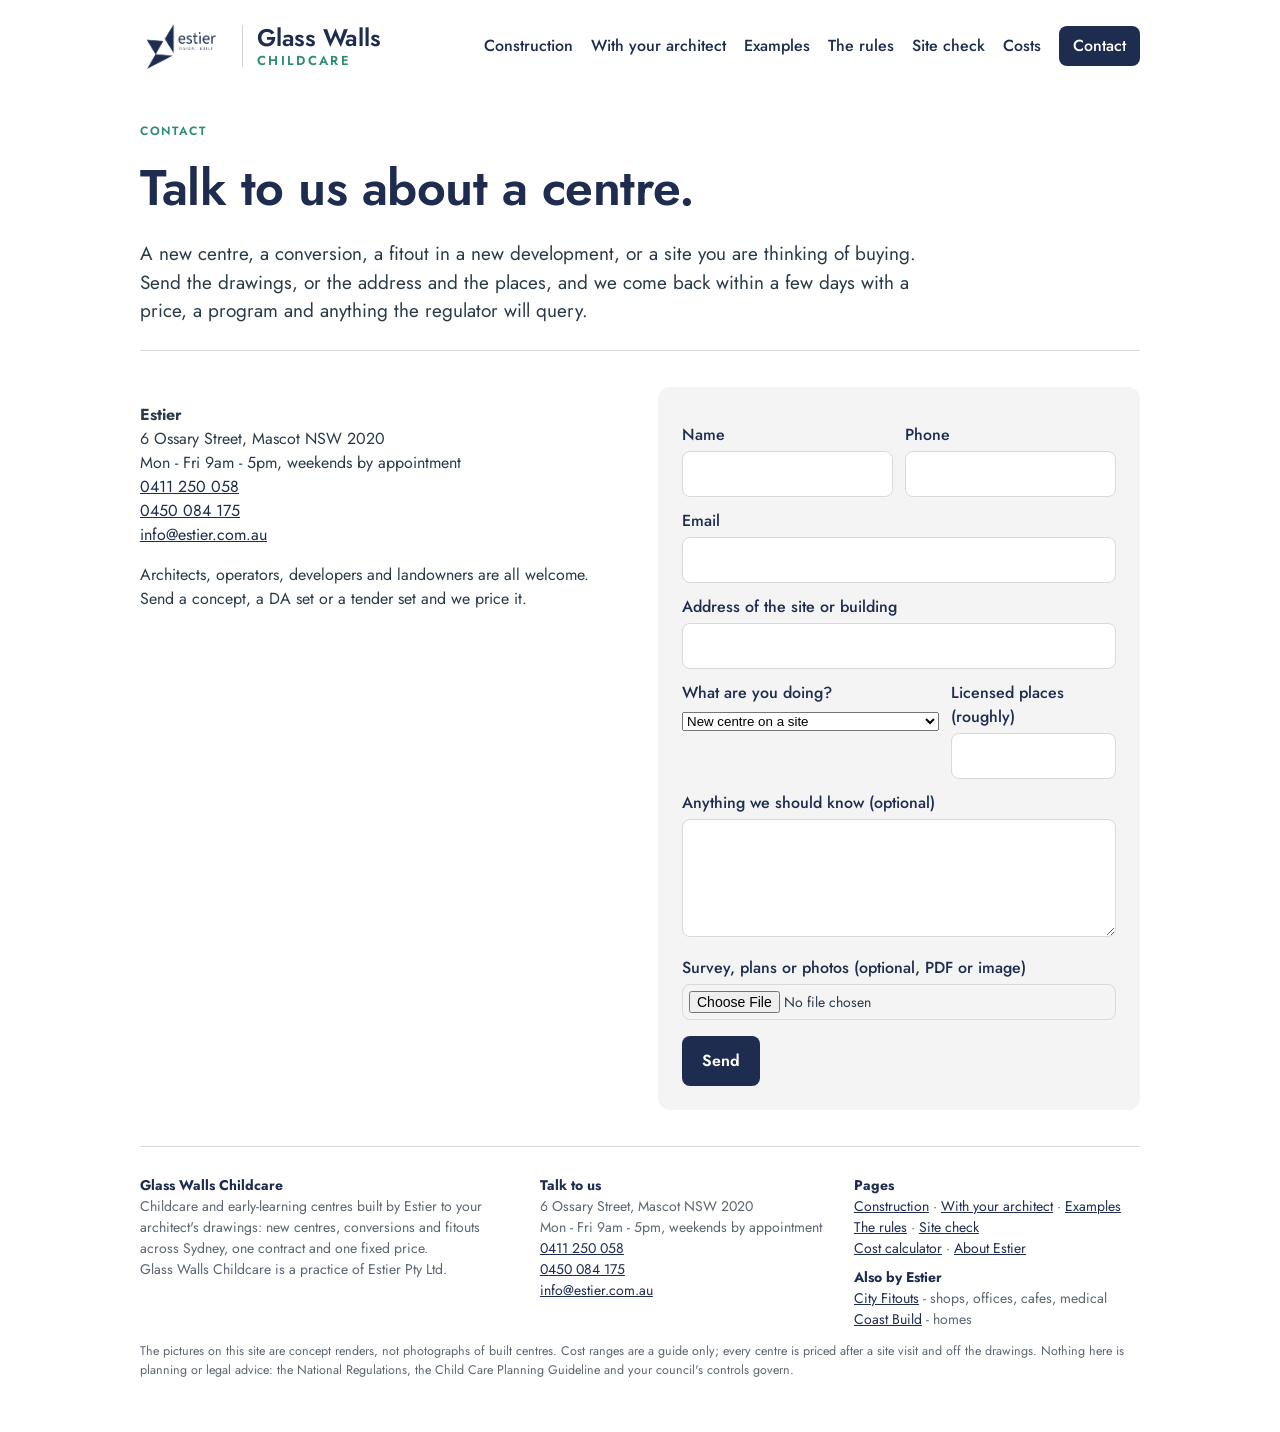
<file: contact.html>
<!doctype html>
<html lang="en-AU">
<head>
<meta charset="utf-8">
<meta name="viewport" content="width=device-width,initial-scale=1">
<title>Contact | Glass Walls Childcare by Estier</title>
<meta name="description" content="Talk to Estier about a new childcare centre, a conversion or a fitout in Sydney.">
<link rel="canonical" href="https://glasswallschildcare.com/contact">
<meta property="og:title" content="Contact | Glass Walls Childcare by Estier">
<meta property="og:description" content="Talk to Estier about a new childcare centre, a conversion or a fitout in Sydney.">
<meta property="og:url" content="https://glasswallschildcare.com/contact">
<meta property="og:type" content="website">
<meta property="og:image" content="https://glasswallschildcare.com/images/preschool-room.jpg">
<link rel="icon" href="data:image/svg+xml,%3Csvg xmlns='http://www.w3.org/2000/svg' viewBox='0 0 48 48'%3E%3Crect x='6' y='8' width='36' height='32' rx='3' fill='none' stroke='%231E2C4F' stroke-width='4'/%3E%3Cline x1='24' y1='8' x2='24' y2='40' stroke='%232E8B74' stroke-width='4'/%3E%3Cline x1='6' y1='24' x2='42' y2='24' stroke='%232E8B74' stroke-width='4'/%3E%3C/svg%3E">
<link rel="preconnect" href="https://fonts.googleapis.com"><link rel="preconnect" href="https://fonts.gstatic.com" crossorigin>
<link href="https://fonts.googleapis.com/css2?family=Jost:wght@400;500;600;700&display=swap" rel="stylesheet">
<link rel="stylesheet" href="/style.css">
<link rel="stylesheet" href="/gw.css">
<script async src="https://www.googletagmanager.com/gtag/js?id=G-9XJ7DRJZG0"></script><script>window.dataLayer=window.dataLayer||[];function gtag(){dataLayer.push(arguments);}gtag("js",new Date());gtag("config","G-9XJ7DRJZG0");</script>
</head>
<body>
<div class="wrap">
  <header class="top">
    <a class="brand" href="/"><img src="/images/estier-logo.png" alt="Estier" width="118" height="75"><span class="bname"><b>Glass Walls</b><small>Childcare</small></span></a>
    <nav><a href="/childcare-centre-construction-sydney">Construction</a><a href="/working-with-architects">With your architect</a><a href="/examples">Examples</a><a href="/childcare-centre-rules-nsw">The rules</a><a href="/childcare-site-check">Site check</a><a href="/childcare-centre-cost">Costs</a><a class="cta" href="/contact">Contact</a></nav>
  </header>

  <section class="hero"><div class="kick">Contact</div><h1>Talk to us about a centre.</h1>
    <p>A new centre, a conversion, a fitout in a new development, or a site you are thinking of buying. Send the drawings, or the address and the places, and we come back within a few days with a price, a program and anything the regulator will query.</p></section>
  <section class="band two-col">
    <div>
      <p><b>Estier</b><br>6 Ossary Street, Mascot NSW 2020<br>Mon - Fri 9am - 5pm, weekends by appointment<br><a href="tel:0411250058">0411 250 058</a><br><a href="tel:0450084175">0450 084 175</a><br><a href="mailto:info@estier.com.au">info@estier.com.au</a></p>
      <p>Architects, operators, developers and landowners are all welcome. Send a concept, a DA set or a tender set and we price it.</p>
    </div>
    
    <form class="form" name="childcare-enquiry" method="POST" enctype="multipart/form-data" data-netlify="true" action="/thanks.html">
      <input type="hidden" name="form-name" value="childcare-enquiry">
      <input type="hidden" name="page" value="contact">
      <input type="hidden" name="calculator" id="calcField">
      <div class="two"><div><label for="name">Name</label><input id="name" name="name" required></div><div><label for="phone">Phone</label><input id="phone" name="phone" type="tel" required></div></div>
      <label for="email">Email</label><input id="email" name="email" type="email" required>
      <label for="address">Address of the site or building</label><input id="address" name="address" required>
      <div class="two"><div><label for="ptype">What are you doing?</label>
      <select id="ptype" name="project_type"><option>New centre on a site</option><option>Converting an existing building</option><option>Fitting out a shell in a new development</option><option>Not sure yet - checking a site</option></select></div>
      <div><label for="places">Licensed places (roughly)</label><input id="places" name="places" type="number" min="0" max="300"></div></div>
      <label for="notes">Anything we should know (optional)</label><textarea id="notes" name="notes" rows="4"></textarea>
      <label for="plan">Survey, plans or photos (optional, PDF or image)</label><input type="file" id="plan" name="plan" accept="image/*,.pdf">
      <p style="margin:16px 0 0"><button class="btn" type="submit">Send</button></p>
    </form>
  </section>

  <footer>
    <div class="fcols">
      <div><b>Glass Walls Childcare</b><br>Childcare and early-learning centres built by Estier to your architect's drawings: new centres, conversions and fitouts across Sydney, one contract and one fixed price.<br><span class="muted">Glass Walls Childcare is a practice of Estier Pty Ltd.</span></div>
      <div><b>Talk to us</b><br>6 Ossary Street, Mascot NSW 2020<br>Mon - Fri 9am - 5pm, weekends by appointment<br><a href="tel:0411250058">0411 250 058</a><br><a href="tel:0450084175">0450 084 175</a><br><a href="mailto:info@estier.com.au">info@estier.com.au</a></div>
      <div><b>Pages</b><br><a href="/childcare-centre-construction-sydney">Construction</a> · <a href="/working-with-architects">With your architect</a> · <a href="/examples">Examples</a><br><a href="/childcare-centre-rules-nsw">The rules</a> · <a href="/childcare-site-check">Site check</a><br><a href="/childcare-centre-cost">Cost calculator</a> · <a href="/about">About Estier</a><br><b style="display:block;margin-top:8px">Also by Estier</b><a href="https://cityfitouts.com.au">City Fitouts</a> - shops, offices, cafes, medical<br><a href="https://coastbuild.com.au">Coast Build</a> - homes</div>
    </div>
    <p class="fine">The pictures on this site are concept renders, not photographs of built centres. Cost ranges are a guide only; every centre is priced after a site visit and off the drawings. Nothing here is planning or legal advice: the National Regulations, the Child Care Planning Guideline and your council's controls govern.</p>
  </footer>
</div>
</body></html>
</file>
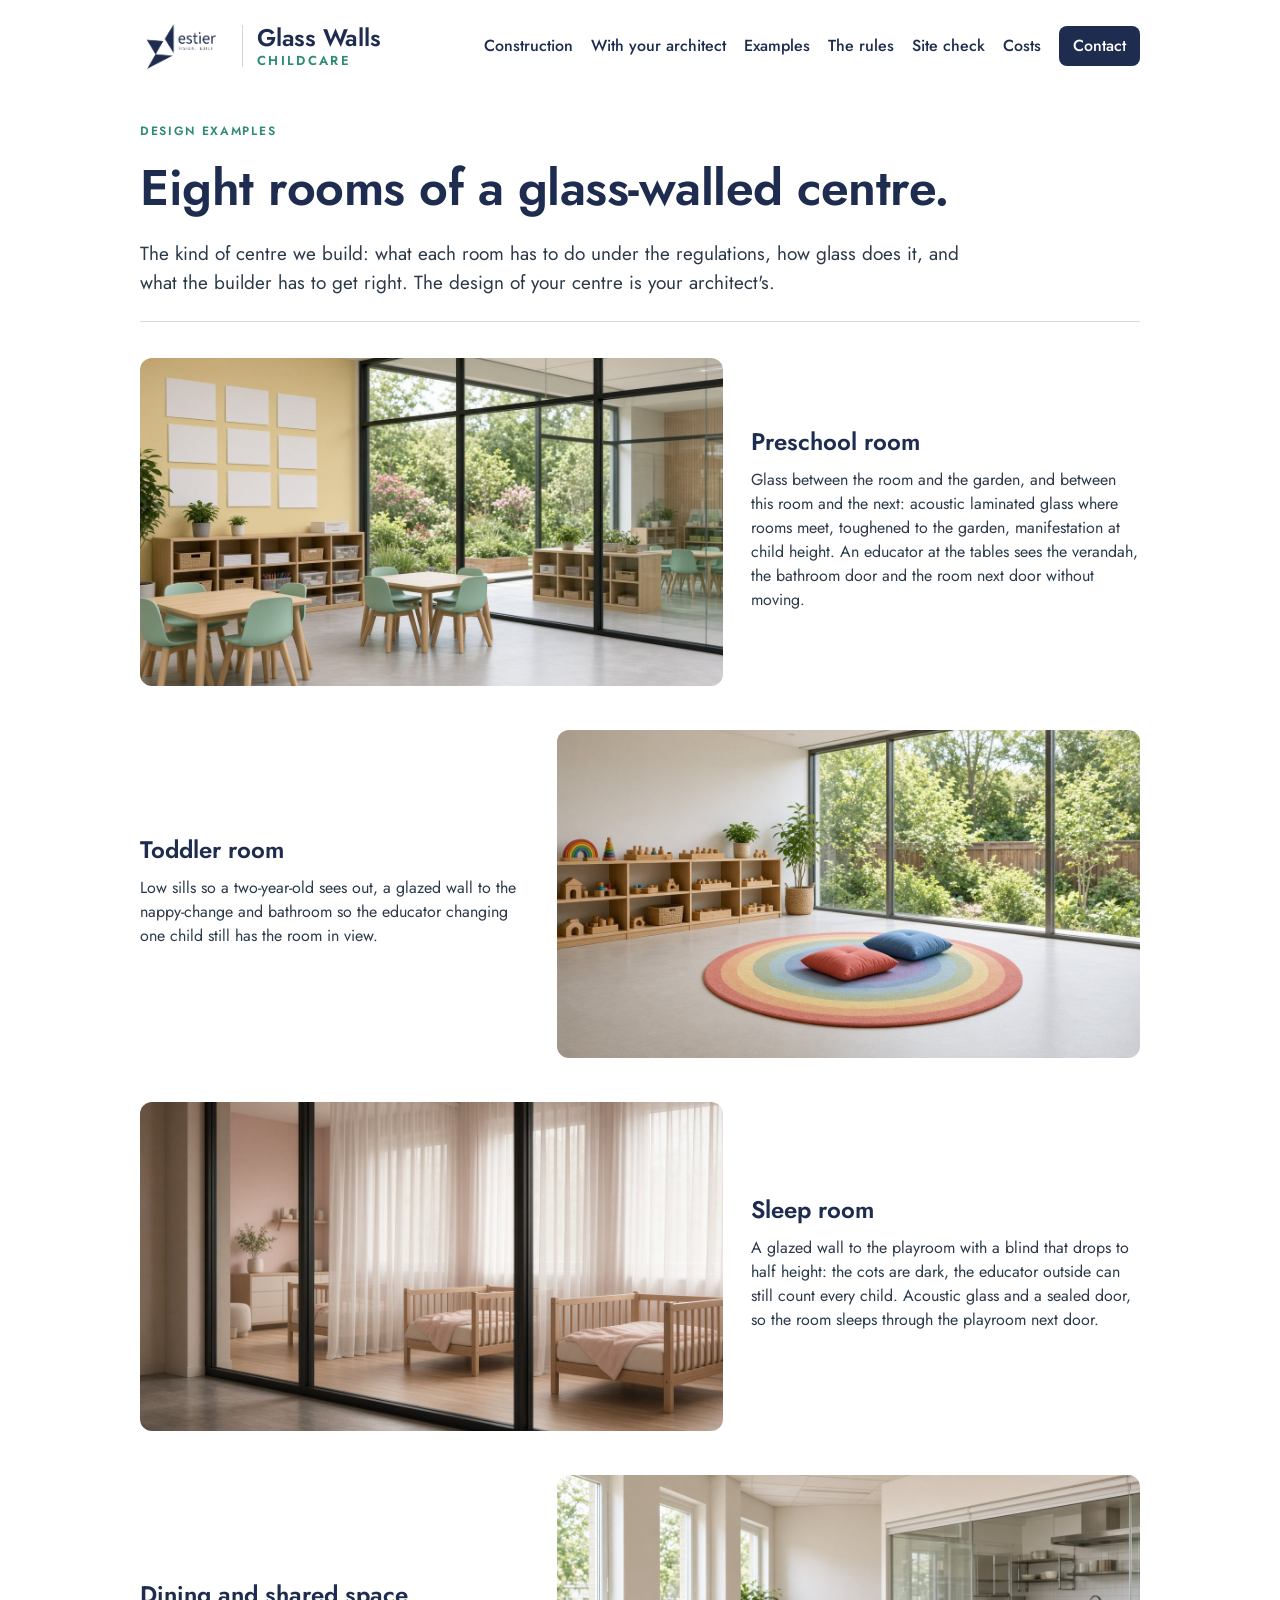
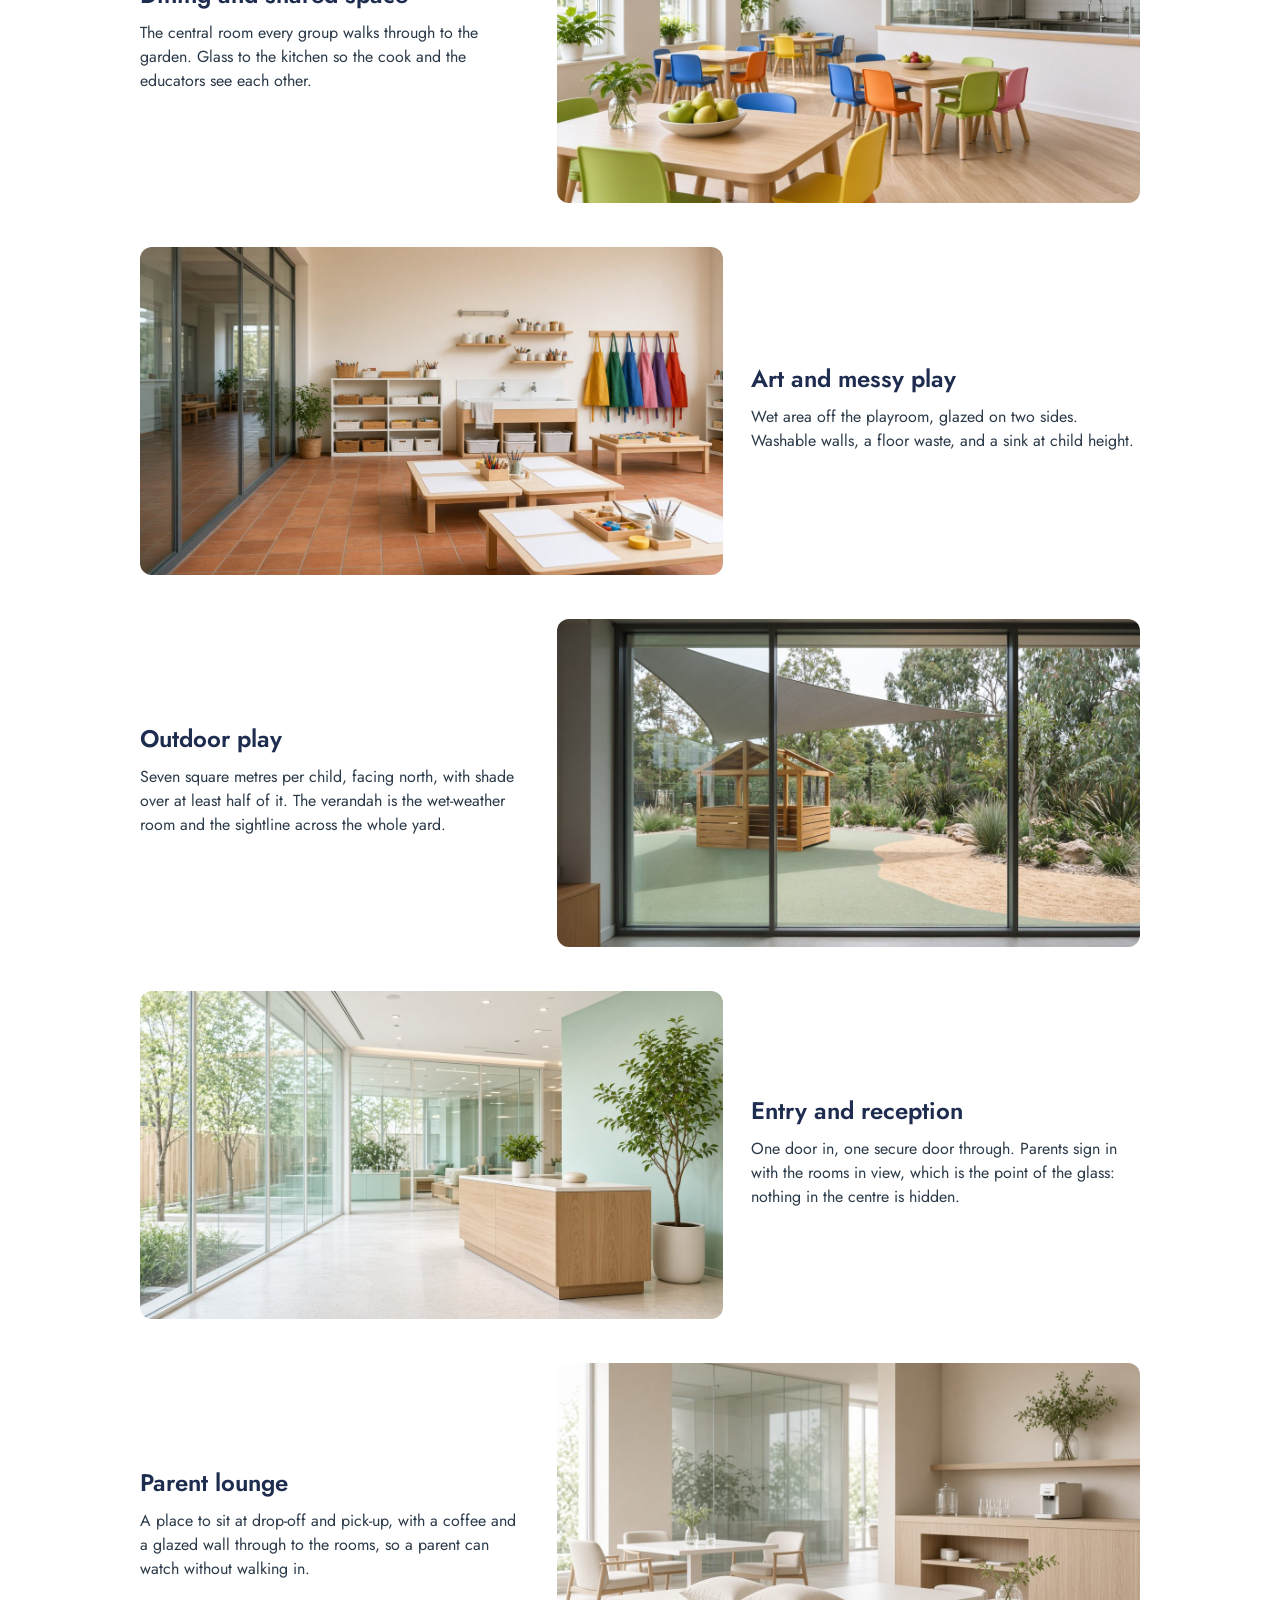
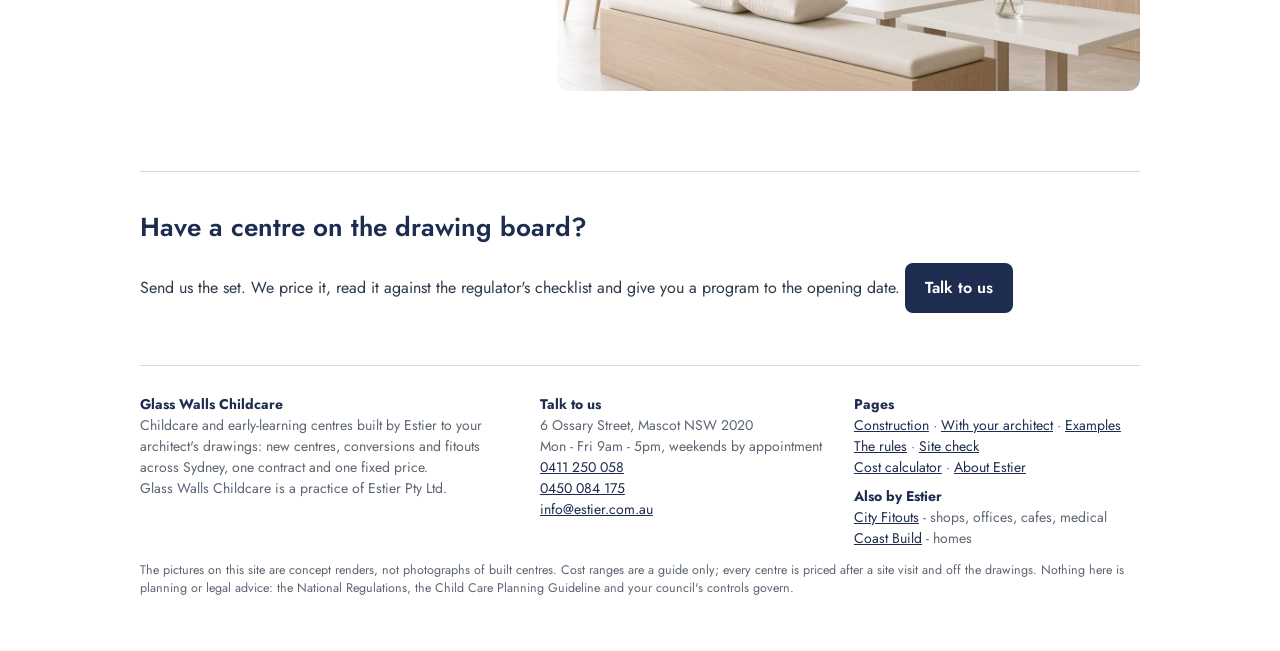
<file: examples.html>
<!doctype html>
<html lang="en-AU">
<head>
<meta charset="utf-8">
<meta name="viewport" content="width=device-width,initial-scale=1">
<title>Childcare design examples | Glass Walls Childcare by Estier</title>
<meta name="description" content="Eight rooms of a glass-walled childcare centre and how Estier builds each one: playrooms, sleep room, art room, dining, outdoor play, entry and parent lounge.">
<link rel="canonical" href="https://glasswallschildcare.com/examples">
<meta property="og:title" content="Childcare design examples | Glass Walls Childcare by Estier">
<meta property="og:description" content="Eight rooms of a glass-walled childcare centre and how Estier builds each one: playrooms, sleep room, art room, dining, outdoor play, entry and parent lounge.">
<meta property="og:url" content="https://glasswallschildcare.com/examples">
<meta property="og:type" content="website">
<meta property="og:image" content="https://glasswallschildcare.com/images/entry-lobby.jpg">
<link rel="icon" href="data:image/svg+xml,%3Csvg xmlns='http://www.w3.org/2000/svg' viewBox='0 0 48 48'%3E%3Crect x='6' y='8' width='36' height='32' rx='3' fill='none' stroke='%231E2C4F' stroke-width='4'/%3E%3Cline x1='24' y1='8' x2='24' y2='40' stroke='%232E8B74' stroke-width='4'/%3E%3Cline x1='6' y1='24' x2='42' y2='24' stroke='%232E8B74' stroke-width='4'/%3E%3C/svg%3E">
<link rel="preconnect" href="https://fonts.googleapis.com"><link rel="preconnect" href="https://fonts.gstatic.com" crossorigin>
<link href="https://fonts.googleapis.com/css2?family=Jost:wght@400;500;600;700&display=swap" rel="stylesheet">
<link rel="stylesheet" href="/style.css">
<link rel="stylesheet" href="/gw.css">
<script async src="https://www.googletagmanager.com/gtag/js?id=G-9XJ7DRJZG0"></script><script>window.dataLayer=window.dataLayer||[];function gtag(){dataLayer.push(arguments);}gtag("js",new Date());gtag("config","G-9XJ7DRJZG0");</script>
</head>
<body>
<div class="wrap">
  <header class="top">
    <a class="brand" href="/"><img src="/images/estier-logo.png" alt="Estier" width="118" height="75"><span class="bname"><b>Glass Walls</b><small>Childcare</small></span></a>
    <nav><a href="/childcare-centre-construction-sydney">Construction</a><a href="/working-with-architects">With your architect</a><a href="/examples">Examples</a><a href="/childcare-centre-rules-nsw">The rules</a><a href="/childcare-site-check">Site check</a><a href="/childcare-centre-cost">Costs</a><a class="cta" href="/contact">Contact</a></nav>
  </header>

  <section class="hero"><div class="kick">Design examples</div><h1>Eight rooms of a glass-walled centre.</h1>
    <p>The kind of centre we build: what each room has to do under the regulations, how glass does it, and what the builder has to get right. The design of your centre is your architect's.</p></section>
  <section class="band"><div class="examples"><figure id="preschool-room" class=""><img src="/images/preschool-room.jpg" alt="Preschool room: glass-walled childcare centre" loading="lazy" width="1280" height="720"><figcaption><h2>Preschool room</h2><p>Glass between the room and the garden, and between this room and the next: acoustic laminated glass where rooms meet, toughened to the garden, manifestation at child height. An educator at the tables sees the verandah, the bathroom door and the room next door without moving.</p></figcaption></figure><figure id="toddler-room" class="flip"><img src="/images/toddler-room.jpg" alt="Toddler room: glass-walled childcare centre" loading="lazy" width="1280" height="720"><figcaption><h2>Toddler room</h2><p>Low sills so a two-year-old sees out, a glazed wall to the nappy-change and bathroom so the educator changing one child still has the room in view.</p></figcaption></figure><figure id="sleep-room" class=""><img src="/images/sleep-room.jpg" alt="Sleep room: glass-walled childcare centre" loading="lazy" width="1280" height="720"><figcaption><h2>Sleep room</h2><p>A glazed wall to the playroom with a blind that drops to half height: the cots are dark, the educator outside can still count every child. Acoustic glass and a sealed door, so the room sleeps through the playroom next door.</p></figcaption></figure><figure id="dining-room" class="flip"><img src="/images/dining-room.jpg" alt="Dining and shared space: glass-walled childcare centre" loading="lazy" width="1280" height="720"><figcaption><h2>Dining and shared space</h2><p>The central room every group walks through to the garden. Glass to the kitchen so the cook and the educators see each other.</p></figcaption></figure><figure id="art-room" class=""><img src="/images/art-room.jpg" alt="Art and messy play: glass-walled childcare centre" loading="lazy" width="1280" height="720"><figcaption><h2>Art and messy play</h2><p>Wet area off the playroom, glazed on two sides. Washable walls, a floor waste, and a sink at child height.</p></figcaption></figure><figure id="outdoor-play" class="flip"><img src="/images/outdoor-play.jpg" alt="Outdoor play: glass-walled childcare centre" loading="lazy" width="1280" height="720"><figcaption><h2>Outdoor play</h2><p>Seven square metres per child, facing north, with shade over at least half of it. The verandah is the wet-weather room and the sightline across the whole yard.</p></figcaption></figure><figure id="entry-lobby" class=""><img src="/images/entry-lobby.jpg" alt="Entry and reception: glass-walled childcare centre" loading="lazy" width="1280" height="720"><figcaption><h2>Entry and reception</h2><p>One door in, one secure door through. Parents sign in with the rooms in view, which is the point of the glass: nothing in the centre is hidden.</p></figcaption></figure><figure id="parent-lounge" class="flip"><img src="/images/parent-lounge.jpg" alt="Parent lounge: glass-walled childcare centre" loading="lazy" width="1280" height="720"><figcaption><h2>Parent lounge</h2><p>A place to sit at drop-off and pick-up, with a coffee and a glazed wall through to the rooms, so a parent can watch without walking in.</p></figcaption></figure></div></section>
  <section class="band"><h2>Have a centre on the drawing board?</h2><p>Send us the set. We price it, read it against the regulator's checklist and give you a program to the opening date. <a class="btn" href="/contact">Talk to us</a></p></section>

  <footer>
    <div class="fcols">
      <div><b>Glass Walls Childcare</b><br>Childcare and early-learning centres built by Estier to your architect's drawings: new centres, conversions and fitouts across Sydney, one contract and one fixed price.<br><span class="muted">Glass Walls Childcare is a practice of Estier Pty Ltd.</span></div>
      <div><b>Talk to us</b><br>6 Ossary Street, Mascot NSW 2020<br>Mon - Fri 9am - 5pm, weekends by appointment<br><a href="tel:0411250058">0411 250 058</a><br><a href="tel:0450084175">0450 084 175</a><br><a href="mailto:info@estier.com.au">info@estier.com.au</a></div>
      <div><b>Pages</b><br><a href="/childcare-centre-construction-sydney">Construction</a> · <a href="/working-with-architects">With your architect</a> · <a href="/examples">Examples</a><br><a href="/childcare-centre-rules-nsw">The rules</a> · <a href="/childcare-site-check">Site check</a><br><a href="/childcare-centre-cost">Cost calculator</a> · <a href="/about">About Estier</a><br><b style="display:block;margin-top:8px">Also by Estier</b><a href="https://cityfitouts.com.au">City Fitouts</a> - shops, offices, cafes, medical<br><a href="https://coastbuild.com.au">Coast Build</a> - homes</div>
    </div>
    <p class="fine">The pictures on this site are concept renders, not photographs of built centres. Cost ranges are a guide only; every centre is priced after a site visit and off the drawings. Nothing here is planning or legal advice: the National Regulations, the Child Care Planning Guideline and your council's controls govern.</p>
  </footer>
</div>
</body></html>
</file>
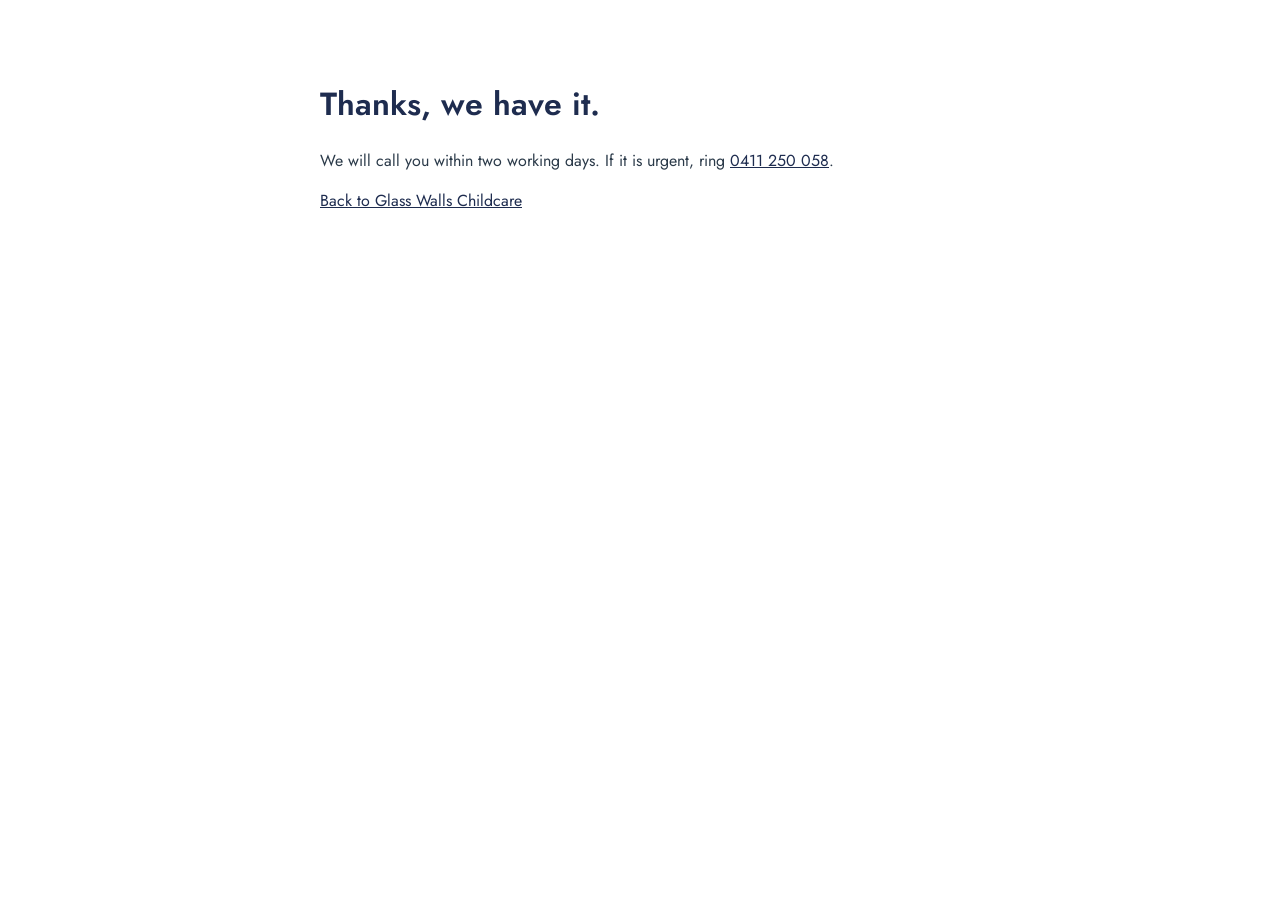
<file: thanks.html>
<!doctype html><html lang="en-AU"><head><meta charset="utf-8"><meta name="viewport" content="width=device-width,initial-scale=1"><title>Thanks - Glass Walls Childcare</title><meta name="robots" content="noindex"><link href="https://fonts.googleapis.com/css2?family=Jost:wght@400;500;600&display=swap" rel="stylesheet"><style>body{font-family:Jost,system-ui,sans-serif;color:#2B3A49;max-width:640px;margin:80px auto;padding:0 20px;line-height:1.5}h1{color:#1E2C4F;font-weight:600}a{color:#1E2C4F}</style><script async src="https://www.googletagmanager.com/gtag/js?id=G-9XJ7DRJZG0"></script><script>window.dataLayer=window.dataLayer||[];function gtag(){dataLayer.push(arguments);}gtag("js",new Date());gtag("config","G-9XJ7DRJZG0");</script>
</head><body><h1>Thanks, we have it.</h1><p>We will call you within two working days. If it is urgent, ring <a href="tel:0411250058">0411 250 058</a>.</p><p><a href="/">Back to Glass Walls Childcare</a></p></body></html>
</file>
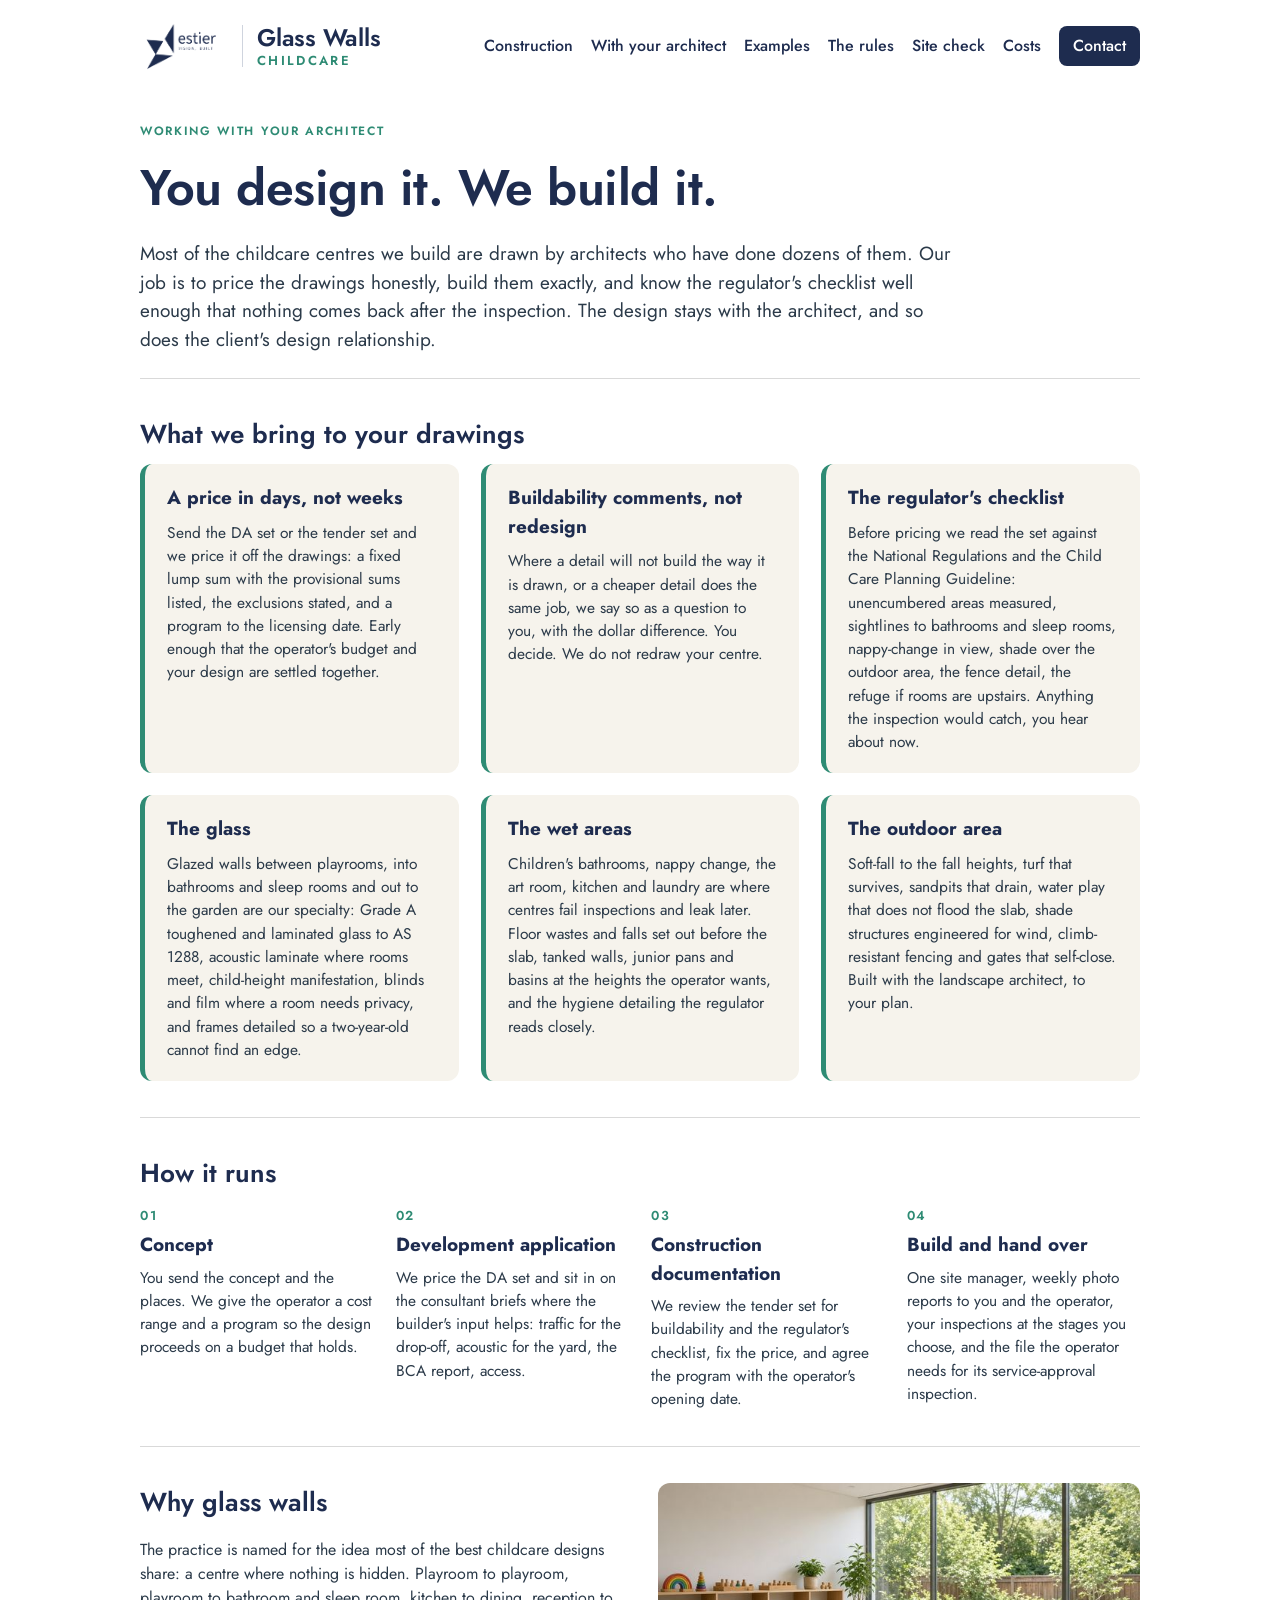
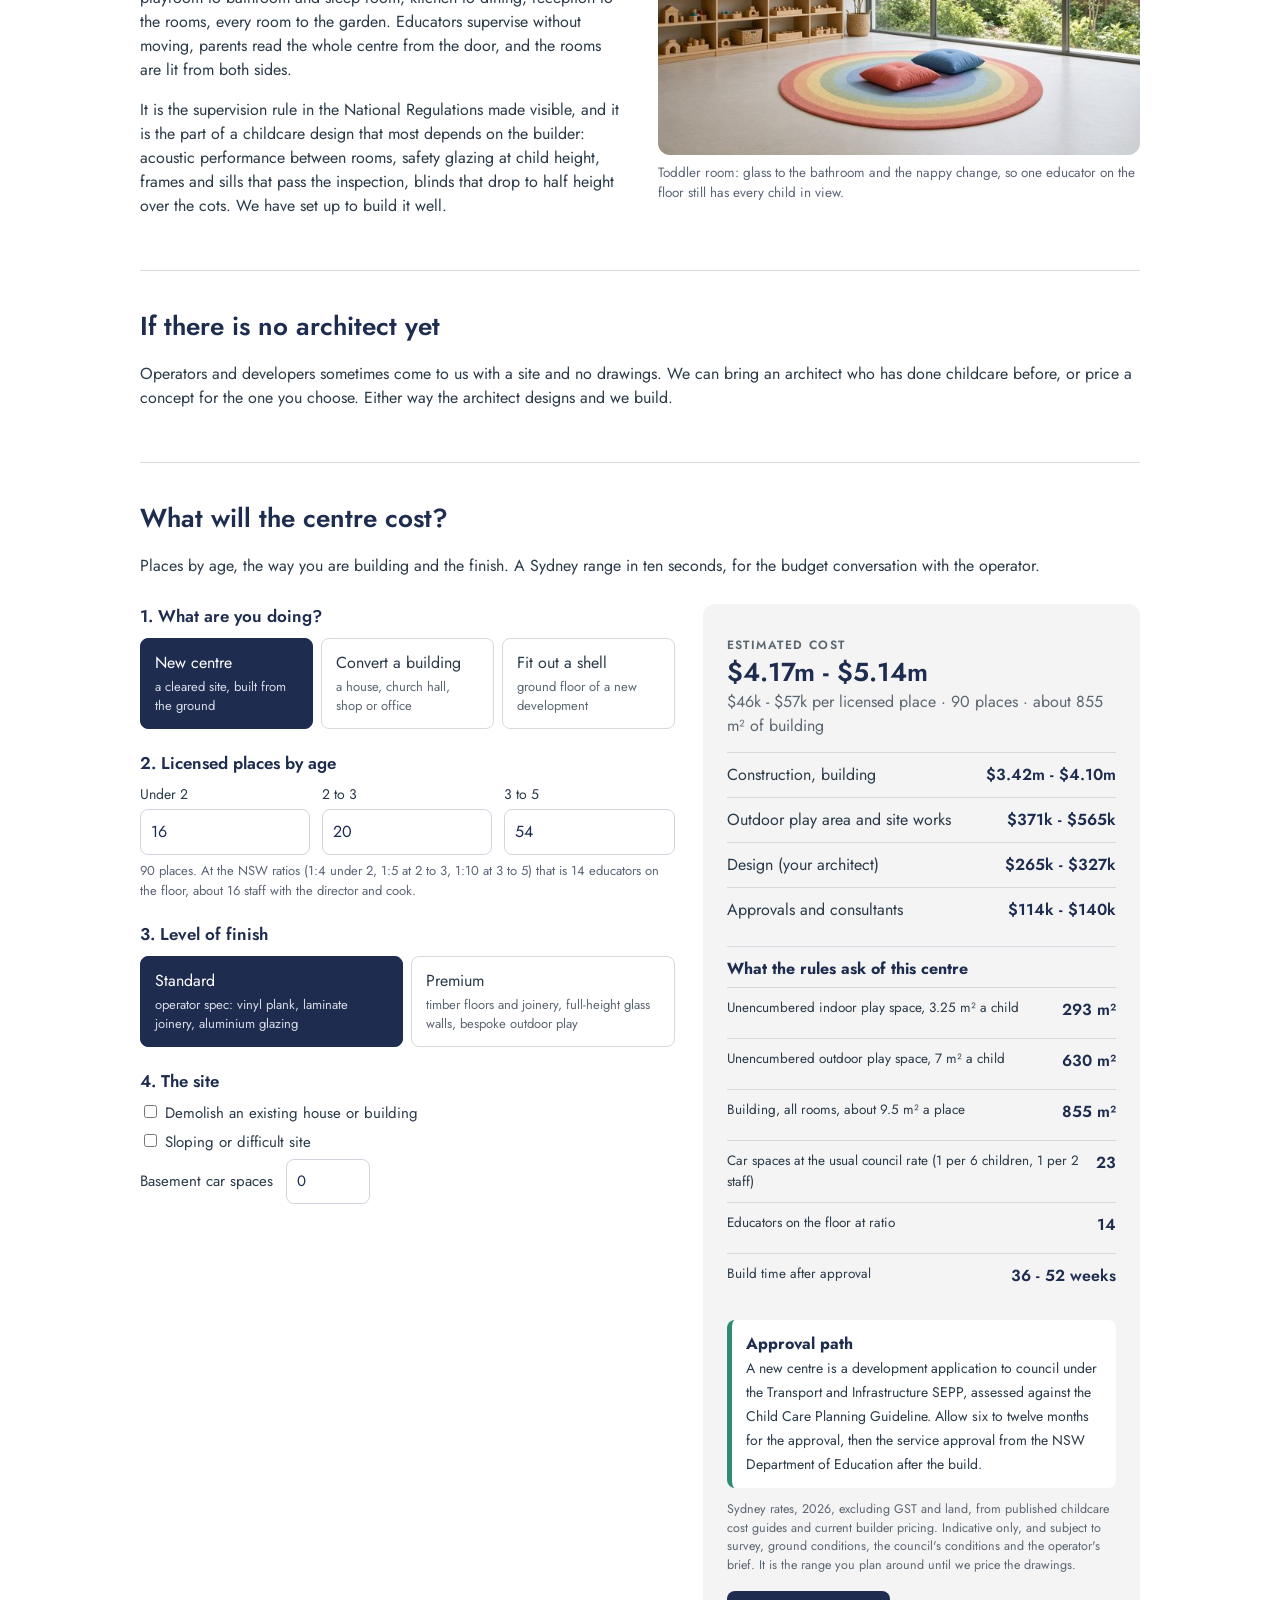
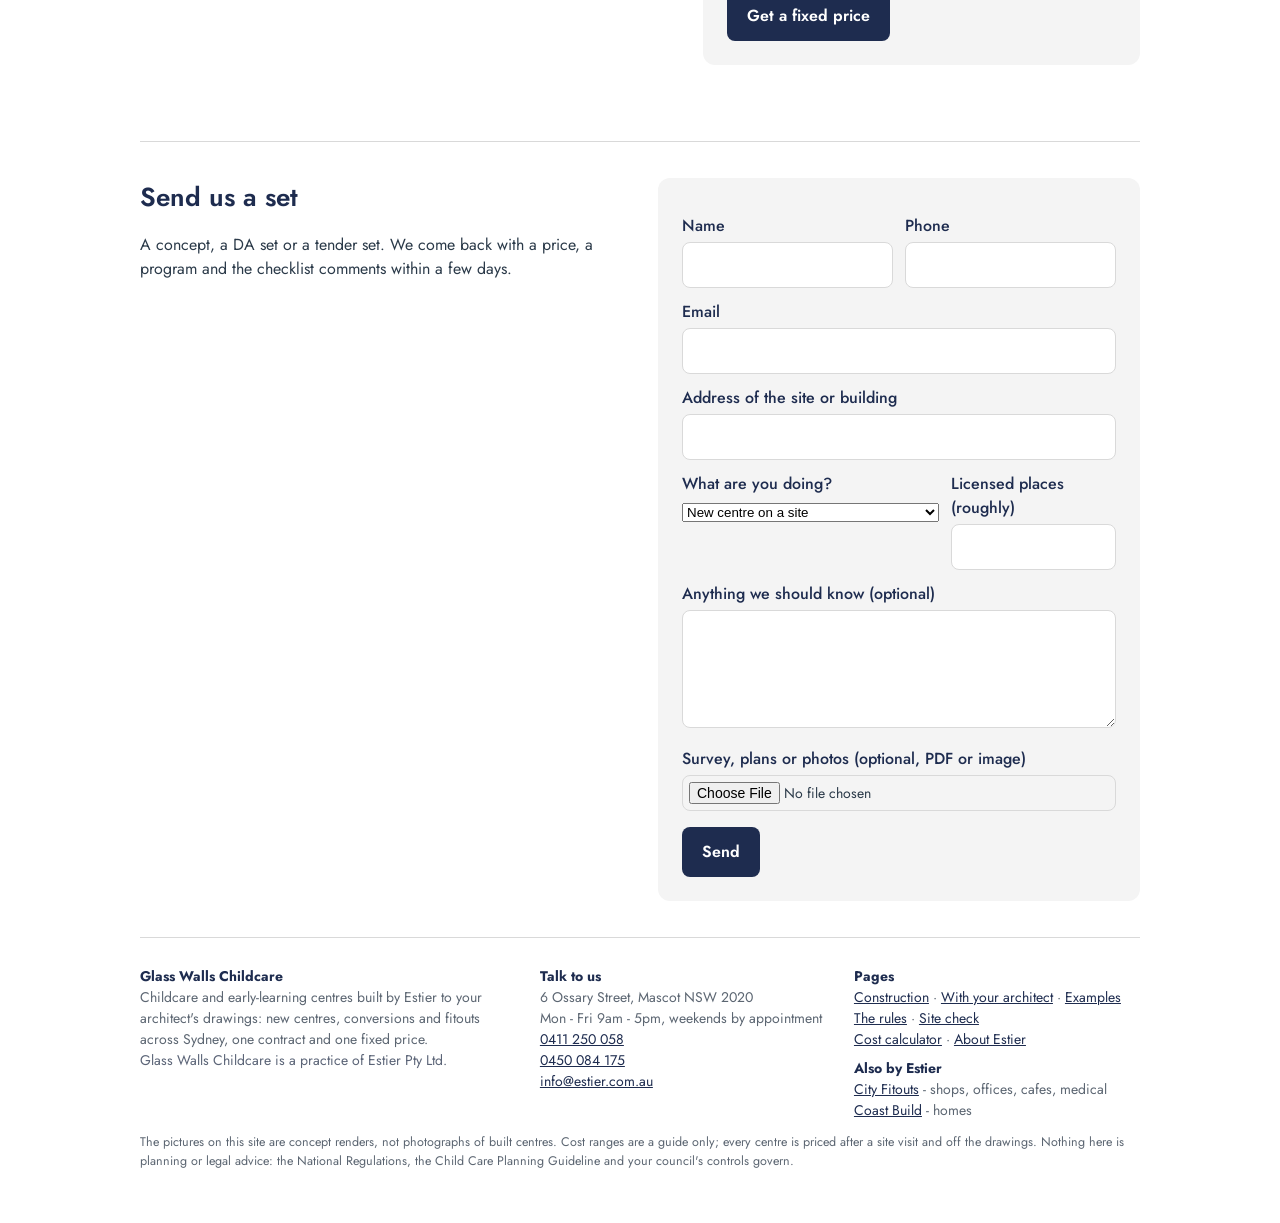
<file: working-with-architects.html>
<!doctype html>
<html lang="en-AU">
<head>
<meta charset="utf-8">
<meta name="viewport" content="width=device-width,initial-scale=1">
<title>Working with your architect | Glass Walls Childcare by Estier</title>
<meta name="description" content="How Estier builds a childcare centre to an architect's drawings: buildability review, pricing off the drawings, the regulator's checklist, and the glass-wall detailing, with the architect kept in charge of the design.">
<link rel="canonical" href="https://glasswallschildcare.com/working-with-architects">
<meta property="og:title" content="Working with your architect | Glass Walls Childcare by Estier">
<meta property="og:description" content="How Estier builds a childcare centre to an architect's drawings: buildability review, pricing off the drawings, the regulator's checklist, and the glass-wall detailing, with the architect kept in charge of the design.">
<meta property="og:url" content="https://glasswallschildcare.com/working-with-architects">
<meta property="og:type" content="website">
<meta property="og:image" content="https://glasswallschildcare.com/images/toddler-room.jpg">
<link rel="icon" href="data:image/svg+xml,%3Csvg xmlns='http://www.w3.org/2000/svg' viewBox='0 0 48 48'%3E%3Crect x='6' y='8' width='36' height='32' rx='3' fill='none' stroke='%231E2C4F' stroke-width='4'/%3E%3Cline x1='24' y1='8' x2='24' y2='40' stroke='%232E8B74' stroke-width='4'/%3E%3Cline x1='6' y1='24' x2='42' y2='24' stroke='%232E8B74' stroke-width='4'/%3E%3C/svg%3E">
<link rel="preconnect" href="https://fonts.googleapis.com"><link rel="preconnect" href="https://fonts.gstatic.com" crossorigin>
<link href="https://fonts.googleapis.com/css2?family=Jost:wght@400;500;600;700&display=swap" rel="stylesheet">
<link rel="stylesheet" href="/style.css">
<link rel="stylesheet" href="/gw.css">
<script async src="https://www.googletagmanager.com/gtag/js?id=G-9XJ7DRJZG0"></script><script>window.dataLayer=window.dataLayer||[];function gtag(){dataLayer.push(arguments);}gtag("js",new Date());gtag("config","G-9XJ7DRJZG0");</script>
</head>
<body>
<div class="wrap">
  <header class="top">
    <a class="brand" href="/"><img src="/images/estier-logo.png" alt="Estier" width="118" height="75"><span class="bname"><b>Glass Walls</b><small>Childcare</small></span></a>
    <nav><a href="/childcare-centre-construction-sydney">Construction</a><a href="/working-with-architects">With your architect</a><a href="/examples">Examples</a><a href="/childcare-centre-rules-nsw">The rules</a><a href="/childcare-site-check">Site check</a><a href="/childcare-centre-cost">Costs</a><a class="cta" href="/contact">Contact</a></nav>
  </header>

  <section class="hero"><div class="kick">Working with your architect</div><h1>You design it. We build it.</h1>
    <p>Most of the childcare centres we build are drawn by architects who have done dozens of them. Our job is to price the drawings honestly, build them exactly, and know the regulator's checklist well enough that nothing comes back after the inspection. The design stays with the architect, and so does the client's design relationship.</p></section>
  <section class="band">
    <h2>What we bring to your drawings</h2>
    <div class="cards three">
      <div class="card"><h3>A price in days, not weeks</h3><p>Send the DA set or the tender set and we price it off the drawings: a fixed lump sum with the provisional sums listed, the exclusions stated, and a program to the licensing date. Early enough that the operator's budget and your design are settled together.</p></div>
      <div class="card"><h3>Buildability comments, not redesign</h3><p>Where a detail will not build the way it is drawn, or a cheaper detail does the same job, we say so as a question to you, with the dollar difference. You decide. We do not redraw your centre.</p></div>
      <div class="card"><h3>The regulator's checklist</h3><p>Before pricing we read the set against the National Regulations and the Child Care Planning Guideline: unencumbered areas measured, sightlines to bathrooms and sleep rooms, nappy-change in view, shade over the outdoor area, the fence detail, the refuge if rooms are upstairs. Anything the inspection would catch, you hear about now.</p></div>
      <div class="card"><h3>The glass</h3><p>Glazed walls between playrooms, into bathrooms and sleep rooms and out to the garden are our specialty: Grade A toughened and laminated glass to AS 1288, acoustic laminate where rooms meet, child-height manifestation, blinds and film where a room needs privacy, and frames detailed so a two-year-old cannot find an edge.</p></div>
      <div class="card"><h3>The wet areas</h3><p>Children's bathrooms, nappy change, the art room, kitchen and laundry are where centres fail inspections and leak later. Floor wastes and falls set out before the slab, tanked walls, junior pans and basins at the heights the operator wants, and the hygiene detailing the regulator reads closely.</p></div>
      <div class="card"><h3>The outdoor area</h3><p>Soft-fall to the fall heights, turf that survives, sandpits that drain, water play that does not flood the slab, shade structures engineered for wind, climb-resistant fencing and gates that self-close. Built with the landscape architect, to your plan.</p></div>
    </div>
  </section>
  <section class="band">
    <h2>How it runs</h2>
    <div class="steps four">
      <div><span class="num">01</span><h3>Concept</h3><p>You send the concept and the places. We give the operator a cost range and a program so the design proceeds on a budget that holds.</p></div>
      <div><span class="num">02</span><h3>Development application</h3><p>We price the DA set and sit in on the consultant briefs where the builder's input helps: traffic for the drop-off, acoustic for the yard, the BCA report, access.</p></div>
      <div><span class="num">03</span><h3>Construction documentation</h3><p>We review the tender set for buildability and the regulator's checklist, fix the price, and agree the program with the operator's opening date.</p></div>
      <div><span class="num">04</span><h3>Build and hand over</h3><p>One site manager, weekly photo reports to you and the operator, your inspections at the stages you choose, and the file the operator needs for its service-approval inspection.</p></div>
    </div>
  </section>
  <section class="band">
    <div class="two-col">
      <div>
        <h2>Why glass walls</h2>
        <p>The practice is named for the idea most of the best childcare designs share: a centre where nothing is hidden. Playroom to playroom, playroom to bathroom and sleep room, kitchen to dining, reception to the rooms, every room to the garden. Educators supervise without moving, parents read the whole centre from the door, and the rooms are lit from both sides.</p>
        <p>It is the supervision rule in the National Regulations made visible, and it is the part of a childcare design that most depends on the builder: acoustic performance between rooms, safety glazing at child height, frames and sills that pass the inspection, blinds that drop to half height over the cots. We have set up to build it well.</p>
      </div>
      <div><img src="/images/toddler-room-s.jpg" alt="Toddler room concept with a glazed wall to the bathroom" width="640" height="360" loading="lazy"><p class="cap">Toddler room: glass to the bathroom and the nappy change, so one educator on the floor still has every child in view.</p></div>
    </div>
  </section>
  <section class="band"><h2>If there is no architect yet</h2><p>Operators and developers sometimes come to us with a site and no drawings. We can bring an architect who has done childcare before, or price a concept for the one you choose. Either way the architect designs and we build.</p></section>
  
  <section class="band" id="checker">
    <h2>What will the centre cost?</h2>
    <p>Places by age, the way you are building and the finish. A Sydney range in ten seconds, for the budget conversation with the operator.</p>
    
  <div class="calc" id="calc">
    <div>
      <div class="q"><label class="h">1. What are you doing?</label>
        <div class="opts" id="type">
          <button class="opt on" data-v="new">New centre<small>a cleared site, built from the ground</small></button>
          <button class="opt" data-v="conv">Convert a building<small>a house, church hall, shop or office</small></button>
          <button class="opt" data-v="shell">Fit out a shell<small>ground floor of a new development</small></button>
        </div></div>
      <div class="q"><label class="h">2. Licensed places by age</label>
        <div class="three"><div><label for="p0">Under 2</label><input type="number" id="p0" value="16" min="0" max="80" step="1"></div><div><label for="p2">2 to 3</label><input type="number" id="p2" value="20" min="0" max="80" step="1"></div><div><label for="p3">3 to 5</label><input type="number" id="p3" value="54" min="0" max="150" step="1"></div></div>
        <p class="hint" id="placesHint"></p></div>
      <div class="q"><label class="h">3. Level of finish</label>
        <div class="opts" id="grade">
          <button class="opt on" data-v="std">Standard<small>operator spec: vinyl plank, laminate joinery, aluminium glazing</small></button>
          <button class="opt" data-v="prem">Premium<small>timber floors and joinery, full-height glass walls, bespoke outdoor play</small></button>
        </div></div>
      <div class="q"><label class="h">4. The site</label>
        <label class="chk nb"><input type="checkbox" id="demo"> Demolish an existing house or building</label>
        <label class="chk"><input type="checkbox" id="slope"> Sloping or difficult site</label>
        <label class="chk nb">Basement car spaces <input type="number" id="bays" value="0" min="0" max="60" style="width:84px;margin-left:8px"></label></div>
    </div>
    <aside class="result" id="result">
      <div class="cap">Estimated cost</div>
      <div class="big" id="cost">-</div>
      <div class="sub" id="perplace">-</div>
      <div class="row"><span>Construction, building</span><b id="cCon">-</b></div>
      <div class="row"><span>Outdoor play area and site works</span><b id="cOut">-</b></div>
      <div class="row"><span>Design (your architect)</span><b id="cDes">-</b></div>
      <div class="row"><span>Approvals and consultants</span><b id="cApp">-</b></div>
      <div class="mins" id="mins"></div>
      <div class="appr" id="appr"></div>
      <div class="fine">Sydney rates, 2026, excluding GST and land, from published childcare cost guides and current builder pricing. Indicative only, and subject to survey, ground conditions, the council's conditions and the operator's brief. It is the range you plan around until we price the drawings.</div>
      <p style="margin:16px 0 0"><a class="btn" href="/contact">Get a fixed price</a></p>
    </aside>
  </div>

  </section>
  <section class="band two-col">
    <div><h2>Send us a set</h2><p>A concept, a DA set or a tender set. We come back with a price, a program and the checklist comments within a few days.</p></div>
    
    <form class="form" name="childcare-enquiry" method="POST" enctype="multipart/form-data" data-netlify="true" action="/thanks.html">
      <input type="hidden" name="form-name" value="childcare-enquiry">
      <input type="hidden" name="page" value="architects">
      <input type="hidden" name="calculator" id="calcField">
      <div class="two"><div><label for="name">Name</label><input id="name" name="name" required></div><div><label for="phone">Phone</label><input id="phone" name="phone" type="tel" required></div></div>
      <label for="email">Email</label><input id="email" name="email" type="email" required>
      <label for="address">Address of the site or building</label><input id="address" name="address" required>
      <div class="two"><div><label for="ptype">What are you doing?</label>
      <select id="ptype" name="project_type"><option>New centre on a site</option><option>Converting an existing building</option><option>Fitting out a shell in a new development</option><option>Not sure yet - checking a site</option></select></div>
      <div><label for="places">Licensed places (roughly)</label><input id="places" name="places" type="number" min="0" max="300"></div></div>
      <label for="notes">Anything we should know (optional)</label><textarea id="notes" name="notes" rows="4"></textarea>
      <label for="plan">Survey, plans or photos (optional, PDF or image)</label><input type="file" id="plan" name="plan" accept="image/*,.pdf">
      <p style="margin:16px 0 0"><button class="btn" type="submit">Send</button></p>
    </form>
  </section>

<script>
// Sydney 2026 ranges per m2 of building, by scenario and finish. Building area allowed at 9.5 m2 per licensed place (playrooms at 3.25 m2 unencumbered, plus cot rooms, bathrooms, kitchen, laundry, staff, storage, circulation).
const T={new:{name:'New centre',gfa:9.5,r:{std:[4000,4800],prem:[4800,5800]},out:{std:[350,500],prem:[500,750]},site:[150000,250000],weeks:[36,52],
   ap:'A new centre is a development application to council under the Transport and Infrastructure SEPP, assessed against the Child Care Planning Guideline. Allow six to twelve months for the approval, then the service approval from the NSW Department of Education after the build.'},
 conv:{name:'Conversion',gfa:9.5,r:{std:[2600,3300],prem:[3300,4200]},out:{std:[350,500],prem:[500,750]},site:[60000,120000],weeks:[20,30],
   ap:'Converting a building to a centre is a change of use and a development application, with the same space, parking and outdoor rules as a new centre. Existing buildings rarely give 3.25 m2 a child without opening walls, so the structure is checked first.'},
 shell:{name:'Fitout of a shell',gfa:9.5,r:{std:[2000,2600],prem:[2600,3300]},out:{std:[500,800],prem:[800,1100]},site:[0,0],weeks:[14,22],
   ap:'If the development consent already names a centre-based child care facility on the ground floor, the fitout can go through a private certifier. If it does not, it is a development application. The outdoor area is usually a podium or rooftop with a fall-height fence and soft-fall over the slab.'}};
const DES={std:0.07,prem:0.09}, APP={std:0.03,prem:0.04}, ADDS={demo:[40000,80000],bay:[75000,110000],slope:[0.08,0.15]};
const S={type:'new',grade:'std'};
const $=id=>document.getElementById(id);
const money=n=>n>=1000000?'$'+(n/1000000).toFixed(n<10000000?2:1)+'m':'$'+Math.round(n/1000)+'k';
const n=id=>Math.max(0,Math.round(+$(id).value||0));
function calc(){
  const t=T[S.type], g=S.grade, p0=n('p0'), p2=n('p2'), p3=n('p3'), places=p0+p2+p3;
  $('qDemo')&&0; [...document.querySelectorAll('.nb')].forEach(x=>x.style.display=S.type==='shell'?'none':'');
  const ed=Math.ceil(p0/4)+Math.ceil(p2/5)+Math.ceil(p3/10), staff=ed+2;
  const indoor=Math.ceil(places*3.25), outdoor=places*7, gfa=Math.round(places*t.gfa);
  const park=Math.ceil(places/6)+Math.ceil(staff/2);
  $('placesHint').textContent=places?(places+' places. At the NSW ratios (1:4 under 2, 1:5 at 2 to 3, 1:10 at 3 to 5) that is '+ed+' educators on the floor, about '+staff+' staff with the director and cook.'):'Put in the places in each age group.';
  if(!places){ $('cost').textContent='-'; $('perplace').textContent='Put in the licensed places to see the range.'; $('mins').innerHTML=''; return; }
  let con=[gfa*t.r[g][0],gfa*t.r[g][1]];
  if($('slope').checked){con=[con[0]*(1+ADDS.slope[0]),con[1]*(1+ADDS.slope[1])];}
  let out=[outdoor*t.out[g][0]+t.site[0],outdoor*t.out[g][1]+t.site[1]];
  if(S.type!=='shell'){ if($('demo').checked){out[0]+=ADDS.demo[0];out[1]+=ADDS.demo[1];} const b=n('bays'); out[0]+=b*ADDS.bay[0]; out[1]+=b*ADDS.bay[1]; }
  const base=[con[0]+out[0],con[1]+out[1]];
  const des=[base[0]*DES[g],base[1]*DES[g]], app=[base[0]*APP[g],base[1]*APP[g]], tot=[base[0]+des[0]+app[0],base[1]+des[1]+app[1]];
  const rng=r=>money(r[0])+' - '+money(r[1]);
  $('cost').textContent=rng(tot);
  $('perplace').textContent=money(tot[0]/places)+' - '+money(tot[1]/places)+' per licensed place · '+places+' places · about '+gfa.toLocaleString('en-AU')+' m² of building';
  $('cCon').textContent=rng(con); $('cOut').textContent=rng(out); $('cDes').textContent=rng(des); $('cApp').textContent=rng(app);
  $('mins').innerHTML='<b>What the rules ask of this centre</b><div class="row"><span>Unencumbered indoor play space, 3.25 m² a child</span><b>'+indoor+' m²</b></div><div class="row"><span>Unencumbered outdoor play space, 7 m² a child</span><b>'+outdoor+' m²</b></div><div class="row"><span>Building, all rooms, about 9.5 m² a place</span><b>'+gfa.toLocaleString('en-AU')+' m²</b></div><div class="row"><span>Car spaces at the usual council rate (1 per 6 children, 1 per 2 staff)</span><b>'+park+'</b></div><div class="row"><span>Educators on the floor at ratio</span><b>'+ed+'</b></div><div class="row"><span>Build time after approval</span><b>'+t.weeks[0]+' - '+t.weeks[1]+' weeks</b></div>';
  $('appr').innerHTML='<b>Approval path</b><span>'+t.ap+'</span>';
  const line=t.name+' | '+places+' places ('+p0+'/'+p2+'/'+p3+') | '+g+' finish | demo:'+($('demo').checked?'y':'n')+' slope:'+($('slope').checked?'y':'n')+' bays:'+n('bays')+' | '+rng(tot)+' (building '+rng(con)+', outdoor and site '+rng(out)+', design '+rng(des)+', approvals '+rng(app)+')';
  try{sessionStorage.setItem('gw_calc',line)}catch(e){}
  const cf=$('calcField'); if(cf) cf.value=line;
}
$('type').addEventListener('click',e=>{const b=e.target.closest('.opt');if(!b)return;[...$('type').children].forEach(x=>x.classList.remove('on'));b.classList.add('on');S.type=b.dataset.v;calc();});
$('grade').addEventListener('click',e=>{const b=e.target.closest('.opt');if(!b)return;[...$('grade').children].forEach(x=>x.classList.remove('on'));b.classList.add('on');S.grade=b.dataset.v;calc();});
['p0','p2','p3','bays'].forEach(id=>$(id).addEventListener('input',calc));
['demo','slope'].forEach(id=>$(id).addEventListener('change',calc));
const pre=new URLSearchParams(location.search).get('type'); if(pre&&T[pre]){S.type=pre;[...$('type').children].forEach(x=>x.classList.toggle('on',x.dataset.v===pre));}
calc();
</script>

  <footer>
    <div class="fcols">
      <div><b>Glass Walls Childcare</b><br>Childcare and early-learning centres built by Estier to your architect's drawings: new centres, conversions and fitouts across Sydney, one contract and one fixed price.<br><span class="muted">Glass Walls Childcare is a practice of Estier Pty Ltd.</span></div>
      <div><b>Talk to us</b><br>6 Ossary Street, Mascot NSW 2020<br>Mon - Fri 9am - 5pm, weekends by appointment<br><a href="tel:0411250058">0411 250 058</a><br><a href="tel:0450084175">0450 084 175</a><br><a href="mailto:info@estier.com.au">info@estier.com.au</a></div>
      <div><b>Pages</b><br><a href="/childcare-centre-construction-sydney">Construction</a> · <a href="/working-with-architects">With your architect</a> · <a href="/examples">Examples</a><br><a href="/childcare-centre-rules-nsw">The rules</a> · <a href="/childcare-site-check">Site check</a><br><a href="/childcare-centre-cost">Cost calculator</a> · <a href="/about">About Estier</a><br><b style="display:block;margin-top:8px">Also by Estier</b><a href="https://cityfitouts.com.au">City Fitouts</a> - shops, offices, cafes, medical<br><a href="https://coastbuild.com.au">Coast Build</a> - homes</div>
    </div>
    <p class="fine">The pictures on this site are concept renders, not photographs of built centres. Cost ranges are a guide only; every centre is priced after a site visit and off the drawings. Nothing here is planning or legal advice: the National Regulations, the Child Care Planning Guideline and your council's controls govern.</p>
  </footer>
</div>
</body></html>
</file>
<file: style.css>
:root{--navy:#1E2C4F;--amber:#9D3200;--body:#2B3A49;--muted:#5C6672;--lgrey:#D9D9D9;--tint:#F4F4F4;--ok:#2E7D32;--white:#fff}
*{box-sizing:border-box}
html,body{margin:0;font-family:Jost,system-ui,-apple-system,"Segoe UI",Helvetica,Arial,sans-serif;color:var(--body);background:var(--white);line-height:1.5}
a{color:var(--navy)}
.wrap{max-width:1040px;margin:0 auto;padding:0 20px}
header.top{display:flex;align-items:center;justify-content:space-between;padding:18px 0}
.brand{display:flex;align-items:center;gap:10px;text-decoration:none}
.brand svg{width:32px;height:32px}
.brand b{font-size:22px;font-weight:600;color:var(--navy);letter-spacing:-.01em}
.brand b span{color:var(--amber)}
nav a{margin-left:22px;text-decoration:none;font-weight:500;color:var(--navy)}
.hero{padding:26px 0 10px}
.hero h1{font-size:clamp(30px,5vw,50px);line-height:1.05;margin:0 0 12px;color:var(--navy);font-weight:600;letter-spacing:-.01em}
.hero p{font-size:19px;max-width:640px;margin:0 0 6px}
.calc{display:grid;grid-template-columns:1.1fr .9fr;gap:28px;margin:26px 0 40px}
@media(max-width:820px){.calc{grid-template-columns:1fr}}
.q{margin-bottom:22px}
.q label.h{display:block;font-weight:600;color:var(--navy);margin-bottom:8px;font-size:17px}
.opts{display:grid;grid-template-columns:repeat(auto-fit,minmax(150px,1fr));gap:8px}
.opt{border:1.5px solid var(--lgrey);border-radius:8px;padding:12px 14px;cursor:pointer;background:#fff;text-align:left;font:inherit;color:var(--body)}
.opt small{display:block;color:var(--muted);font-size:13px;margin-top:2px}
.opt.on{border-color:var(--navy);background:var(--navy);color:#fff}
.opt.on small{color:#d6dbe6}
input[type=number]{font:inherit;font-size:22px;width:180px;padding:10px 12px;border:1.5px solid var(--lgrey);border-radius:8px;color:var(--navy)}
.chk{display:flex;gap:8px;align-items:flex-start;font-size:15px}
.result{background:var(--tint);border-radius:12px;padding:24px;position:sticky;top:16px;align-self:start}
.result .cap{font-size:12px;letter-spacing:.12em;text-transform:uppercase;color:var(--muted);font-weight:600}
.result .big{font-size:clamp(20px,2.6vw,26px);color:var(--navy);font-weight:600;line-height:1.15;margin:4px 0 2px;white-space:nowrap}
.result .row.sub2{font-size:14px;color:var(--muted);border-top:0;padding:4px 0 2px}
.result .row.tot{border-top:2px solid var(--navy);font-weight:600}
.result .sub{color:var(--muted);margin-bottom:14px}
.result .row{display:flex;justify-content:space-between;gap:12px;padding:10px 0;border-top:1px solid var(--lgrey)}
.result .row b{color:var(--navy);font-weight:600;white-space:nowrap}
.appr{margin-top:14px;border-radius:8px;padding:12px 14px;background:#fff;border-left:5px solid var(--amber)}
.appr b{display:block;color:var(--navy)}
.appr span{font-size:14px}
.fine{font-size:12.5px;color:var(--muted);margin-top:12px}
.btn{display:inline-block;background:var(--navy);color:#fff;border:0;border-radius:8px;padding:13px 20px;font:inherit;font-weight:600;font-size:16px;cursor:pointer;text-decoration:none}
.btn.amber{background:var(--amber);color:#fff}
section.band{padding:36px 0;border-top:1px solid var(--lgrey)}
section h2{color:var(--navy);font-size:26px;margin:0 0 10px;font-weight:600}
.cols{display:grid;grid-template-columns:repeat(auto-fit,minmax(240px,1fr));gap:22px}
.form{background:var(--tint);border-radius:12px;padding:24px;max-width:640px}
.form label{display:block;font-weight:500;color:var(--navy);margin:12px 0 4px}
.form input[type=file]{padding:6px;font-size:14px}
.form input,.form textarea{width:100%;font:inherit;padding:10px 12px;border:1.5px solid var(--lgrey);border-radius:8px}
.form .two{display:grid;grid-template-columns:1fr 1fr;gap:12px}
@media(max-width:600px){.form .two{grid-template-columns:1fr}}
.faq details{border-top:1px solid var(--lgrey);padding:12px 0}
.faq summary{font-weight:600;color:var(--navy);cursor:pointer;font-size:17px}
table{width:100%;border-collapse:collapse;font-size:15px;margin-top:8px}
th{text-align:left;background:var(--lgrey);color:#000;padding:8px 10px;font-weight:600}
td{padding:8px 10px;border-bottom:1px solid var(--lgrey)}
td.n{text-align:right;white-space:nowrap}
footer{padding:28px 0 40px;border-top:1px solid var(--lgrey);font-size:14px;color:var(--muted)}
footer b{color:var(--navy)}
.hide{display:none}
.hero.split{display:grid;grid-template-columns:1.05fr .95fr;gap:32px;align-items:center;padding:18px 0 8px}
.heroimg{min-height:380px;height:100%;border-radius:14px;background:url(/images/cafe.jpg) center 45%/cover no-repeat}
@media(max-width:820px){.hero.split{grid-template-columns:1fr}.heroimg{min-height:240px}}
nav a.cta{background:var(--amber);color:#fff;padding:8px 14px;border-radius:8px}
@media(max-width:900px){nav a{margin-left:12px;font-size:14px}nav a.cta{display:none}}
@media(max-width:640px){header.top{flex-wrap:wrap}nav{width:100%;margin-top:6px;display:flex;flex-wrap:wrap;gap:6px 0}nav a{margin:0 12px 0 0}}
.kick{font-size:12px;letter-spacing:.14em;text-transform:uppercase;color:var(--amber);font-weight:600;margin-bottom:8px}
.hero p b{color:var(--navy)}
.cards{display:grid;gap:12px}
.card{background:var(--tint);border-radius:10px;padding:14px 16px}
.card h3{margin:0 0 4px;color:var(--navy);font-size:17px}
.card p{margin:0;font-size:15px}
ul.tick{margin:0;padding-left:20px}ul.tick li{margin-bottom:8px}
.gallery{display:grid;grid-template-columns:repeat(auto-fit,minmax(220px,1fr));gap:14px}
.gallery figure{margin:0}.gallery img{width:100%;aspect-ratio:16/10;object-fit:cover;border-radius:10px;display:block}
.gallery figcaption{font-size:13px;color:var(--muted);margin-top:6px}
.spaces{display:grid;grid-template-columns:repeat(auto-fit,minmax(200px,1fr));gap:14px}
.spaces a{display:block;text-decoration:none;border-radius:12px;overflow:hidden;background:var(--tint)}
.spaces a img{width:100%;aspect-ratio:16/10;object-fit:cover;display:block}
.spaces a div{padding:10px 12px}
.spaces a b{display:block;color:var(--navy);font-size:17px}
.spaces a span{font-size:13px;color:var(--muted)}
.cta-band{background:var(--tint);border-radius:14px;padding:32px;margin:24px 0;text-align:center;border:0}
.cta-band p{max-width:620px;margin:8px auto}
.guide{max-width:760px}.guide h2{margin-top:30px}.guide p.lead{font-size:19px}.guide ul{padding-left:20px}.guide li{margin-bottom:8px}
.textlink{color:var(--amber);font-weight:600;font-size:19px;text-decoration:none}.textlink:hover{text-decoration:underline}
.ref{margin:12px 0 0;font-size:14px;color:var(--body);background:#fff;border-left:4px solid var(--amber);padding:8px 12px;border-radius:6px}.ref a{color:var(--amber);font-weight:600;text-decoration:none}
</file>
<file: gw.css>
/* Glass Walls Childcare additions on top of style.css (shared with Sydney Fitouts / City Fitouts / Coast Build). Navy text, sage-green accent. */
:root{--amber:#2E8B74;--sea:#2E8B74;--sage:#2E8B74;--sand:#F6F3EC}
body{background:#fff}
.kick{color:var(--sage);margin-bottom:22px}
.textlink{color:var(--sage)}
nav a.cta{background:var(--navy)}
@media(min-width:641px){nav{display:flex;align-items:center;flex-wrap:nowrap}nav a{white-space:nowrap;margin-left:18px}}
@media(min-width:901px) and (max-width:1180px){nav a{margin-left:12px;font-size:15px}}
.appr{border-left-color:var(--sage)}
.btn.amber{background:var(--navy)}
.btn.ghost{background:#fff;color:var(--navy);border:2px solid var(--navy);margin-left:8px}
header.top .brand{display:flex;align-items:center;gap:14px;text-decoration:none}
header.top .brand img{width:88px;height:auto}
header.top .bname{display:flex;flex-direction:column;line-height:1.05;border-left:1px solid #cfd4de;padding-left:14px}
header.top .bname b{font-size:24px;color:var(--navy);white-space:nowrap}
header.top .bname small{font-size:13px;letter-spacing:.18em;text-transform:uppercase;color:var(--sage);font-weight:600;margin-top:4px}
.hero{padding:30px 0 10px}.hero h1{max-width:820px}.hero p{margin:0 0 14px;max-width:820px}.hero p:last-child{margin-top:26px}
.calc .hint{font-size:13px;color:#5b6477;margin:6px 0 0}.calc .two{display:grid;grid-template-columns:1fr 1fr;gap:12px}.calc .three{display:grid;grid-template-columns:1fr 1fr 1fr;gap:12px}.calc .two label,.calc .three label{display:block;font-size:14px;margin:0 0 4px}.calc input[type=number]{width:100%;max-width:220px;padding:10px;border:1px solid #cfd4de;border-radius:8px;font:inherit}.calc .chk{display:block;margin:6px 0}.calc .opts{flex-wrap:wrap}
.result .mins{margin:14px 0 6px;padding:10px 0 2px;border-top:1px solid #d9dde5}.result .mins b{display:block;margin-bottom:6px;color:var(--navy)}.result .mins .row span{font-size:13.5px}
.steps{display:grid;grid-template-columns:repeat(3,1fr);gap:22px}.steps.four{grid-template-columns:repeat(4,1fr)}
@media(max-width:820px){.steps,.steps.four{grid-template-columns:1fr}.calc .three{grid-template-columns:1fr}header.top .brand img{width:64px}header.top .bname b{font-size:19px}}
.steps .num{font-size:13px;letter-spacing:.14em;color:var(--sage);font-weight:600}
.steps h3{margin:4px 0 6px;color:var(--navy);font-size:19px}.steps p{margin:0;font-size:15.5px}
.cards.three{display:grid;grid-template-columns:repeat(3,1fr);gap:22px}
@media(max-width:820px){.cards.three{grid-template-columns:1fr}}
.card{background:var(--sand);border-radius:12px;padding:20px 22px;border-left:5px solid var(--sage)}.card h3{margin:0 0 8px;font-size:19px;color:var(--navy)}.card h3 a{text-decoration:none;color:var(--navy)}.card p{margin:0;font-size:15.5px}
.gallery{display:grid;grid-template-columns:repeat(2,1fr);gap:22px}
@media(max-width:820px){.gallery{grid-template-columns:1fr}}
.gallery figure{margin:0}.gallery img{width:100%;height:auto;border-radius:12px;display:block}.gallery figcaption{font-size:14.5px;margin-top:8px;color:var(--body)}.gallery figcaption b{color:var(--navy);display:block;font-size:16px;margin-bottom:2px}
.examples figure{display:grid;grid-template-columns:3fr 2fr;gap:28px;align-items:center;margin:0 0 44px}
.examples figure.flip{grid-template-columns:2fr 3fr}.examples figure.flip img{order:2}
@media(max-width:820px){.examples figure,.examples figure.flip{grid-template-columns:1fr}.examples figure.flip img{order:0}}
.examples img{width:100%;height:auto;border-radius:12px;display:block}.examples h2{margin:0 0 8px;font-size:24px}.examples p{margin:0 0 8px;font-size:16px}.examples .tag{display:inline-block;font-size:12px;letter-spacing:.14em;text-transform:uppercase;color:var(--sage);font-weight:600;margin-top:6px}
.two-col{display:grid;grid-template-columns:1fr 1fr;gap:36px;align-items:start}
@media(max-width:820px){.two-col{grid-template-columns:1fr}}
.two-col img{width:100%;height:auto;border-radius:12px;display:block}.cap{font-size:13.5px;color:#5b6477;margin:8px 0 0}
.ticks{list-style:none;padding:0;margin:0}.ticks li{position:relative;padding-left:28px;margin:0 0 10px;font-size:16px}.ticks li:before{content:"";position:absolute;left:0;top:7px;width:12px;height:12px;border-radius:50%;background:var(--sage)}
.tests{padding-left:22px;margin:0}.tests li{margin:0 0 14px;font-size:16px}.tests li b{color:var(--navy)}
table.rules{width:100%;border-collapse:collapse;font-size:15px;margin:10px 0 0}table.rules th{text-align:left;background:#D9D9D9;color:#000;padding:10px 12px;font-weight:600}table.rules td{padding:10px 12px;border-bottom:1px solid #e3e6ec;vertical-align:top}table.rules td:first-child{white-space:nowrap;color:var(--navy);font-weight:600}
@media(max-width:820px){table.rules td:first-child{white-space:normal}}
.fcols{display:grid;grid-template-columns:1.3fr 1fr 1fr;gap:28px}@media(max-width:820px){.fcols{grid-template-columns:1fr}}
.muted{color:#5b6477;font-size:14px}
</file>
